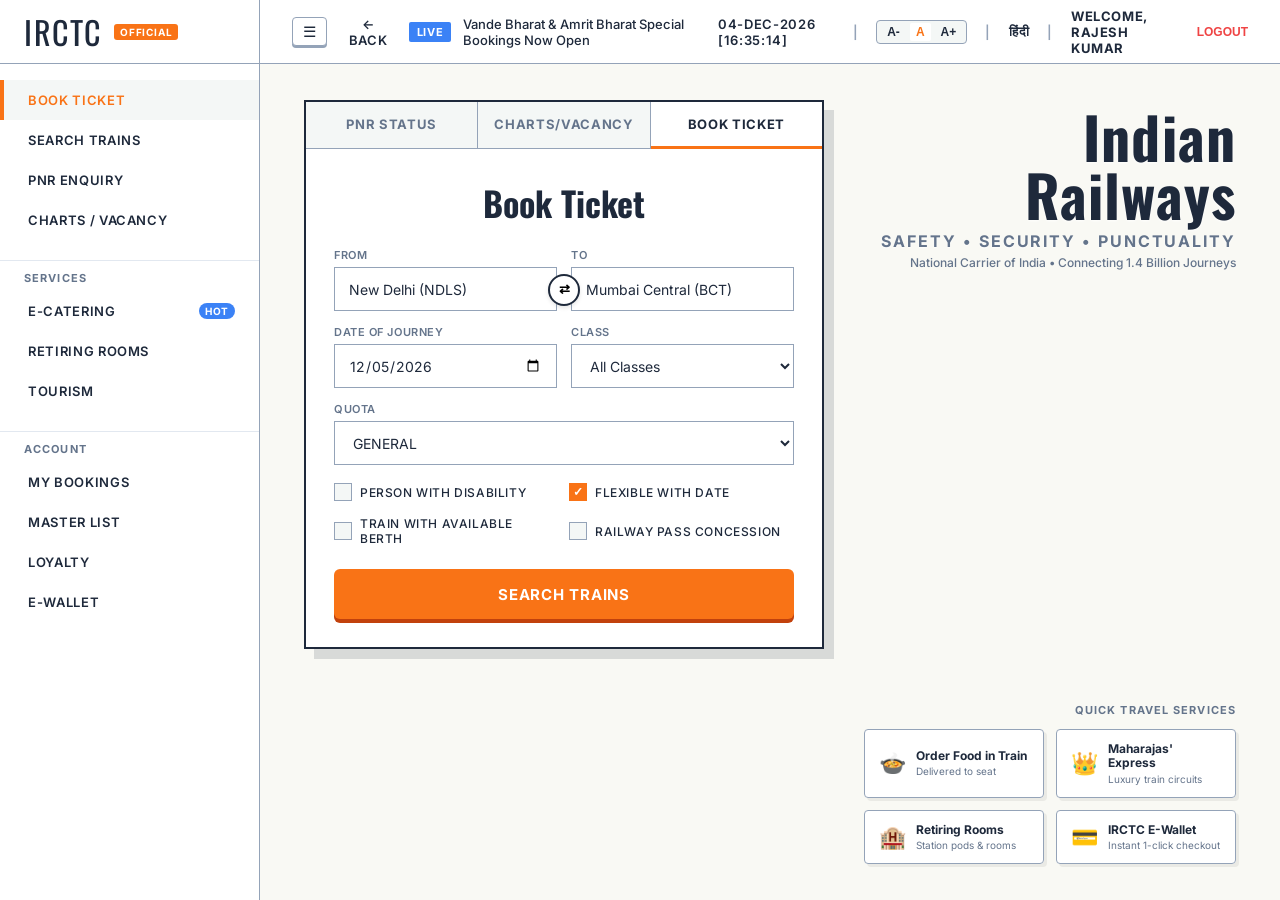
<file: index.html>
<!DOCTYPE html>
<html lang="en">
<head>
    <meta charset="UTF-8">
    <meta name="viewport" content="width=device-width, initial-scale=1.0">
    <title>IRCTC - Indian Railway Catering and Tourism Corporation</title>
    <link href="https://fonts.googleapis.com/css2?family=Inter:wght@400;500;600;700&family=Oswald:wght@500;700&display=swap" rel="stylesheet">
    <link rel="stylesheet" href="shared.css">
    <style>
        /* Content Area */
        .content-area { 
            flex-grow: 1; 
            overflow-y: auto; 
            position: relative; 
            min-height: 0;
            display: flex;
            flex-direction: column;
        }

        .bg-image { 
            position: absolute; 
            inset: 0; 
            background-image: url('https://commons.wikimedia.org/wiki/Special:FilePath/Vande_Bharat_Express_at_maximum_speed.jpg'); 
            background-size: cover; 
            background-position: center right; 
            background-blend-mode: multiply; 
            background-color: rgba(250, 246, 242, 0.45); 
            z-index: 0; 
            filter: grayscale(10%) sepia(10%); 
        }

        /* Two-Column Structured Dashboard (No Overlaps) */
        .dashboard-container {
            position: relative;
            z-index: 2;
            display: flex;
            justify-content: space-between;
            align-items: stretch;
            gap: 40px;
            padding: 36px 44px;
            flex-grow: 1;
        }

        .dashboard-left {
            width: 520px;
            max-width: 100%;
            flex-shrink: 0;
        }

        .dashboard-right {
            flex-grow: 1;
            display: flex;
            flex-direction: column;
            justify-content: space-between;
            align-items: flex-end;
            text-align: right;
            min-width: 320px;
        }

        /* Swiss Styled Widget */
        .widget { 
            width: 100%; 
            background: var(--surface); 
            border: 2px solid var(--ink); 
            box-shadow: 10px 10px 0 rgba(30, 41, 59, 0.15); 
        }

        .widget-tabs { 
            display: flex; 
            border-bottom: 1px solid var(--line-strong); 
            background: var(--paper); 
        }

        .tab { 
            flex: 1; 
            padding: 14px 10px; 
            text-align: center; 
            font-size: 13px; 
            font-weight: 700; 
            color: var(--ink-muted); 
            text-transform: uppercase; 
            cursor: pointer; 
            border-right: 1px solid var(--line-strong); 
            letter-spacing: 0.05em; 
            transition: all 0.15s; 
        }

        .tab:last-child { border-right: none; }
        .tab:hover { color: var(--ink); background: #ebf0ee; }
        .tab.active { background: var(--surface); color: var(--ink); border-bottom: 3px solid var(--accent-blush); margin-bottom: -1px; }
        
        .widget-body { padding: 28px; }
        .widget-title { font-family: var(--font-script); font-size: 34px; margin-bottom: 20px; text-align: center; color: var(--ink); }
        
        .form-grid { display: grid; grid-template-columns: 1fr 1fr; gap: 14px; margin-bottom: 14px; }
        .input-group { position: relative; }
        .input-group.full { grid-column: 1 / -1; }
        label { display: block; font-size: 11px; color: var(--ink-muted); margin-bottom: 5px; text-transform: uppercase; letter-spacing: 0.05em; font-weight: 600; }
        input[type="text"], input[type="date"], select { width: 100%; height: 44px; border: 1px solid var(--line-strong); background: var(--surface); padding: 0 14px; font-family: var(--font-grotesque); font-size: 14px; color: var(--ink); outline: none; border-radius: 0; transition: border-color 0.15s; }
        input:focus, select:focus { border-color: var(--accent-blush); }
        
        .swap-btn { position: absolute; top: 50%; left: 50%; transform: translate(-50%, -50%); width: 32px; height: 32px; background: var(--surface); border: 2px solid var(--ink); display: flex; align-items: center; justify-content: center; cursor: pointer; z-index: 5; margin-top: 10px; font-weight: bold; border-radius: 50%; box-shadow: 0 2px 4px rgba(0,0,0,0.1); transition: transform 0.2s, background 0.15s; }
        .swap-btn:hover { background: var(--paper); transform: translate(-50%, -50%) rotate(180deg); }
        
        .checkbox-group { display: grid; grid-template-columns: 1fr 1fr; gap: 10px; margin: 18px 0; }
        .checkbox-label { display: flex; align-items: center; gap: 8px; font-size: 12px; color: var(--ink); font-weight: 500; cursor: pointer; }
        input[type="checkbox"] { appearance: none; width: 18px; height: 18px; border: 1px solid var(--line-strong); background: var(--paper); cursor: pointer; display: inline-grid; place-content: center; }
        input[type="checkbox"]:checked { background: var(--accent-blush); border-color: var(--accent-blush); }
        input[type="checkbox"]:checked::before { content: "✓"; color: white; font-size: 12px; font-weight: bold; }

        .btn-search { width: 100%; height: 50px; background: var(--accent-blush); color: var(--surface); border: none; border-radius: 6px; font-family: var(--font-grotesque); font-weight: 700; font-size: 15px; text-transform: uppercase; letter-spacing: 0.05em; cursor: pointer; box-shadow: 0 4px 0 #C2410C; transform: translateY(0); transition: transform 0.1s, box-shadow 0.1s, background-color 0.15s; }
        .btn-search:hover { transform: translateY(2px); box-shadow: 0 2px 0 #C2410C; background-color: var(--accent-blush-hover); }
        .btn-search:active { transform: translateY(4px); box-shadow: 0 0 0 #C2410C; }

        /* Right Hero Section */
        .hero-brand {
            padding: 8px 0;
        }

        .hero-title { 
            font-family: var(--font-script); 
            font-size: clamp(40px, 4.5vw, 68px); 
            color: var(--ink); 
            line-height: 1; 
            letter-spacing: 0.02em; 
            text-shadow: 0 1px 3px rgba(255, 255, 255, 0.9);
        }

        .hero-tagline { 
            font-size: 16px; 
            color: var(--ink-muted); 
            letter-spacing: 0.12em; 
            margin-top: 8px; 
            text-transform: uppercase; 
            font-weight: 700; 
            text-shadow: 0 1px 2px rgba(255, 255, 255, 0.9);
        }

        .hero-meta {
            font-size: 12px;
            color: var(--ink-muted);
            margin-top: 4px;
            font-weight: 500;
        }

        /* Quick Feature Cards Grid */
        .quick-services-section {
            width: 100%;
            max-width: 480px;
            margin-top: 32px;
        }

        .services-label {
            font-size: 11px;
            font-weight: 700;
            color: var(--ink-muted);
            text-transform: uppercase;
            letter-spacing: 0.1em;
            margin-bottom: 12px;
            text-align: right;
        }

        .services-grid {
            display: grid;
            grid-template-columns: 1fr 1fr;
            gap: 12px;
        }

        .service-card {
            background: rgba(255, 255, 255, 0.96);
            backdrop-filter: blur(4px);
            border: 1px solid var(--line-strong);
            padding: 12px 14px;
            text-decoration: none;
            color: var(--ink);
            display: flex;
            align-items: center;
            gap: 10px;
            box-shadow: 3px 3px 0 rgba(0,0,0,0.06);
            transition: all 0.15s ease;
            text-align: left;
            border-radius: 4px;
        }

        .service-card:hover {
            transform: translateY(-2px);
            box-shadow: 4px 5px 0 rgba(0,0,0,0.1);
            border-color: var(--accent-blush);
        }

        .service-card-icon {
            font-size: 22px;
            flex-shrink: 0;
        }

        .service-card-title {
            font-size: 12px;
            font-weight: 700;
            line-height: 1.2;
            color: var(--ink);
        }

        .service-card-desc {
            font-size: 10px;
            color: var(--ink-muted);
            margin-top: 2px;
        }

        /* Responsive Breakpoints */
        @media (max-width: 1120px) {
            .dashboard-container {
                flex-direction: column;
                align-items: center;
                gap: 32px;
                padding: 24px 20px;
            }
            .dashboard-left {
                width: 100%;
                max-width: 520px;
            }
            .dashboard-right {
                align-items: center;
                text-align: center;
                width: 100%;
            }
            .services-label {
                text-align: center;
            }
        }
    </style>
</head>
<body>
    <!-- Sidebar Navigation -->
    <aside class="sidebar" id="main-sidebar">
        <a href="index.html" class="sidebar-logo">
            IRCTC <span class="badge-ir">OFFICIAL</span>
        </a>
        <ul class="nav-menu">
            <li><a href="index.html" class="nav-item active">Book Ticket</a></li>
            <li><a href="trains.html" class="nav-item">Search Trains</a></li>
            <li><a href="profile.html" class="nav-item">PNR Enquiry</a></li>
            <li><a href="charts.html" class="nav-item">Charts / Vacancy</a></li>
            
            <li class="nav-section"><div class="nav-label">Services</div></li>
            <li><a href="ecatering.html" class="nav-item">E-Catering <span class="nav-badge">HOT</span></a></li>
            <li><a href="rooms.html" class="nav-item">Retiring Rooms</a></li>
            <li><a href="places.html" class="nav-item">Tourism</a></li>
            
            <li class="nav-section"><div class="nav-label">Account</div></li>
            <li><a href="profile.html" class="nav-item">My Bookings</a></li>
            <li><a href="master_list.html" class="nav-item">Master List</a></li>
            <li><a href="loyalty.html" class="nav-item">Loyalty</a></li>
            <li><a href="wallet.html" class="nav-item">E-Wallet</a></li>
        </ul>
    </aside>

    <!-- Main Content Wrapper -->
    <main class="main-wrapper">
        <!-- Topbar -->
        <header class="topbar">
            <div class="topbar-left">
                <button class="btn-sidebar-toggle" onclick="toggleSidebar()" title="Toggle Navigation Sidebar">☰</button>
                <button class="btn-back" onclick="history.back()">← Back</button>
                <div class="ticker">
                    <span class="ticker-badge">Live</span>
                    <span>Vande Bharat & Amrit Bharat Special Bookings Now Open</span>
                </div>
            </div>
            
            <div class="top-links">
                <span id="live-clock">18-Oct-2026 [14:49:04]</span>
                <span style="color: var(--line-strong);">|</span>
                
                <div class="font-size-ctrl">
                    <button title="Decrease font size" onclick="IRCTC.setFontSize('13px')">A-</button>
                    <button title="Default font size" onclick="IRCTC.setFontSize('14px')" class="active">A</button>
                    <button title="Increase font size" onclick="IRCTC.setFontSize('16px')">A+</button>
                </div>
                
                <span style="color: var(--line-strong);">|</span>
                <a href="javascript:void(0)" onclick="toggleLanguageNotice()">हिंदी</a>
                <span style="color: var(--line-strong);">|</span>

                <div id="header-user-slot"></div>
            </div>
        </header>

        <!-- Content Area -->
        <div class="content-area">
            <div class="bg-image"></div>
            
            <div class="dashboard-container">
                <!-- Left Column: The Booking Widget -->
                <div class="dashboard-left">
                    <div class="widget">
                        <div class="widget-tabs">
                            <div class="tab" id="tab-pnr" onclick="switchWidgetTab('pnr')">PNR Status</div>
                            <div class="tab" id="tab-charts" onclick="window.location.href='charts.html'">Charts/Vacancy</div>
                            <div class="tab active" id="tab-book" onclick="switchWidgetTab('book')">Book Ticket</div>
                        </div>
                        
                        <!-- Book Ticket Panel -->
                        <div class="widget-body" id="panel-book">
                            <h2 class="widget-title">Book Ticket</h2>
                            
                            <div class="form-grid" style="position: relative;">
                                <div class="input-group">
                                    <label for="from-station">From</label>
                                    <input type="text" id="from-station" data-station-search="true" value="New Delhi (NDLS)" placeholder="Station Name or Code" autocomplete="off">
                                </div>
                                <div class="input-group">
                                    <label for="to-station">To</label>
                                    <input type="text" id="to-station" data-station-search="true" value="Mumbai Central (BCT)" placeholder="Station Name or Code" autocomplete="off">
                                </div>
                                <button type="button" class="swap-btn" title="Swap Stations" onclick="swapStations()">⇄</button>
                            </div>
                            
                            <div class="form-grid">
                                <div class="input-group">
                                    <label for="journey-date">Date of Journey</label>
                                    <input type="date" id="journey-date">
                                </div>
                                <div class="input-group">
                                    <label for="journey-class">Class</label>
                                    <select id="journey-class">
                                        <option value="ALL">All Classes</option>
                                        <option value="1A">AC First Class (1A)</option>
                                        <option value="2A">AC 2 Tier (2A)</option>
                                        <option value="3A">AC 3 Tier (3A)</option>
                                        <option value="EC">Exec. Chair Car (EC)</option>
                                        <option value="CC">AC Chair Car (CC)</option>
                                        <option value="SL">Sleeper (SL)</option>
                                    </select>
                                </div>
                            </div>

                            <div class="input-group full">
                                <label for="journey-quota">Quota</label>
                                <select id="journey-quota">
                                    <option value="GENERAL">GENERAL</option>
                                    <option value="TATKAL">TATKAL</option>
                                    <option value="LADIES">LADIES</option>
                                    <option value="SENIOR CITIZEN">SENIOR CITIZEN</option>
                                    <option value="PREMIUM TATKAL">PREMIUM TATKAL</option>
                                </select>
                            </div>

                            <div class="checkbox-group">
                                <label class="checkbox-label"><input type="checkbox" id="chk-pwd"> Person With Disability</label>
                                <label class="checkbox-label"><input type="checkbox" id="chk-flexible" checked> Flexible With Date</label>
                                <label class="checkbox-label"><input type="checkbox" id="chk-avail"> Train with Available Berth</label>
                                <label class="checkbox-label"><input type="checkbox" id="chk-pass"> Railway Pass Concession</label>
                            </div>

                            <button class="btn-search" onclick="executeSearch()">Search Trains</button>
                        </div>

                        <!-- PNR Status Quick Tab -->
                        <div class="widget-body" id="panel-pnr" style="display: none;">
                            <h2 class="widget-title">Quick PNR Enquiry</h2>
                            <p style="font-size: 13px; color: var(--ink-muted); margin-bottom: 20px; text-align: center;">Enter your 10-digit Passenger Name Record (PNR) number to check current live status.</p>
                            
                            <div class="input-group full" style="margin-bottom: 20px;">
                                <label for="quick-pnr-input">10-Digit PNR Number</label>
                                <input type="text" id="quick-pnr-input" maxlength="10" placeholder="e.g. 8472910472 or 2938471625" style="font-family: monospace; font-size: 18px; letter-spacing: 0.15em;">
                            </div>

                            <button class="btn-search" onclick="checkQuickPnr()">Check Status</button>

                            <div style="margin-top: 20px; border-top: 1px solid var(--line); padding-top: 14px;">
                                <span style="font-size: 11px; text-transform: uppercase; color: var(--ink-muted); font-weight: 700;">Demo PNRs:</span>
                                <div style="display: flex; gap: 8px; margin-top: 8px;">
                                    <button type="button" class="btn-secondary" style="font-size: 11px; padding: 6px 12px;" onclick="document.getElementById('quick-pnr-input').value='8472910472'">8472910472 (CNF)</button>
                                    <button type="button" class="btn-secondary" style="font-size: 11px; padding: 6px 12px;" onclick="document.getElementById('quick-pnr-input').value='2938471625'">2938471625 (WL)</button>
                                </div>
                            </div>
                        </div>
                    </div>
                </div>

                <!-- Right Column: Hero Brand & Quick Travel Services Grid -->
                <div class="dashboard-right">
                    <div class="hero-brand">
                        <h1 class="hero-title">Indian Railways</h1>
                        <p class="hero-tagline">Safety &bull; Security &bull; Punctuality</p>
                        <div class="hero-meta">National Carrier of India &bull; Connecting 1.4 Billion Journeys</div>
                    </div>

                    <div class="quick-services-section">
                        <div class="services-label">Quick Travel Services</div>
                        <div class="services-grid">
                            <a href="ecatering.html" class="service-card">
                                <span class="service-card-icon">🍲</span>
                                <div>
                                    <div class="service-card-title">Order Food in Train</div>
                                    <div class="service-card-desc">Delivered to seat</div>
                                </div>
                            </a>
                            <a href="places.html" class="service-card">
                                <span class="service-card-icon">👑</span>
                                <div>
                                    <div class="service-card-title">Maharajas' Express</div>
                                    <div class="service-card-desc">Luxury train circuits</div>
                                </div>
                            </a>
                            <a href="rooms.html" class="service-card">
                                <span class="service-card-icon">🏨</span>
                                <div>
                                    <div class="service-card-title">Retiring Rooms</div>
                                    <div class="service-card-desc">Station pods & rooms</div>
                                </div>
                            </a>
                            <a href="wallet.html" class="service-card">
                                <span class="service-card-icon">💳</span>
                                <div>
                                    <div class="service-card-title">IRCTC E-Wallet</div>
                                    <div class="service-card-desc">Instant 1-click checkout</div>
                                </div>
                            </a>
                        </div>
                    </div>
                </div>
            </div>
        </div>
    </main>

    <script src="shared.js"></script>
    <script>
        // Set default journey date to tomorrow
        const tomorrow = new Date();
        tomorrow.setDate(tomorrow.getDate() + 1);
        const yyyy = tomorrow.getFullYear();
        const mm = String(tomorrow.getMonth() + 1).padStart(2, '0');
        const dd = String(tomorrow.getDate()).padStart(2, '0');
        document.getElementById("journey-date").value = `${yyyy}-${mm}-${dd}`;
        document.getElementById("journey-date").min = new Date().toISOString().split("T")[0];

        function toggleSidebar() {
            if (window.innerWidth <= 860) {
                document.body.classList.toggle('sidebar-open');
            } else {
                document.body.classList.toggle('sidebar-collapsed');
            }
        }

        function swapStations() {
            const from = document.getElementById("from-station");
            const to = document.getElementById("to-station");
            const temp = from.value;
            from.value = to.value;
            to.value = temp;
            IRCTC.showToast("Stations swapped", "info");
        }

        function switchWidgetTab(tabName) {
            document.querySelectorAll(".widget-tabs .tab").forEach(t => t.classList.remove("active"));
            if (tabName === 'book') {
                document.getElementById("tab-book").classList.add("active");
                document.getElementById("panel-book").style.display = "block";
                document.getElementById("panel-pnr").style.display = "none";
            } else if (tabName === 'pnr') {
                document.getElementById("tab-pnr").classList.add("active");
                document.getElementById("panel-book").style.display = "none";
                document.getElementById("panel-pnr").style.display = "block";
            }
        }

        function checkQuickPnr() {
            const pnr = document.getElementById("quick-pnr-input").value.trim();
            if (!pnr || pnr.length !== 10) {
                IRCTC.showToast("Please enter a valid 10-digit PNR number", "error");
                return;
            }
            window.location.href = `profile.html?pnr=${encodeURIComponent(pnr)}`;
        }

        function executeSearch() {
            const from = document.getElementById("from-station").value.trim();
            const to = document.getElementById("to-station").value.trim();
            const date = document.getElementById("journey-date").value;
            const trainClass = document.getElementById("journey-class").value;
            const quota = document.getElementById("journey-quota").value;
            const availableOnly = document.getElementById("chk-avail").checked;

            if (!from || !to) {
                IRCTC.showToast("Please specify both Origin and Destination stations", "error");
                return;
            }

            if (from.toLowerCase() === to.toLowerCase()) {
                IRCTC.showToast("Origin and Destination stations cannot be the same", "error");
                return;
            }

            const searchParams = new URLSearchParams({
                from: from,
                to: to,
                date: date,
                class: trainClass,
                quota: quota,
                availableOnly: availableOnly
            });

            // Store in sessionStorage for seamless cross-page sync
            sessionStorage.setItem("irctc_active_search", JSON.stringify({
                from, to, date, trainClass, quota, availableOnly
            }));

            IRCTC.showToast("Searching available trains...", "info");
            setTimeout(() => {
                window.location.href = `trains.html?${searchParams.toString()}`;
            }, 300);
        }

        function toggleLanguageNotice() {
            IRCTC.showToast("हिंदी भाषा सहायता सक्रिय है। (Hindi language active)", "info");
        }
    </script>
</body>
</html>
</file>
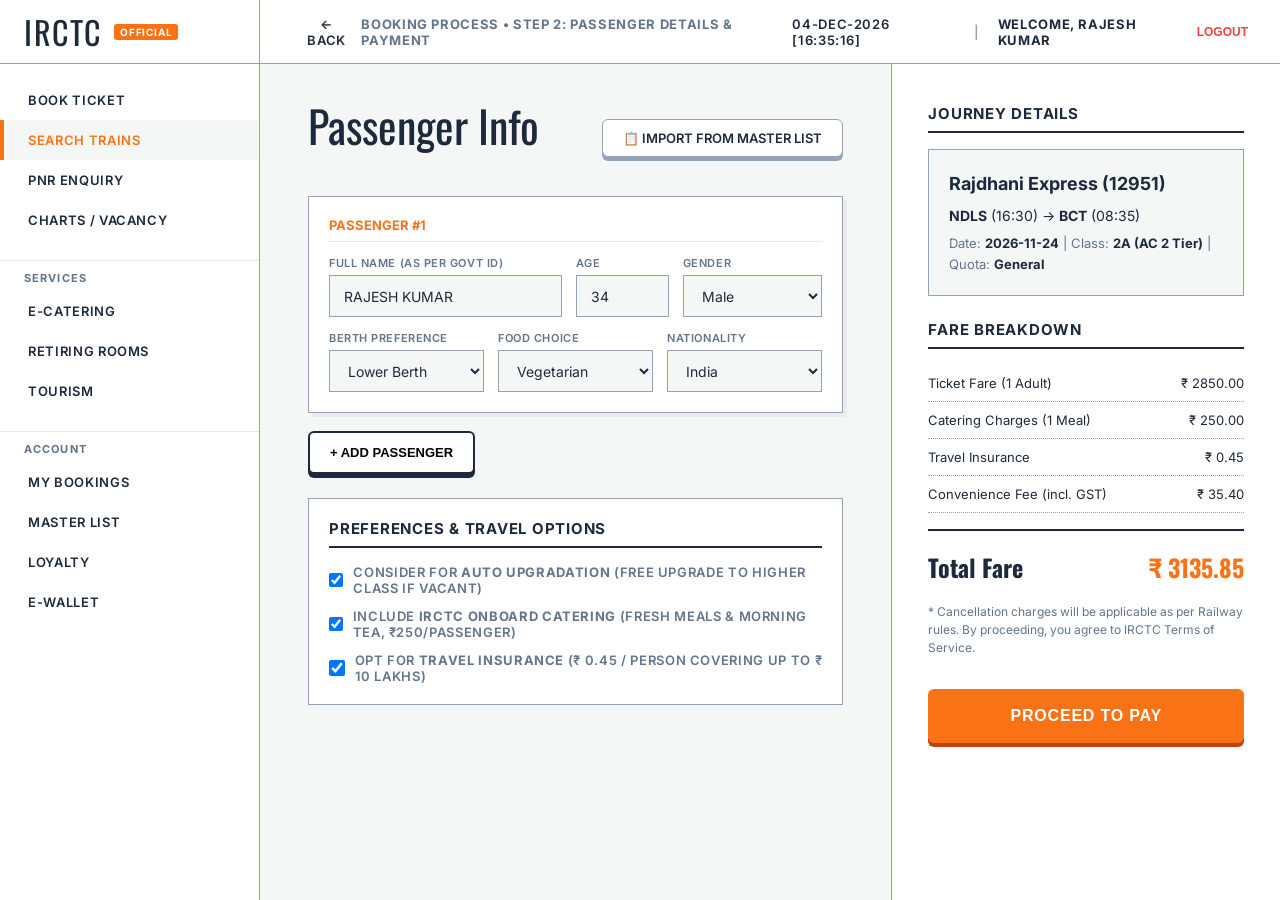
<file: booking.html>
<!DOCTYPE html>
<html lang="en">
<head>
    <meta charset="UTF-8">
    <meta name="viewport" content="width=device-width, initial-scale=1.0">
    <title>IRCTC - Passenger Details & Booking</title>
    <link href="https://fonts.googleapis.com/css2?family=Inter:wght@400;500;600;700&family=Oswald:wght@500;700&display=swap" rel="stylesheet">
    <link rel="stylesheet" href="shared.css">
    <style>
        /* Split Content Area */
        .content-area { flex-grow: 1; overflow-y: auto; display: flex; }
        .main-col { width: 62%; padding: 40px 48px; border-right: 1px solid var(--line-strong); background: var(--paper); overflow-y: auto; }
        .side-col { width: 38%; padding: 40px 36px; background: var(--surface); overflow-y: auto; }
        
        h1 { font-family: var(--font-script); font-size: 44px; font-weight: normal; margin-bottom: 24px; line-height: 1; }
        h2 { font-size: 15px; font-weight: 700; margin-bottom: 16px; border-bottom: 2px solid var(--ink); padding-bottom: 8px; text-transform: uppercase; letter-spacing: 0.05em; }
        
        .header-actions { display: flex; justify-content: space-between; align-items: center; margin-bottom: 24px; }
        
        /* Passenger Cards */
        .passenger-card { border: 1px solid var(--line-strong); padding: 20px; margin-bottom: 18px; background: var(--surface); box-shadow: 4px 4px 0 rgba(51, 48, 59, 0.05); position: relative; }
        .passenger-card-header { display: flex; justify-content: space-between; align-items: center; margin-bottom: 14px; border-bottom: 1px solid var(--line); padding-bottom: 8px; }
        .passenger-num { font-weight: 700; font-size: 13px; text-transform: uppercase; color: var(--accent-blush); }
        
        .form-row { display: grid; grid-template-columns: 2.5fr 1fr 1.5fr; gap: 14px; margin-bottom: 14px; }
        .form-row-2 { display: grid; grid-template-columns: 1fr 1fr 1fr; gap: 14px; }
        
        label { display: block; font-size: 11px; color: var(--ink-muted); margin-bottom: 5px; text-transform: uppercase; letter-spacing: 0.05em; font-weight: 600; }
        input[type="text"], input[type="number"], select { width: 100%; height: 42px; border: 1px solid var(--line-strong); background: var(--paper); padding: 0 14px; font-family: var(--font-grotesque); font-size: 14px; color: var(--ink); outline: none; }
        input:focus, select:focus { border-color: var(--accent-blush); background: var(--surface); }
        
        .btn-delete-p { background: transparent; border: none; color: var(--accent-red); cursor: pointer; font-size: 12px; font-weight: 700; text-transform: uppercase; }
        .btn-delete-p:hover { text-decoration: underline; }

        .btn-outline { background: var(--surface); border: 2px solid var(--ink); border-radius: 6px; font-size: 13px; font-weight: 700; text-transform: uppercase; padding: 12px 20px; cursor: pointer; box-shadow: 0 4px 0 var(--ink); transform: translateY(0); transition: transform 0.1s, box-shadow 0.1s; display: inline-flex; align-items: center; gap: 8px; }
        .btn-outline:hover { transform: translateY(2px); box-shadow: 0 2px 0 var(--ink); }
        .btn-outline:active { transform: translateY(4px); box-shadow: 0 0 0 var(--ink); }

        /* Preferences Box */
        .pref-box { background: var(--surface); border: 1px solid var(--line-strong); padding: 20px; margin-top: 24px; }
        .pref-item { display: flex; align-items: center; gap: 10px; margin-bottom: 12px; font-size: 13px; cursor: pointer; }
        .pref-item:last-child { margin-bottom: 0; }
        
        /* Summary Panel */
        .train-summary-card { font-size: 14px; line-height: 1.6; margin-bottom: 24px; padding: 20px; background: var(--paper); border: 1px solid var(--line-strong); }
        .train-summary-name { font-size: 18px; font-weight: 700; margin-bottom: 6px; color: var(--ink); }
        
        .summary-item { display: flex; justify-content: space-between; padding: 10px 0; border-bottom: 1px dotted var(--line-strong); font-size: 13px; }
        .summary-total { display: flex; justify-content: space-between; padding: 18px 0; font-size: 24px; font-weight: 700; border-top: 2px solid var(--ink); margin-top: 16px; font-family: var(--font-script); }
        
        .btn-pay { width: 100%; height: 54px; background: var(--accent-blush); color: var(--surface); border: none; border-radius: 6px; font-size: 16px; font-weight: 700; text-transform: uppercase; letter-spacing: 0.05em; cursor: pointer; box-shadow: 0 4px 0 #C2410C; transform: translateY(0); transition: transform 0.1s, box-shadow 0.1s, background-color 0.15s; margin-top: 16px; }
        .btn-pay:hover { transform: translateY(2px); box-shadow: 0 2px 0 #C2410C; background-color: var(--accent-blush-hover); }
        .btn-pay:active { transform: translateY(4px); box-shadow: 0 0 0 #C2410C; }

        /* Payment Gateway Modal Styles */
        .pay-tabs { display: flex; gap: 8px; border-bottom: 1px solid var(--line-strong); margin-bottom: 20px; }
        .pay-tab { padding: 10px 16px; cursor: pointer; font-size: 13px; font-weight: 700; border-bottom: 3px solid transparent; text-transform: uppercase; }
        .pay-tab.active { border-bottom-color: var(--accent-blush); color: var(--accent-blush); }
        .pay-view { display: none; }
        .pay-view.active { display: block; }
    </style>
</head>
<body>
    <aside class="sidebar">
        <a href="index.html" class="sidebar-logo">
            IRCTC <span class="badge-ir">OFFICIAL</span>
        </a>
        <ul class="nav-menu">
            <li><a href="index.html" class="nav-item">Book Ticket</a></li>
            <li><a href="trains.html" class="nav-item active">Search Trains</a></li>
            <li><a href="profile.html" class="nav-item">PNR Enquiry</a></li>
            <li><a href="charts.html" class="nav-item">Charts / Vacancy</a></li>
            
            <li class="nav-section"><div class="nav-label">Services</div></li>
            <li><a href="ecatering.html" class="nav-item">E-Catering</a></li>
            <li><a href="rooms.html" class="nav-item">Retiring Rooms</a></li>
            <li><a href="places.html" class="nav-item">Tourism</a></li>
            
            <li class="nav-section"><div class="nav-label">Account</div></li>
            <li><a href="profile.html" class="nav-item">My Bookings</a></li>
            <li><a href="master_list.html" class="nav-item">Master List</a></li>
            <li><a href="loyalty.html" class="nav-item">Loyalty</a></li>
            <li><a href="wallet.html" class="nav-item">E-Wallet</a></li>
        </ul>
    </aside>

    <main class="main-wrapper">
        <header class="topbar">
            <button class="btn-back" onclick="history.back()">← Back</button>
            <div style="font-size: 13px; font-weight: 700; text-transform: uppercase; letter-spacing: 0.05em; color: var(--ink-muted);">
                Booking Process &bull; Step 2: Passenger Details & Payment
            </div>
            <div class="top-links">
                <span id="live-clock">18-Oct-2026 [14:49:04]</span>
                <span style="color: var(--line-strong);">|</span>
                <div id="header-user-slot"></div>
            </div>
        </header>

        <div class="content-area">
            <!-- Left Main Column: Passenger Input -->
            <div class="main-col">
                <div class="header-actions">
                    <h1>Passenger Info</h1>
                    <button class="btn-secondary" onclick="openMasterListPicker()">
                        📋 Import From Master List
                    </button>
                </div>
                
                <div id="passengers-container">
                    <!-- Populated dynamically -->
                </div>
                
                <div style="display: flex; gap: 12px; margin-top: 16px;">
                    <button class="btn-outline" onclick="addPassengerCard()">+ Add Passenger</button>
                </div>

                <!-- Journey Preferences -->
                <div class="pref-box">
                    <h2>Preferences & Travel Options</h2>
                    <label class="pref-item">
                        <input type="checkbox" id="pref-auto-upgrade" checked style="width:18px; height:18px;">
                        <span>Consider for <strong>Auto Upgradation</strong> (Free upgrade to higher class if vacant)</span>
                    </label>
                    <label class="pref-item">
                        <input type="checkbox" id="pref-catering" checked onchange="updateFareCalculations()" style="width:18px; height:18px;">
                        <span>Include <strong>IRCTC Onboard Catering</strong> (Fresh Meals & Morning Tea, ₹250/passenger)</span>
                    </label>
                    <label class="pref-item">
                        <input type="checkbox" id="pref-insurance" checked onchange="updateFareCalculations()" style="width:18px; height:18px;">
                        <span>Opt for <strong>Travel Insurance</strong> (₹ 0.45 / person covering up to ₹ 10 Lakhs)</span>
                    </label>
                </div>
            </div>
            
            <!-- Right Side Column: Journey & Fare Summary -->
            <div class="side-col">
                <h2>Journey Details</h2>
                <div class="train-summary-card">
                    <div class="train-summary-name" id="sum-train-name">Rajdhani Express (12951)</div>
                    <div>
                        <strong id="sum-from">NDLS</strong> (<span id="sum-dep">16:30</span>) → 
                        <strong id="sum-to">BCT</strong> (<span id="sum-arr">08:35</span>)
                    </div>
                    <div style="margin-top: 6px; color: var(--ink-muted); font-size: 13px;">
                        Date: <strong id="sum-date" style="color:var(--ink);">24 Nov 2026</strong> | 
                        Class: <strong id="sum-class" style="color:var(--ink);">2A</strong> | 
                        Quota: <strong id="sum-quota" style="color:var(--ink);">General</strong>
                    </div>
                </div>
                
                <h2>Fare Breakdown</h2>
                <div class="summary-item">
                    <span id="fare-base-label">Ticket Fare (1 Adult)</span>
                    <span id="fare-base-val">₹ 2,850.00</span>
                </div>
                <div class="summary-item" id="row-catering">
                    <span id="fare-catering-label">Catering Charges (1 Meal)</span>
                    <span id="fare-catering-val">₹ 250.00</span>
                </div>
                <div class="summary-item" id="row-insurance">
                    <span>Travel Insurance</span>
                    <span id="fare-insurance-val">₹ 0.45</span>
                </div>
                <div class="summary-item">
                    <span>Convenience Fee (incl. GST)</span>
                    <span>₹ 35.40</span>
                </div>
                
                <div class="summary-total">
                    <span>Total Fare</span>
                    <span id="fare-total-val" style="color:var(--accent-blush);">₹ 3,135.85</span>
                </div>

                <div style="font-size: 12px; color: var(--ink-muted); line-height: 1.5; margin-bottom: 16px;">
                    * Cancellation charges will be applicable as per Railway rules. By proceeding, you agree to IRCTC Terms of Service.
                </div>
                
                <button class="btn-pay" onclick="openPaymentGateway()">Proceed to Pay</button>
            </div>
        </div>
    </main>

    <!-- Master List Selection Modal -->
    <div id="master-picker-modal" class="modal-overlay">
        <div class="modal-box">
            <div class="modal-header">
                <div class="modal-title">Select from Master List</div>
                <button class="modal-close" onclick="IRCTC.closeModal('master-picker-modal')">×</button>
            </div>
            <div class="modal-body" id="master-picker-list">
                <!-- Injected via JS -->
            </div>
            <div class="modal-footer">
                <button class="btn-secondary" onclick="IRCTC.closeModal('master-picker-modal')">Cancel</button>
            </div>
        </div>
    </div>

    <!-- Payment Gateway Modal -->
    <div id="payment-modal" class="modal-overlay">
        <div class="modal-box wide">
            <div class="modal-header">
                <div class="modal-title">IRCTC Payment Gateway</div>
                <button class="modal-close" onclick="IRCTC.closeModal('payment-modal')">×</button>
            </div>
            <div class="modal-body">
                <div style="background: var(--paper); padding: 14px 18px; border: 1px solid var(--line-strong); margin-bottom: 20px; display: flex; justify-content: space-between; align-items: center;">
                    <div>
                        <span style="font-size: 12px; text-transform: uppercase; color: var(--ink-muted); font-weight: 700;">Amount Payable</span>
                        <div style="font-family: var(--font-script); font-size: 28px; color: var(--accent-blush);" id="modal-pay-amount">₹ 3,135.85</div>
                    </div>
                    <div style="text-align: right; font-size: 13px;">
                        <span id="modal-pay-train">Rajdhani Express (12951)</span><br>
                        <strong id="modal-pay-pax">1 Passenger</strong>
                    </div>
                </div>

                <div class="pay-tabs">
                    <div class="pay-tab active" onclick="switchPayTab('wallet')">IRCTC E-Wallet</div>
                    <div class="pay-tab" onclick="switchPayTab('loyalty')">SBI Loyalty Points</div>
                    <div class="pay-tab" onclick="switchPayTab('upi')">BHIM UPI / QR</div>
                    <div class="pay-tab" onclick="switchPayTab('card')">Credit / Debit Card</div>
                </div>

                <!-- Pay View: IRCTC Wallet -->
                <div class="pay-view active" id="pay-view-wallet">
                    <div style="border: 1px solid var(--line-strong); padding: 20px; background: var(--surface);">
                        <div style="display: flex; justify-content: space-between; align-items: center; margin-bottom: 16px;">
                            <div>
                                <h3 style="font-size: 16px; font-weight: 700;">IRCTC E-Wallet Account</h3>
                                <p style="color: var(--ink-muted); font-size: 13px;">Instant booking confirmation without gateway redirects</p>
                            </div>
                            <div style="text-align: right;">
                                <div style="font-size: 11px; text-transform: uppercase; color: var(--ink-muted); font-weight: 700;">Available Balance</div>
                                <div style="font-size: 20px; font-weight: 700; color: var(--accent-sage);" id="pay-wallet-balance">₹ 4,500.00</div>
                            </div>
                        </div>
                        <button class="btn-primary" style="width: 100%;" onclick="confirmPayment('E-Wallet')">Pay with E-Wallet</button>
                    </div>
                </div>

                <!-- Pay View: Loyalty Points -->
                <div class="pay-view" id="pay-view-loyalty">
                    <div style="border: 1px solid var(--line-strong); padding: 20px; background: var(--surface);">
                        <h3 style="font-size: 16px; font-weight: 700; margin-bottom: 6px;">SBI Railway Co-branded Card</h3>
                        <div style="margin-bottom: 16px; font-size: 13px; color: var(--ink-muted);">
                            Available Points: <strong style="color:var(--ink);" id="pay-loyalty-pts">12,450 Points</strong> (Worth ₹ 3,112.50)
                        </div>
                        <p style="font-size: 13px; margin-bottom: 16px;">Redeem your accumulated railway loyalty points for this journey ticket.</p>
                        <button class="btn-primary" style="width: 100%;" onclick="confirmPayment('Loyalty Points')">Redeem Points & Book</button>
                    </div>
                </div>

                <!-- Pay View: UPI -->
                <div class="pay-view" id="pay-view-upi">
                    <div style="text-align: center; padding: 20px; border: 1px solid var(--line-strong);">
                        <div style="width: 160px; height: 160px; margin: 0 auto 16px auto; background: #fff; border: 2px dashed var(--line-strong); display: flex; align-items: center; justify-content: center; font-family: monospace; font-size: 12px; flex-direction: column; gap: 8px;">
                            <span style="font-size: 48px;">📱</span>
                            <span>SCAN TO PAY</span>
                        </div>
                        <p style="font-size: 13px; color: var(--ink-muted); margin-bottom: 16px;">Scan with Google Pay, PhonePe, Paytm or BHIM UPI</p>
                        <button class="btn-primary" style="width: 100%; max-width: 320px;" onclick="confirmPayment('BHIM UPI')">Simulate UPI Payment Success</button>
                    </div>
                </div>

                <!-- Pay View: Card -->
                <div class="pay-view" id="pay-view-card">
                    <div style="border: 1px solid var(--line-strong); padding: 20px;">
                        <div class="form-group">
                            <label>Card Number</label>
                            <input type="text" placeholder="XXXX XXXX XXXX 4012" value="4532 8920 1823 4012">
                        </div>
                        <div class="form-row-2">
                            <div>
                                <label>Expiry Date</label>
                                <input type="text" placeholder="MM/YY" value="12/28">
                            </div>
                            <div>
                                <label>CVV</label>
                                <input type="password" placeholder="123" value="892">
                            </div>
                            <div>
                                <label>Cardholder Name</label>
                                <input type="text" value="RAJESH KUMAR">
                            </div>
                        </div>
                        <button class="btn-primary" style="width: 100%; margin-top: 16px;" onclick="confirmPayment('Credit/Debit Card')">Pay Now</button>
                    </div>
                </div>
            </div>
            <div class="modal-footer">
                <button class="btn-secondary" onclick="IRCTC.closeModal('payment-modal')">Cancel Transaction</button>
            </div>
        </div>
    </div>

    <script src="shared.js"></script>
    <script>
        // Retrieve booking context or set realistic fallback
        const savedCtx = JSON.parse(sessionStorage.getItem("irctc_pending_booking") || "null");
        
        const bookingData = savedCtx || {
            trainNumber: "12951",
            trainName: "Rajdhani Express",
            from: "New Delhi (NDLS)",
            fromCode: "NDLS",
            to: "Mumbai Central (BCT)",
            toCode: "BCT",
            depTime: "16:30",
            arrTime: "08:35",
            journeyDate: "2026-11-24",
            classCode: "2A",
            className: "AC 2 Tier",
            farePerAdult: 2850,
            quota: "General",
            status: "Confirmed"
        };

        // Populate side summary
        document.getElementById("sum-train-name").textContent = `${bookingData.trainName} (${bookingData.trainNumber})`;
        document.getElementById("sum-from").textContent = bookingData.fromCode;
        document.getElementById("sum-to").textContent = bookingData.toCode;
        document.getElementById("sum-dep").textContent = bookingData.depTime;
        document.getElementById("sum-arr").textContent = bookingData.arrTime;
        document.getElementById("sum-date").textContent = bookingData.journeyDate;
        document.getElementById("sum-class").textContent = `${bookingData.classCode} (${bookingData.className})`;
        document.getElementById("sum-quota").textContent = bookingData.quota;

        // Dynamic Passengers Management
        let passengers = [
            { name: "RAJESH KUMAR", age: 34, gender: "Male", berth: "Lower", food: "Veg", nationality: "India" }
        ];

        function renderPassengers() {
            const container = document.getElementById("passengers-container");
            container.innerHTML = passengers.map((p, idx) => `
                <div class="passenger-card" id="p-card-${idx}">
                    <div class="passenger-card-header">
                        <span class="passenger-num">Passenger #${idx + 1}</span>
                        ${passengers.length > 1 ? `<button class="btn-delete-p" onclick="removePassenger(${idx})">✕ Remove</button>` : ''}
                    </div>
                    
                    <div class="form-row">
                        <div>
                            <label>Full Name (as per Govt ID)</label>
                            <input type="text" placeholder="Full Name" value="${p.name || ''}" oninput="updatePassengerField(${idx}, 'name', this.value)">
                        </div>
                        <div>
                            <label>Age</label>
                            <input type="number" min="1" max="120" placeholder="Age" value="${p.age || ''}" oninput="updatePassengerField(${idx}, 'age', this.value)">
                        </div>
                        <div>
                            <label>Gender</label>
                            <select onchange="updatePassengerField(${idx}, 'gender', this.value)">
                                <option value="Male" ${p.gender === 'Male' ? 'selected' : ''}>Male</option>
                                <option value="Female" ${p.gender === 'Female' ? 'selected' : ''}>Female</option>
                                <option value="Transgender" ${p.gender === 'Transgender' ? 'selected' : ''}>Transgender</option>
                            </select>
                        </div>
                    </div>
                    
                    <div class="form-row-2">
                        <div>
                            <label>Berth Preference</label>
                            <select onchange="updatePassengerField(${idx}, 'berth', this.value)">
                                <option value="No Preference" ${p.berth === 'No Preference' ? 'selected' : ''}>No Preference</option>
                                <option value="Lower" ${p.berth === 'Lower' ? 'selected' : ''}>Lower Berth</option>
                                <option value="Middle" ${p.berth === 'Middle' ? 'selected' : ''}>Middle Berth</option>
                                <option value="Upper" ${p.berth === 'Upper' ? 'selected' : ''}>Upper Berth</option>
                                <option value="Side Lower" ${p.berth === 'Side Lower' ? 'selected' : ''}>Side Lower</option>
                                <option value="Side Upper" ${p.berth === 'Side Upper' ? 'selected' : ''}>Side Upper</option>
                            </select>
                        </div>
                        <div>
                            <label>Food Choice</label>
                            <select onchange="updatePassengerField(${idx}, 'food', this.value)">
                                <option value="Veg" ${p.food === 'Veg' ? 'selected' : ''}>Vegetarian</option>
                                <option value="Non-Veg" ${p.food === 'Non-Veg' ? 'selected' : ''}>Non-Vegetarian</option>
                                <option value="Jain Meal" ${p.food === 'Jain Meal' ? 'selected' : ''}>Jain Meal</option>
                                <option value="No Food" ${p.food === 'No Food' ? 'selected' : ''}>No Food</option>
                            </select>
                        </div>
                        <div>
                            <label>Nationality</label>
                            <select onchange="updatePassengerField(${idx}, 'nationality', this.value)">
                                <option value="India">India</option>
                                <option value="NRI">NRI / Foreign National</option>
                            </select>
                        </div>
                    </div>
                </div>
            `).join("");

            updateFareCalculations();
        }

        function updatePassengerField(idx, field, val) {
            if (passengers[idx]) {
                passengers[idx][field] = val;
            }
        }

        function addPassengerCard() {
            if (passengers.length >= 6) {
                IRCTC.showToast("Maximum 6 passengers allowed per ticket booking", "error");
                return;
            }
            passengers.push({
                name: "",
                age: "",
                gender: "Male",
                berth: "No Preference",
                food: "Veg",
                nationality: "India"
            });
            renderPassengers();
        }

        function removePassenger(idx) {
            if (passengers.length > 1) {
                passengers.splice(idx, 1);
                renderPassengers();
            }
        }

        // Fare Calculations
        let calculatedTotalFare = 0;

        function updateFareCalculations() {
            const count = passengers.length;
            const basePerAdult = bookingData.farePerAdult || 2850;
            const ticketFare = basePerAdult * count;

            const cateringOpted = document.getElementById("pref-catering").checked;
            const cateringFare = cateringOpted ? (250 * count) : 0;
            document.getElementById("row-catering").style.display = cateringOpted ? "flex" : "none";

            const insuranceOpted = document.getElementById("pref-insurance").checked;
            const insuranceFare = insuranceOpted ? (0.45 * count) : 0;
            document.getElementById("row-insurance").style.display = insuranceOpted ? "flex" : "none";

            const convenienceFee = 35.40;
            calculatedTotalFare = ticketFare + cateringFare + insuranceFare + convenienceFee;

            document.getElementById("fare-base-label").textContent = `Ticket Fare (${count} Adult${count > 1 ? 's' : ''})`;
            document.getElementById("fare-base-val").textContent = `₹ ${ticketFare.toFixed(2)}`;
            document.getElementById("fare-catering-label").textContent = `Catering Charges (${count} Meal${count > 1 ? 's' : ''})`;
            document.getElementById("fare-catering-val").textContent = `₹ ${cateringFare.toFixed(2)}`;
            document.getElementById("fare-insurance-val").textContent = `₹ ${insuranceFare.toFixed(2)}`;
            document.getElementById("fare-total-val").textContent = `₹ ${calculatedTotalFare.toFixed(2)}`;
        }

        // Master List Picker
        function openMasterListPicker() {
            const list = IRCTC.getMasterList();
            const container = document.getElementById("master-picker-list");
            if (list.length === 0) {
                container.innerHTML = `<p style="color:var(--ink-muted); padding:20px 0;">No saved passengers in Master List. You can add them from the Master List tab.</p>`;
            } else {
                container.innerHTML = `
                    <p style="font-size:13px; color:var(--ink-muted); margin-bottom:16px;">Click on a passenger to append them to your journey:</p>
                    <div style="display:flex; flex-direction:column; gap:10px;">
                        ${list.map(p => `
                            <div style="border:1px solid var(--line-strong); padding:12px 16px; background:var(--paper); display:flex; justify-content:space-between; align-items:center; cursor:pointer;" onclick="selectMasterPassenger('${p.id}')">
                                <div>
                                    <strong>${p.name}</strong> (${p.age} yrs, ${p.gender})
                                    <div style="font-size:11px; color:var(--ink-muted);">${p.idType}: ${p.idNumber || 'Verified'} | Berth: ${p.berthPreference || 'No Preference'}</div>
                                </div>
                                <button class="btn-secondary" style="font-size:11px; padding:6px 12px;">+ Select</button>
                            </div>
                        `).join("")}
                    </div>
                `;
            }
            IRCTC.openModal("master-picker-modal");
        }

        function selectMasterPassenger(id) {
            const list = IRCTC.getMasterList();
            const p = list.find(item => item.id === id);
            if (!p) return;

            // Check if first passenger is empty
            if (passengers.length === 1 && !passengers[0].name) {
                passengers[0] = {
                    name: p.name,
                    age: p.age,
                    gender: p.gender,
                    berth: p.berthPreference || "No Preference",
                    food: "Veg",
                    nationality: "India"
                };
            } else {
                if (passengers.length >= 6) {
                    IRCTC.showToast("Maximum 6 passengers allowed", "error");
                    return;
                }
                passengers.push({
                    name: p.name,
                    age: p.age,
                    gender: p.gender,
                    berth: p.berthPreference || "No Preference",
                    food: "Veg",
                    nationality: "India"
                });
            }

            IRCTC.closeModal("master-picker-modal");
            IRCTC.showToast(`Added ${p.name} from Master List`, "success");
            renderPassengers();
        }

        // Payment Gateway Logic
        function openPaymentGateway() {
            // Validation
            for (let i = 0; i < passengers.length; i++) {
                if (!passengers[i].name || passengers[i].name.trim() === "") {
                    IRCTC.showToast(`Please enter passenger name for Passenger #${i+1}`, "error");
                    return;
                }
                if (!passengers[i].age || isNaN(passengers[i].age) || passengers[i].age <= 0) {
                    IRCTC.showToast(`Please enter a valid age for Passenger #${i+1}`, "error");
                    return;
                }
            }

            const wallet = IRCTC.getWallet();
            const loyalty = IRCTC.getLoyalty();

            document.getElementById("modal-pay-amount").textContent = `₹ ${calculatedTotalFare.toFixed(2)}`;
            document.getElementById("modal-pay-train").textContent = `${bookingData.trainName} (${bookingData.trainNumber})`;
            document.getElementById("modal-pay-pax").textContent = `${passengers.length} Passenger${passengers.length > 1 ? 's' : ''}`;
            document.getElementById("pay-wallet-balance").textContent = `₹ ${wallet.balance.toFixed(2)}`;
            document.getElementById("pay-loyalty-pts").textContent = `${loyalty.points.toLocaleString()} Points`;

            IRCTC.openModal("payment-modal");
        }

        function switchPayTab(tabName) {
            document.querySelectorAll(".pay-tabs .pay-tab").forEach(t => t.classList.remove("active"));
            document.querySelectorAll(".pay-view").forEach(v => v.classList.remove("active"));
            
            event.target.classList.add("active");
            document.getElementById(`pay-view-${tabName}`).classList.add("active");
        }

        function confirmPayment(paymentMode) {
            // Check Wallet funds if selected
            if (paymentMode === "E-Wallet") {
                const w = IRCTC.getWallet();
                if (w.balance < calculatedTotalFare) {
                    IRCTC.showToast("Insufficient E-Wallet balance! Please top up or choose UPI/Card.", "error");
                    return;
                }
                IRCTC.debitWallet(calculatedTotalFare, `Booking Train ${bookingData.trainNumber}`);
            }

            // Assign coach and berth numbers
            const coachPrefix = bookingData.classCode === "1A" ? "H1" : (bookingData.classCode === "2A" ? "A1" : "B2");
            const confirmedPassengers = passengers.map((p, i) => {
                const berthNum = 18 + i * 3;
                return {
                    name: p.name,
                    age: p.age,
                    gender: p.gender,
                    berth: `${berthNum} (${p.berth === 'No Preference' ? 'Lower' : p.berth})`,
                    status: "CNF"
                };
            });

            const newBooking = {
                trainNumber: bookingData.trainNumber,
                trainName: bookingData.trainName,
                from: bookingData.from,
                fromCode: bookingData.fromCode,
                to: bookingData.to,
                toCode: bookingData.toCode,
                depTime: bookingData.depTime,
                arrTime: bookingData.arrTime,
                journeyDate: bookingData.journeyDate,
                formattedDate: bookingData.journeyDate,
                classCode: bookingData.classCode,
                className: bookingData.className,
                quota: bookingData.quota,
                status: "Confirmed",
                coach: coachPrefix,
                totalFare: calculatedTotalFare,
                paymentMode: paymentMode,
                passengers: confirmedPassengers
            };

            const created = IRCTC.createBooking(newBooking);
            IRCTC.closeModal("payment-modal");
            IRCTC.showToast(`Payment of ₹${calculatedTotalFare.toFixed(2)} successful! PNR: ${created.pnr}`, "success");

            setTimeout(() => {
                window.location.href = `profile.html?pnr=${created.pnr}&newBooking=true`;
            }, 800);
        }

        // Initial setup
        renderPassengers();
    </script>
</body>
</html>
</file>
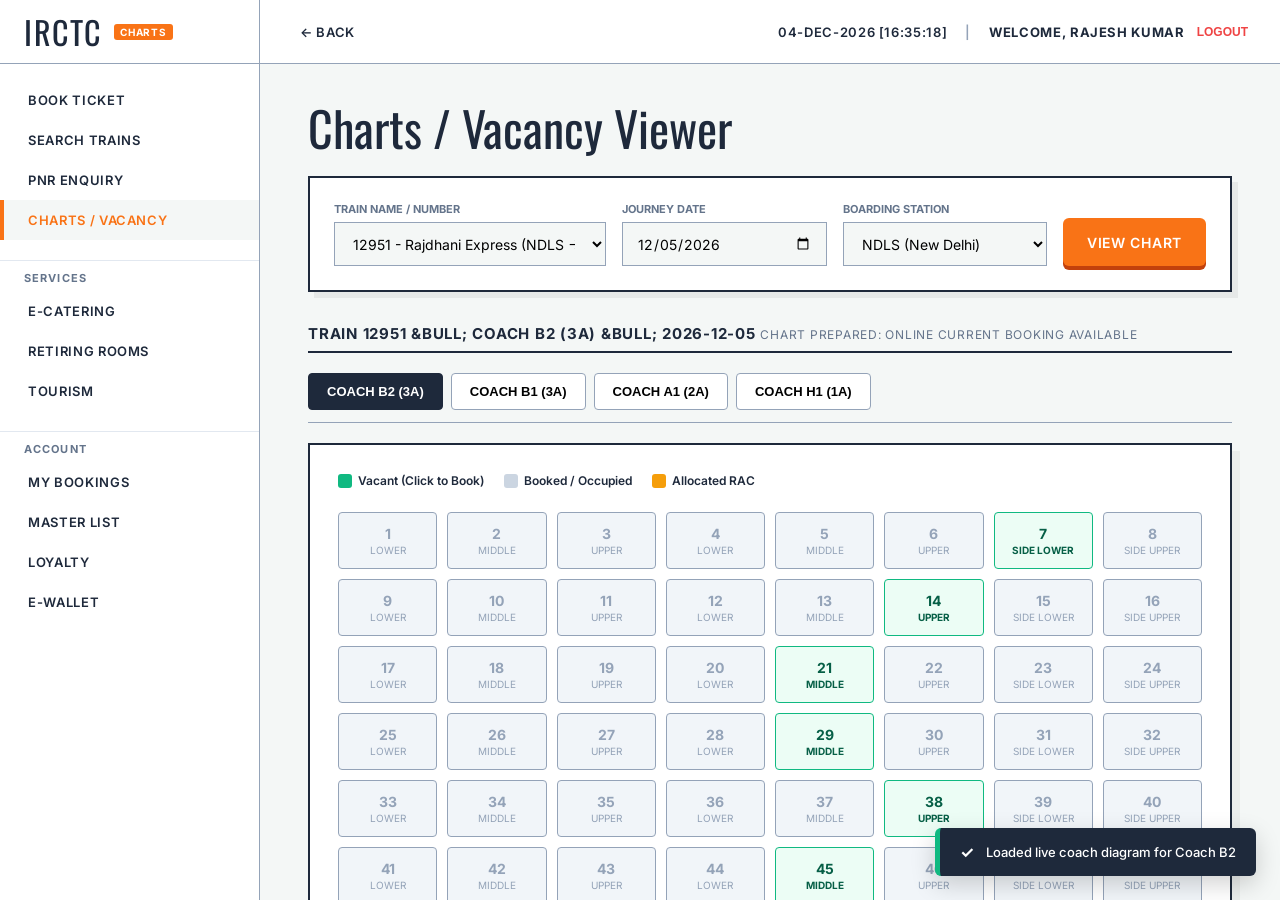
<file: charts.html>
<!DOCTYPE html>
<html lang="en">
<head>
    <meta charset="UTF-8">
    <meta name="viewport" content="width=device-width, initial-scale=1.0">
    <title>IRCTC - Reservation Charts & Vacant Berths</title>
    <link href="https://fonts.googleapis.com/css2?family=Inter:wght@400;500;600;700&family=Oswald:wght@500;700&display=swap" rel="stylesheet">
    <link rel="stylesheet" href="shared.css">
    <style>
        .content-area { flex-grow: 1; overflow-y: auto; padding: 40px 48px; background: var(--paper); }
        h1 { font-family: var(--font-script); font-size: 48px; font-weight: normal; margin-bottom: 24px; line-height: 1; }
        h2 { font-size: 15px; font-weight: 700; margin-bottom: 20px; border-bottom: 2px solid var(--ink); padding-bottom: 8px; text-transform: uppercase; letter-spacing: 0.05em; }

        .chart-query-box { background: var(--surface); border: 2px solid var(--ink); padding: 24px; margin-bottom: 32px; box-shadow: 6px 6px 0 rgba(0,0,0,0.06); }
        .query-grid { display: grid; grid-template-columns: 2fr 1.5fr 1.5fr auto; gap: 16px; align-items: flex-end; }
        label { display: block; font-size: 11px; text-transform: uppercase; font-weight: 700; color: var(--ink-muted); margin-bottom: 6px; }
        input[type="text"], input[type="date"], select { width: 100%; height: 44px; border: 1px solid var(--line-strong); background: var(--paper); padding: 0 14px; font-family: var(--font-grotesque); font-size: 14px; outline: none; }
        input:focus, select:focus { border-color: var(--accent-blush); background: var(--surface); }

        /* Coach Display */
        .coach-bar { display: flex; gap: 8px; overflow-x: auto; padding-bottom: 12px; margin-bottom: 20px; border-bottom: 1px solid var(--line-strong); }
        .coach-pill { padding: 10px 18px; border: 1px solid var(--line-strong); background: var(--surface); font-weight: 700; font-size: 13px; cursor: pointer; text-transform: uppercase; border-radius: 4px; }
        .coach-pill.active { background: var(--ink); color: var(--surface); border-color: var(--ink); }

        .coach-layout-box { background: var(--surface); border: 2px solid var(--ink); padding: 28px; box-shadow: 8px 8px 0 rgba(0,0,0,0.04); }
        .coach-legend { display: flex; gap: 20px; font-size: 12px; margin-bottom: 24px; }
        .legend-item { display: flex; align-items: center; gap: 6px; font-weight: 600; }
        .dot { width: 14px; height: 14px; border-radius: 3px; }
        .dot.vacant { background: var(--accent-sage); }
        .dot.booked { background: #CBD5E1; }
        .dot.rac { background: var(--accent-sand); }

        /* Graphical Berths Grid */
        .berths-grid { display: grid; grid-template-columns: repeat(8, 1fr); gap: 10px; }
        .berth-seat { border: 1px solid var(--line-strong); padding: 12px 6px; text-align: center; border-radius: 4px; font-size: 12px; cursor: pointer; transition: transform 0.1s; }
        .berth-seat:hover { transform: scale(1.04); }
        .berth-seat.vacant { background: #ECFDF5; border-color: var(--accent-sage); color: #065F46; font-weight: 700; }
        .berth-seat.booked { background: #F1F5F9; color: #94A3B8; cursor: not-allowed; }
        .berth-seat.rac { background: #FFFBEB; border-color: var(--accent-sand); color: #92400E; }
        .seat-num { font-size: 14px; font-weight: 700; margin-bottom: 2px; }
        .seat-type { font-size: 10px; text-transform: uppercase; }
    </style>
</head>
<body>
    <aside class="sidebar">
        <a href="index.html" class="sidebar-logo">
            IRCTC <span class="badge-ir">CHARTS</span>
        </a>
        <ul class="nav-menu">
            <li><a href="index.html" class="nav-item">Book Ticket</a></li>
            <li><a href="trains.html" class="nav-item">Search Trains</a></li>
            <li><a href="profile.html" class="nav-item">PNR Enquiry</a></li>
            <li><a href="charts.html" class="nav-item active">Charts / Vacancy</a></li>
            
            <li class="nav-section"><div class="nav-label">Services</div></li>
            <li><a href="ecatering.html" class="nav-item">E-Catering</a></li>
            <li><a href="rooms.html" class="nav-item">Retiring Rooms</a></li>
            <li><a href="places.html" class="nav-item">Tourism</a></li>
            
            <li class="nav-section"><div class="nav-label">Account</div></li>
            <li><a href="profile.html" class="nav-item">My Bookings</a></li>
            <li><a href="master_list.html" class="nav-item">Master List</a></li>
            <li><a href="loyalty.html" class="nav-item">Loyalty</a></li>
            <li><a href="wallet.html" class="nav-item">E-Wallet</a></li>
        </ul>
    </aside>

    <main class="main-wrapper">
        <header class="topbar">
            <button class="btn-back" onclick="history.back()">← Back</button>
            <div class="top-links">
                <span id="live-clock">18-Oct-2026 [14:49:04]</span>
                <span style="color: var(--line-strong);">|</span>
                <div id="header-user-slot"></div>
            </div>
        </header>

        <div class="content-area">
            <h1>Charts / Vacancy Viewer</h1>

            <div class="chart-query-box">
                <div class="query-grid">
                    <div>
                        <label>Train Name / Number</label>
                        <select id="chart-train-select">
                            <option value="12951">12951 - Rajdhani Express (NDLS → BCT)</option>
                            <option value="12953">12953 - August Kranti Rajdhani (NZM → BCT)</option>
                            <option value="12009">12009 - Shatabdi Express (BCT → ADI)</option>
                            <option value="22436">22436 - Vande Bharat Express (NDLS → BSB)</option>
                        </select>
                    </div>
                    <div>
                        <label>Journey Date</label>
                        <input type="date" id="chart-date">
                    </div>
                    <div>
                        <label>Boarding Station</label>
                        <select id="chart-station">
                            <option>NDLS (New Delhi)</option>
                            <option>BCT (Mumbai Central)</option>
                            <option>NZM (Hazrat Nizamuddin)</option>
                        </select>
                    </div>
                    <button class="btn-primary" onclick="loadCoachChart()">View Chart</button>
                </div>
            </div>

            <div id="chart-results-section" style="display: none;">
                <h2>
                    <span id="chart-train-heading">Coach Layout & Vacant Berths</span>
                    <span style="font-size:12px; font-weight:normal; color:var(--ink-muted);">Chart Prepared: Online Current Booking Available</span>
                </h2>

                <div class="coach-bar">
                    <button class="coach-pill active" onclick="switchCoach('B2', '3A', this)">Coach B2 (3A)</button>
                    <button class="coach-pill" onclick="switchCoach('B1', '3A', this)">Coach B1 (3A)</button>
                    <button class="coach-pill" onclick="switchCoach('A1', '2A', this)">Coach A1 (2A)</button>
                    <button class="coach-pill" onclick="switchCoach('H1', '1A', this)">Coach H1 (1A)</button>
                </div>

                <div class="coach-layout-box">
                    <div class="coach-legend">
                        <div class="legend-item"><div class="dot vacant"></div> Vacant (Click to Book)</div>
                        <div class="legend-item"><div class="dot booked"></div> Booked / Occupied</div>
                        <div class="legend-item"><div class="dot rac"></div> Allocated RAC</div>
                    </div>

                    <div class="berths-grid" id="berths-grid-container">
                        <!-- Populated dynamically -->
                    </div>
                </div>
            </div>
        </div>
    </main>

    <script src="shared.js"></script>
    <script>
        const tmrw = new Date();
        tmrw.setDate(tmrw.getDate() + 1);
        document.getElementById("chart-date").value = tmrw.toISOString().split("T")[0];

        let activeCoach = "B2";
        let activeClass = "3A";

        function loadCoachChart() {
            const trainNum = document.getElementById("chart-train-select").value;
            const date = document.getElementById("chart-date").value;
            document.getElementById("chart-train-heading").textContent = `Train ${trainNum} &bull; Coach ${activeCoach} (${activeClass}) &bull; ${date}`;
            document.getElementById("chart-results-section").style.display = "block";
            renderBerths();
            IRCTC.showToast(`Loaded live coach diagram for Coach ${activeCoach}`, "success");
        }

        function switchCoach(coach, coachClass, btn) {
            activeCoach = coach;
            activeClass = coachClass;
            document.querySelectorAll(".coach-bar .coach-pill").forEach(p => p.classList.remove("active"));
            btn.classList.add("active");
            loadCoachChart();
        }

        function renderBerths() {
            const container = document.getElementById("berths-grid-container");
            const berthTypes = ["Lower", "Middle", "Upper", "Lower", "Middle", "Upper", "Side Lower", "Side Upper"];
            
            let html = "";
            for (let i = 1; i <= 64; i++) {
                const bType = berthTypes[(i - 1) % 8];
                // Simulated vacancy pattern: seats 7, 14, 21, 29, 38, 45, 52 are vacant
                const isVacant = [7, 14, 21, 29, 38, 45, 52].includes(i);
                const isRac = [63, 64].includes(i);
                const statusClass = isVacant ? "vacant" : (isRac ? "rac" : "booked");

                html += `
                    <div class="berth-seat ${statusClass}" onclick="handleSeatClick(${i}, '${bType}', ${isVacant})">
                        <div class="seat-num">${i}</div>
                        <div class="seat-type">${bType}</div>
                    </div>
                `;
            }
            container.innerHTML = html;
        }

        function handleSeatClick(seatNum, berthType, isVacant) {
            if (isVacant) {
                if (confirm(`Berth #${seatNum} (${berthType}) is VACANT! Would you like to proceed to booking with this berth allocated?`)) {
                    sessionStorage.setItem("irctc_pending_booking", JSON.stringify({
                        trainNumber: document.getElementById("chart-train-select").value,
                        trainName: "Rajdhani Express",
                        from: "New Delhi (NDLS)",
                        fromCode: "NDLS",
                        to: "Mumbai Central (BCT)",
                        toCode: "BCT",
                        depTime: "16:30",
                        arrTime: "08:35",
                        journeyDate: document.getElementById("chart-date").value,
                        classCode: activeClass,
                        className: activeClass === "3A" ? "AC 3 Tier" : "AC 2 Tier",
                        farePerAdult: activeClass === "3A" ? 1850 : 2850,
                        quota: "Current Booking",
                        status: "Confirmed",
                        coach: activeCoach,
                        allocatedSeat: seatNum
                    }));
                    window.location.href = "booking.html";
                }
            } else {
                IRCTC.showToast(`Berth #${seatNum} is already occupied or allocated.`, "info");
            }
        }

        // Auto load initial chart
        loadCoachChart();
    </script>
</body>
</html>
</file>
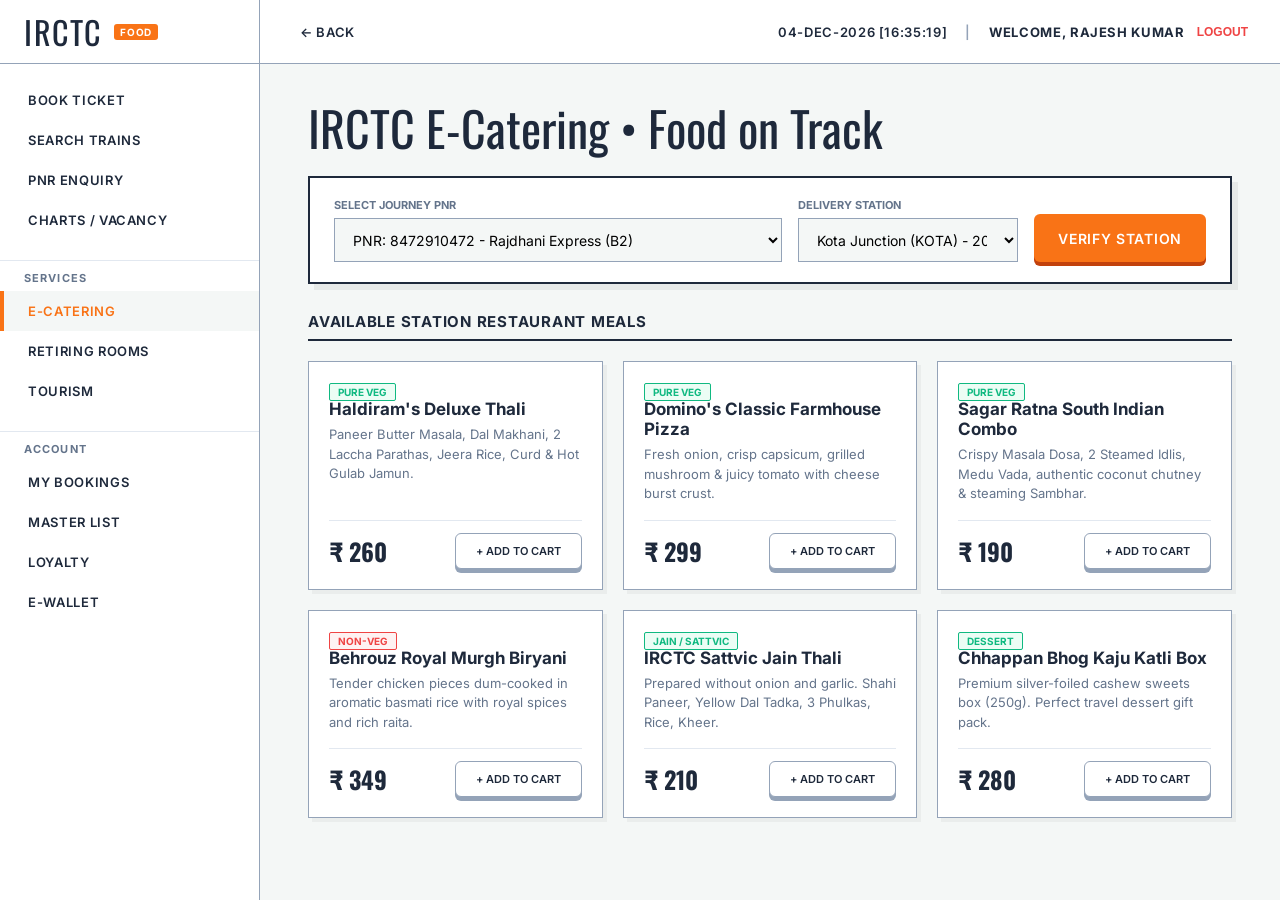
<file: ecatering.html>
<!DOCTYPE html>
<html lang="en">
<head>
    <meta charset="UTF-8">
    <meta name="viewport" content="width=device-width, initial-scale=1.0">
    <title>IRCTC - E-Catering Food on Track</title>
    <link href="https://fonts.googleapis.com/css2?family=Inter:wght@400;500;600;700&family=Oswald:wght@500;700&display=swap" rel="stylesheet">
    <link rel="stylesheet" href="shared.css">
    <style>
        .content-area { flex-grow: 1; overflow-y: auto; padding: 40px 48px; background: var(--paper); }
        h1 { font-family: var(--font-script); font-size: 48px; font-weight: normal; margin-bottom: 24px; line-height: 1; }
        h2 { font-size: 15px; font-weight: 700; margin-bottom: 20px; border-bottom: 2px solid var(--ink); padding-bottom: 8px; text-transform: uppercase; letter-spacing: 0.05em; display: flex; justify-content: space-between; align-items: center; }

        .pnr-box { background: var(--surface); border: 2px solid var(--ink); padding: 20px 24px; margin-bottom: 28px; box-shadow: 6px 6px 0 rgba(0,0,0,0.06); display: flex; gap: 16px; align-items: flex-end; }
        .pnr-box input, .pnr-box select { height: 44px; border: 1px solid var(--line-strong); background: var(--paper); padding: 0 14px; font-family: var(--font-grotesque); font-size: 14px; outline: none; }
        
        .food-grid { display: grid; grid-template-columns: repeat(3, 1fr); gap: 20px; }
        .food-card { background: var(--surface); border: 1px solid var(--line-strong); padding: 20px; display: flex; flex-direction: column; justify-content: space-between; box-shadow: 4px 4px 0 rgba(0,0,0,0.04); transition: transform 0.15s; }
        .food-card:hover { transform: translateY(-2px); border-color: var(--ink); }
        .food-badge { font-size: 10px; font-weight: 700; text-transform: uppercase; padding: 2px 8px; border-radius: 2px; align-self: flex-start; margin-bottom: 10px; }
        .food-badge.veg { background: #ECFDF5; color: var(--accent-sage); border: 1px solid var(--accent-sage); }
        .food-badge.nonveg { background: #FEF2F2; color: var(--accent-red); border: 1px solid var(--accent-red); }
        .food-title { font-size: 17px; font-weight: 700; margin-bottom: 6px; }
        .food-desc { font-size: 13px; color: var(--ink-muted); margin-bottom: 16px; line-height: 1.5; }
        .food-footer { display: flex; justify-content: space-between; align-items: center; border-top: 1px solid var(--line); padding-top: 12px; }
        .food-price { font-family: var(--font-script); font-size: 24px; font-weight: 700; color: var(--ink); }

        /* Floating Cart Bar */
        .cart-bar { position: fixed; bottom: 24px; left: 300px; right: 48px; background: var(--ink); color: white; padding: 16px 24px; display: flex; justify-content: space-between; align-items: center; border-radius: 8px; box-shadow: 0 10px 25px rgba(0,0,0,0.25); z-index: 50; }
    </style>
</head>
<body>
    <aside class="sidebar">
        <a href="index.html" class="sidebar-logo">
            IRCTC <span class="badge-ir">FOOD</span>
        </a>
        <ul class="nav-menu">
            <li><a href="index.html" class="nav-item">Book Ticket</a></li>
            <li><a href="trains.html" class="nav-item">Search Trains</a></li>
            <li><a href="profile.html" class="nav-item">PNR Enquiry</a></li>
            <li><a href="charts.html" class="nav-item">Charts / Vacancy</a></li>
            
            <li class="nav-section"><div class="nav-label">Services</div></li>
            <li><a href="ecatering.html" class="nav-item active">E-Catering</a></li>
            <li><a href="rooms.html" class="nav-item">Retiring Rooms</a></li>
            <li><a href="places.html" class="nav-item">Tourism</a></li>
            
            <li class="nav-section"><div class="nav-label">Account</div></li>
            <li><a href="profile.html" class="nav-item">My Bookings</a></li>
            <li><a href="master_list.html" class="nav-item">Master List</a></li>
            <li><a href="loyalty.html" class="nav-item">Loyalty</a></li>
            <li><a href="wallet.html" class="nav-item">E-Wallet</a></li>
        </ul>
    </aside>

    <main class="main-wrapper">
        <header class="topbar">
            <button class="btn-back" onclick="history.back()">← Back</button>
            <div class="top-links">
                <span id="live-clock">18-Oct-2026 [14:49:04]</span>
                <span style="color: var(--line-strong);">|</span>
                <div id="header-user-slot"></div>
            </div>
        </header>

        <div class="content-area">
            <h1>IRCTC E-Catering &bull; Food on Track</h1>
            
            <div class="pnr-box">
                <div style="flex-grow: 1;">
                    <label style="display:block; font-size:11px; font-weight:700; text-transform:uppercase; color:var(--ink-muted); margin-bottom:6px;">Select Journey PNR</label>
                    <select id="catering-pnr-select" style="width:100%;" onchange="onPnrChange()">
                        <!-- Loaded dynamically -->
                    </select>
                </div>
                <div style="width: 220px;">
                    <label style="display:block; font-size:11px; font-weight:700; text-transform:uppercase; color:var(--ink-muted); margin-bottom:6px;">Delivery Station</label>
                    <select id="catering-station-select" style="width:100%;">
                        <option>Kota Junction (KOTA) - 20:45</option>
                        <option>Vadodara (BRC) - 03:15</option>
                        <option>Surat (ST) - 05:25</option>
                    </select>
                </div>
                <button class="btn-primary" onclick="IRCTC.showToast('Updated delivery timetable for journey', 'info')">Verify Station</button>
            </div>

            <h2>Available Station Restaurant Meals</h2>
            
            <div class="food-grid">
                <!-- Meal 1 -->
                <div class="food-card">
                    <div>
                        <span class="food-badge veg">Pure Veg</span>
                        <div class="food-title">Haldiram's Deluxe Thali</div>
                        <div class="food-desc">Paneer Butter Masala, Dal Makhani, 2 Laccha Parathas, Jeera Rice, Curd & Hot Gulab Jamun.</div>
                    </div>
                    <div class="food-footer">
                        <span class="food-price">₹ 260</span>
                        <button class="btn-secondary" style="font-size:11px;" onclick="addToCart('Haldiram Deluxe Thali', 260)">+ Add to Cart</button>
                    </div>
                </div>

                <!-- Meal 2 -->
                <div class="food-card">
                    <div>
                        <span class="food-badge veg">Pure Veg</span>
                        <div class="food-title">Domino's Classic Farmhouse Pizza</div>
                        <div class="food-desc">Fresh onion, crisp capsicum, grilled mushroom & juicy tomato with cheese burst crust.</div>
                    </div>
                    <div class="food-footer">
                        <span class="food-price">₹ 299</span>
                        <button class="btn-secondary" style="font-size:11px;" onclick="addToCart('Domino\'s Farmhouse Pizza', 299)">+ Add to Cart</button>
                    </div>
                </div>

                <!-- Meal 3 -->
                <div class="food-card">
                    <div>
                        <span class="food-badge veg">Pure Veg</span>
                        <div class="food-title">Sagar Ratna South Indian Combo</div>
                        <div class="food-desc">Crispy Masala Dosa, 2 Steamed Idlis, Medu Vada, authentic coconut chutney & steaming Sambhar.</div>
                    </div>
                    <div class="food-footer">
                        <span class="food-price">₹ 190</span>
                        <button class="btn-secondary" style="font-size:11px;" onclick="addToCart('Sagar Ratna South Combo', 190)">+ Add to Cart</button>
                    </div>
                </div>

                <!-- Meal 4 -->
                <div class="food-card">
                    <div>
                        <span class="food-badge nonveg">Non-Veg</span>
                        <div class="food-title">Behrouz Royal Murgh Biryani</div>
                        <div class="food-desc">Tender chicken pieces dum-cooked in aromatic basmati rice with royal spices and rich raita.</div>
                    </div>
                    <div class="food-footer">
                        <span class="food-price">₹ 349</span>
                        <button class="btn-secondary" style="font-size:11px;" onclick="addToCart('Behrouz Murgh Biryani', 349)">+ Add to Cart</button>
                    </div>
                </div>

                <!-- Meal 5 -->
                <div class="food-card">
                    <div>
                        <span class="food-badge veg">Jain / Sattvic</span>
                        <div class="food-title">IRCTC Sattvic Jain Thali</div>
                        <div class="food-desc">Prepared without onion and garlic. Shahi Paneer, Yellow Dal Tadka, 3 Phulkas, Rice, Kheer.</div>
                    </div>
                    <div class="food-footer">
                        <span class="food-price">₹ 210</span>
                        <button class="btn-secondary" style="font-size:11px;" onclick="addToCart('Jain Sattvic Thali', 210)">+ Add to Cart</button>
                    </div>
                </div>

                <!-- Meal 6 -->
                <div class="food-card">
                    <div>
                        <span class="food-badge veg">Dessert</span>
                        <div class="food-title">Chhappan Bhog Kaju Katli Box</div>
                        <div class="food-desc">Premium silver-foiled cashew sweets box (250g). Perfect travel dessert gift pack.</div>
                    </div>
                    <div class="food-footer">
                        <span class="food-price">₹ 280</span>
                        <button class="btn-secondary" style="font-size:11px;" onclick="addToCart('Chhappan Bhog Kaju Katli', 280)">+ Add to Cart</button>
                    </div>
                </div>
            </div>

            <!-- Cart Bar -->
            <div class="cart-bar" id="catering-cart-bar" style="display: none;">
                <div>
                    <strong id="cart-items-text">0 Items Selected</strong>
                    <div style="font-size:12px; color:#cbd5e1;">Delivery to Seat on PNR <span id="cart-pnr-text">8472910472</span></div>
                </div>
                <div style="display: flex; gap: 16px; align-items: center;">
                    <div style="font-family: var(--font-script); font-size: 26px;" id="cart-total-text">₹ 0.00</div>
                    <button class="btn-primary" onclick="checkoutFoodOrder()">Place Order</button>
                </div>
            </div>
        </div>
    </main>

    <script src="shared.js"></script>
    <script>
        let cart = [];

        function loadPnrs() {
            const bookings = IRCTC.getBookings().filter(b => b.status === "Confirmed");
            const select = document.getElementById("catering-pnr-select");
            if (bookings.length === 0) {
                select.innerHTML = `<option value="8472910472">PNR: 8472910472 - Rajdhani Express</option>`;
            } else {
                select.innerHTML = bookings.map(b => `
                    <option value="${b.pnr}">PNR: ${b.pnr} - ${b.trainName} (${b.coach || 'B2'})</option>
                `).join("");
            }
            onPnrChange();
        }

        function onPnrChange() {
            const pnr = document.getElementById("catering-pnr-select").value;
            document.getElementById("cart-pnr-text").textContent = pnr;
        }

        function addToCart(title, price) {
            cart.push({ title, price });
            updateCart();
            IRCTC.showToast(`Added ${title} to meal cart`, "success");
        }

        function updateCart() {
            const bar = document.getElementById("catering-cart-bar");
            if (cart.length === 0) {
                bar.style.display = "none";
                return;
            }
            bar.style.display = "flex";
            const total = cart.reduce((acc, curr) => acc + curr.price, 0);
            document.getElementById("cart-items-text").textContent = `${cart.length} Meal${cart.length > 1 ? 's' : ''} in Cart`;
            document.getElementById("cart-total-text").textContent = `₹ ${total.toFixed(2)}`;
        }

        function checkoutFoodOrder() {
            const total = cart.reduce((acc, curr) => acc + curr.price, 0);
            const pnr = document.getElementById("catering-pnr-select").value;
            const station = document.getElementById("catering-station-select").value;

            if (confirm(`Confirm order of ${cart.length} meals for ₹${total.toFixed(2)} delivered at ${station}?`)) {
                IRCTC.creditLoyaltyPoints(`E-Catering Order (PNR: ${pnr})`, 50);
                IRCTC.showToast(`Order placed! Food will be delivered right to your train seat.`, "success");
                cart = [];
                updateCart();
            }
        }

        // Initialize
        loadPnrs();
    </script>
</body>
</html>
</file>
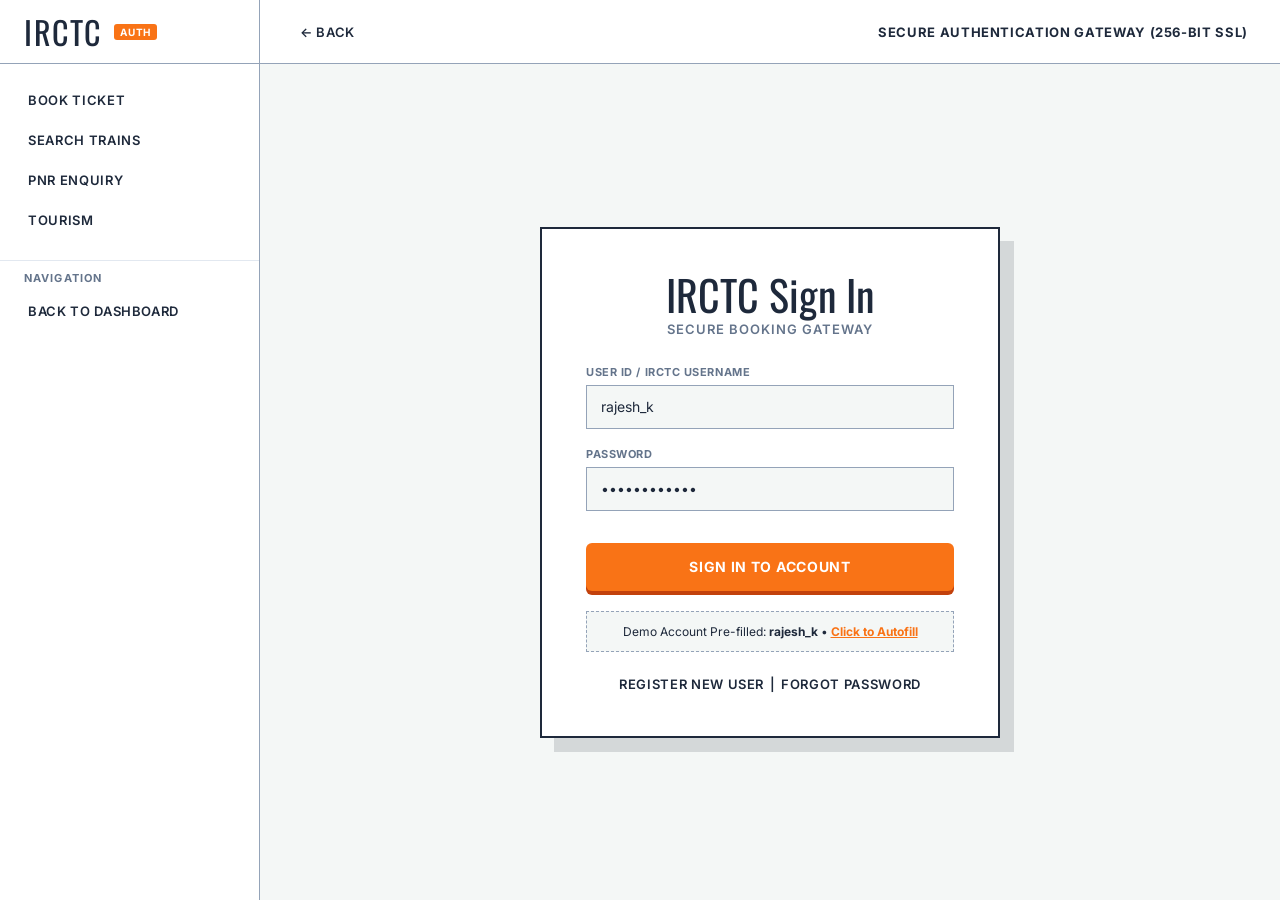
<file: login.html>
<!DOCTYPE html>
<html lang="en">
<head>
    <meta charset="UTF-8">
    <meta name="viewport" content="width=device-width, initial-scale=1.0">
    <title>IRCTC - Authentication & Sign In</title>
    <link href="https://fonts.googleapis.com/css2?family=Inter:wght@400;500;600;700&family=Oswald:wght@500;700&display=swap" rel="stylesheet">
    <link rel="stylesheet" href="shared.css">
    <style>
        /* Login Specific */
        .content-area { flex-grow: 1; position: relative; display: flex; align-items: center; justify-content: center; }
        .bg-image { 
            position: absolute; 
            inset: 0; 
            background-image: url('https://commons.wikimedia.org/wiki/Special:FilePath/Chhatrapati_Shivaji_Terminus,_Mumbai,_India.jpg'); 
            background-size: cover; 
            background-position: center;
            background-blend-mode: overlay; 
            background-color: rgba(244, 247, 246, 0.88); 
            z-index: 0; 
        }
        
        .login-card { 
            position: relative; 
            z-index: 1; 
            background: var(--surface); 
            width: 460px; 
            padding: 44px; 
            border: 2px solid var(--ink); 
            box-shadow: 14px 14px 0 rgba(30, 41, 59, 0.15); 
        }
        
        h1 { font-family: var(--font-script); font-size: 42px; font-weight: normal; margin-bottom: 6px; text-align: center; line-height: 1; }
        .subtitle { text-align: center; color: var(--ink-muted); margin-bottom: 28px; font-size: 13px; text-transform: uppercase; letter-spacing: 0.08em; font-weight: 600; }
        
        .form-group { margin-bottom: 18px; }
        label { display: block; font-size: 11px; color: var(--ink-muted); margin-bottom: 6px; text-transform: uppercase; letter-spacing: 0.05em; font-weight: 700; }
        input[type="text"], input[type="password"], input[type="email"], input[type="tel"] { width: 100%; height: 44px; border: 1px solid var(--line-strong); background: var(--paper); padding: 0 14px; font-family: var(--font-grotesque); font-size: 14px; color: var(--ink); outline: none; border-radius: 0; }
        input:focus { border-color: var(--accent-blush); background: var(--surface); }
        
        .btn-submit { height: 48px; width: 100%; background: var(--accent-blush); color: var(--surface); border: none; border-radius: 6px; font-family: var(--font-grotesque); font-weight: 700; font-size: 14px; letter-spacing: 0.05em; cursor: pointer; text-transform: uppercase; margin-top: 14px; box-shadow: 0 4px 0 #C2410C; transform: translateY(0); transition: transform 0.1s, box-shadow 0.1s, background-color 0.15s; }
        .btn-submit:hover { transform: translateY(2px); box-shadow: 0 2px 0 #C2410C; background-color: var(--accent-blush-hover); }
        .btn-submit:active { transform: translateY(4px); box-shadow: 0 0 0 #C2410C; }
        
        .links { margin-top: 24px; text-align: center; font-size: 13px; font-weight: 600; }
        .links a { color: var(--ink); text-decoration: none; text-transform: uppercase; letter-spacing: 0.05em; }
        .links a:hover { color: var(--accent-blush); text-decoration: underline; }

        .demo-creds {
            margin-top: 20px;
            padding: 12px;
            background: var(--paper);
            border: 1px dashed var(--line-strong);
            font-size: 12px;
            text-align: center;
        }
    </style>
</head>
<body>
    <aside class="sidebar">
        <a href="index.html" class="sidebar-logo">
            IRCTC <span class="badge-ir">AUTH</span>
        </a>
        <ul class="nav-menu">
            <li><a href="index.html" class="nav-item">Book Ticket</a></li>
            <li><a href="trains.html" class="nav-item">Search Trains</a></li>
            <li><a href="profile.html" class="nav-item">PNR Enquiry</a></li>
            <li><a href="places.html" class="nav-item">Tourism</a></li>
            <li class="nav-section"><div class="nav-label">Navigation</div></li>
            <li><a href="index.html" class="nav-item">Back to Dashboard</a></li>
        </ul>
    </aside>

    <main class="main-wrapper">
        <header class="topbar">
            <button class="btn-back" onclick="history.back()">← Back</button>
            <div style="font-size: 13px; font-weight: 700; text-transform: uppercase; letter-spacing: 0.05em; margin-left: auto;">
                Secure Authentication Gateway (256-bit SSL)
            </div>
        </header>

        <div class="content-area">
            <div class="bg-image"></div>
            
            <div class="login-card">
                <h1>IRCTC Sign In</h1>
                <p class="subtitle">Secure Booking Gateway</p>
                
                <form id="login-form" onsubmit="handleLoginSubmit(event)">
                    <div class="form-group">
                        <label for="login-userid">User ID / IRCTC Username</label>
                        <input type="text" id="login-userid" value="rajesh_k" required autocomplete="username">
                    </div>
                    <div class="form-group">
                        <label for="login-password">Password</label>
                        <input type="password" id="login-password" value="••••••••••••" required autocomplete="current-password">
                    </div>
                    <button type="submit" class="btn-submit">Sign In to Account</button>
                </form>
                
                <div class="demo-creds">
                    <span>Demo Account Pre-filled: <strong>rajesh_k</strong></span> &bull; 
                    <a href="javascript:void(0)" onclick="fillDemo()" style="color:var(--accent-blush); font-weight:bold;">Click to Autofill</a>
                </div>

                <div class="links">
                    <a href="javascript:void(0)" onclick="openRegisterModal()">Register New User</a> &nbsp;|&nbsp; 
                    <a href="javascript:void(0)" onclick="openForgotModal()">Forgot Password</a>
                </div>
            </div>
        </div>
    </main>

    <!-- Register Modal -->
    <div id="register-modal" class="modal-overlay">
        <div class="modal-box">
            <div class="modal-header">
                <div class="modal-title">Create IRCTC Account</div>
                <button class="modal-close" onclick="IRCTC.closeModal('register-modal')">×</button>
            </div>
            <div class="modal-body">
                <form id="reg-form" onsubmit="handleRegisterSubmit(event)">
                    <div class="form-group">
                        <label>Preferred Username / User ID</label>
                        <input type="text" id="reg-userid" placeholder="e.g. priya_sharma" required>
                    </div>
                    <div class="form-group">
                        <label>Full Name (as per Govt ID)</label>
                        <input type="text" id="reg-name" placeholder="Full Legal Name" required>
                    </div>
                    <div style="display:grid; grid-template-columns:1fr 1fr; gap:12px;" class="form-group">
                        <div>
                            <label>Mobile Number</label>
                            <input type="tel" id="reg-phone" placeholder="+91 98765 00000" required>
                        </div>
                        <div>
                            <label>Email Address</label>
                            <input type="email" id="reg-email" placeholder="user@gmail.com" required>
                        </div>
                    </div>
                    <div class="form-group">
                        <label>Create Password</label>
                        <input type="password" id="reg-pass" placeholder="At least 6 characters" required>
                    </div>
                    <button type="submit" class="btn-primary" style="width: 100%; margin-top: 10px;">Create Free Account</button>
                </form>
            </div>
            <div class="modal-footer">
                <button class="btn-secondary" onclick="IRCTC.closeModal('register-modal')">Cancel</button>
            </div>
        </div>
    </div>

    <!-- Forgot Password Modal -->
    <div id="forgot-modal" class="modal-overlay">
        <div class="modal-box">
            <div class="modal-header">
                <div class="modal-title">Password Recovery</div>
                <button class="modal-close" onclick="IRCTC.closeModal('forgot-modal')">×</button>
            </div>
            <div class="modal-body">
                <p style="font-size: 13px; color: var(--ink-muted); margin-bottom: 16px;">
                    Enter your registered User ID or Email to receive an instant verification reset token.
                </p>
                <div class="form-group">
                    <label>Registered User ID / Email</label>
                    <input type="text" id="forgot-input" placeholder="User ID or Email address" value="rajesh_k">
                </div>
                <button type="button" class="btn-primary" style="width: 100%;" onclick="sendResetOtp()">Send Reset OTP to Phone</button>
            </div>
            <div class="modal-footer">
                <button class="btn-secondary" onclick="IRCTC.closeModal('forgot-modal')">Close</button>
            </div>
        </div>
    </div>

    <script src="shared.js"></script>
    <script>
        function fillDemo() {
            document.getElementById("login-userid").value = "rajesh_k";
            document.getElementById("login-password").value = "pass123";
            IRCTC.showToast("Demo credentials pre-filled", "info");
        }

        function handleLoginSubmit(e) {
            e.preventDefault();
            const uid = document.getElementById("login-userid").value.trim();
            const pass = document.getElementById("login-password").value.trim();

            if (!uid || !pass) {
                IRCTC.showToast("Please enter both User ID and Password", "error");
                return;
            }

            IRCTC.login(uid, pass);
        }

        function openRegisterModal() {
            IRCTC.openModal("register-modal");
        }

        function openForgotModal() {
            IRCTC.openModal("forgot-modal");
        }

        function handleRegisterSubmit(e) {
            e.preventDefault();
            const uid = document.getElementById("reg-userid").value.trim();
            const name = document.getElementById("reg-name").value.trim();
            const phone = document.getElementById("reg-phone").value.trim();
            const email = document.getElementById("reg-email").value.trim();

            if (!uid || !name) {
                IRCTC.showToast("Please fill all required fields", "error");
                return;
            }

            const newUser = {
                name: name.toUpperCase(),
                email: email || "user@gmail.com",
                userId: uid,
                phone: phone || "+91 98765 00000",
                isLoggedIn: true
            };

            IRCTC.setUser(newUser);
            IRCTC.closeModal("register-modal");
            IRCTC.showToast(`Account created for ${newUser.name}! Redirecting...`, "success");

            setTimeout(() => {
                window.location.href = "profile.html";
            }, 600);
        }

        function sendResetOtp() {
            const input = document.getElementById("forgot-input").value.trim();
            if (!input) {
                IRCTC.showToast("Please enter your User ID or Email", "error");
                return;
            }
            IRCTC.closeModal("forgot-modal");
            IRCTC.showToast(`Verification code sent to mobile linked with ${input}. Password reset simulated!`, "success");
        }
    </script>
</body>
</html>
</file>
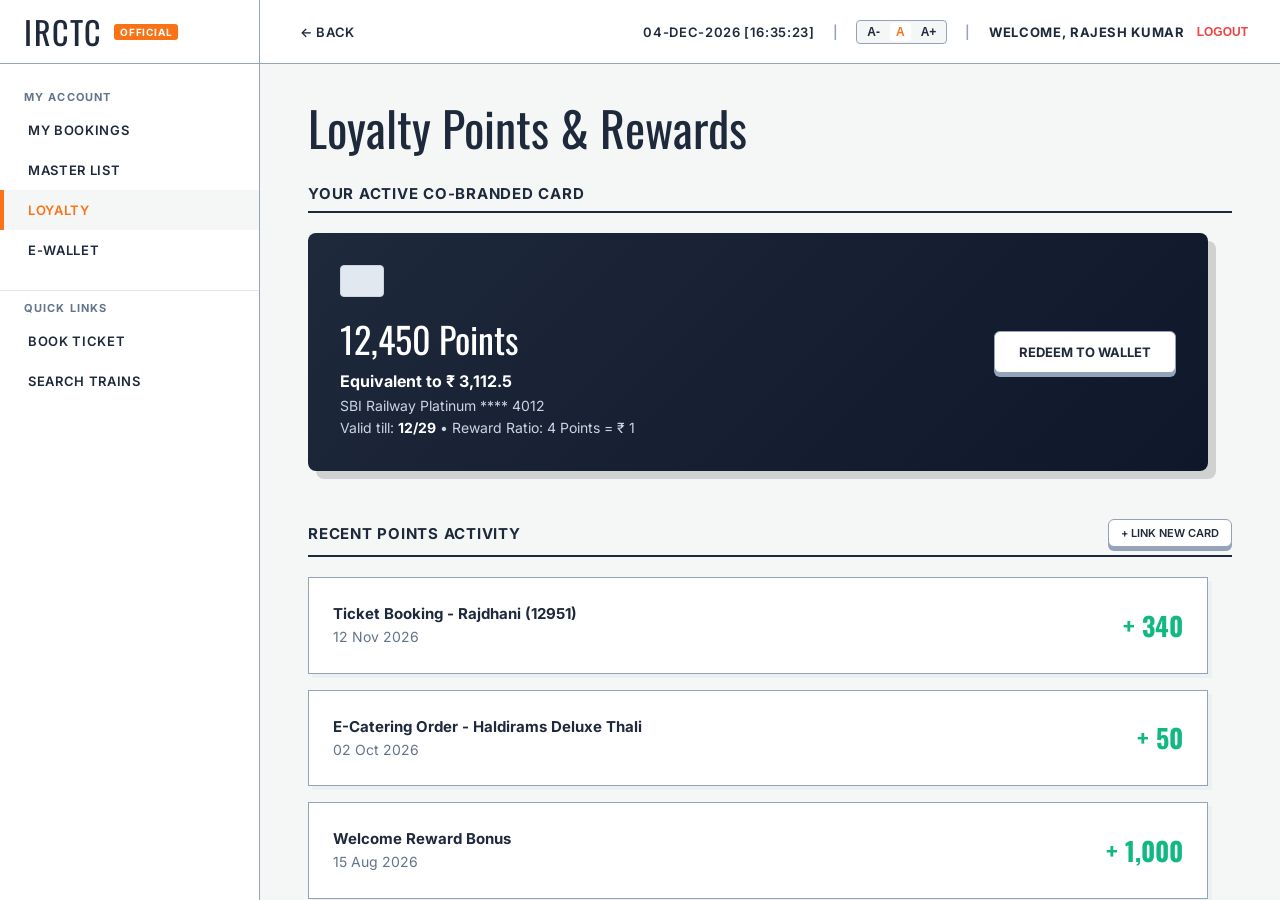
<file: loyalty.html>
<!DOCTYPE html>
<html lang="en">
<head>
    <meta charset="UTF-8">
    <meta name="viewport" content="width=device-width, initial-scale=1.0">
    <title>IRCTC - Loyalty Points</title>
    <link href="https://fonts.googleapis.com/css2?family=Inter:wght@400;500;600;700&family=Oswald:wght@500;700&display=swap" rel="stylesheet">
    <link rel="stylesheet" href="shared.css">
    <style>
        /* Content */
        .content-area { flex-grow: 1; overflow-y: auto; padding: 40px 48px; background: var(--paper); }
        
        h1 { font-family: var(--font-script); font-size: 48px; font-weight: normal; margin-bottom: 32px; line-height: 1; }
        h2 { font-size: 15px; font-weight: 700; margin-bottom: 20px; border-bottom: 2px solid var(--ink); padding-bottom: 8px; text-transform: uppercase; letter-spacing: 0.05em; display: flex; justify-content: space-between; align-items: center; }
        
        .ticket-list { display: flex; flex-direction: column; gap: 16px; max-width: 900px; }
        .ticket-card { border: 1px solid var(--line-strong); background: var(--surface); padding: 24px; display: flex; justify-content: space-between; align-items: center; box-shadow: 4px 4px 0 rgba(51, 48, 59, 0.03); }
        .ticket-pnr { font-family: var(--font-script); font-size: 36px; margin-bottom: 4px; }
        .ticket-details { font-size: 14px; line-height: 1.6; color: var(--ink-muted); }
        
        .btn-view { border: 1px solid var(--line-strong); border-radius: 6px; background: var(--surface); padding: 12px 24px; font-family: var(--font-grotesque); font-size: 13px; font-weight: 700; cursor: pointer; text-transform: uppercase; box-shadow: 0 4px 0 var(--line-strong); transform: translateY(0); transition: transform 0.1s, box-shadow 0.1s; }
        .btn-view:hover { transform: translateY(2px); box-shadow: 0 2px 0 var(--line-strong); }
        .btn-view:active { transform: translateY(4px); box-shadow: 0 0 0 var(--line-strong); }

        .card-chip { display: inline-block; width: 44px; height: 32px; background: #e2e8f0; border-radius: 4px; margin-bottom: 12px; border: 1px solid #cbd5e1; }
    </style>
</head>
<body>
    <aside class="sidebar">
        <a href="index.html" class="sidebar-logo">
            IRCTC <span class="badge-ir">OFFICIAL</span>
        </a>
        <ul class="nav-menu">
            <li class="nav-section" style="margin-top:0; border:none;"><div class="nav-label">My Account</div></li>
            <li><a href="profile.html" class="nav-item">My Bookings</a></li>
            <li><a href="master_list.html" class="nav-item">Master List</a></li>
            <li><a href="loyalty.html" class="nav-item active">Loyalty</a></li>
            <li><a href="wallet.html" class="nav-item">E-Wallet</a></li>
            <li class="nav-section"><div class="nav-label">Quick Links</div></li>
            <li><a href="index.html" class="nav-item">Book Ticket</a></li>
            <li><a href="trains.html" class="nav-item">Search Trains</a></li>
        </ul>
    </aside>

    <main class="main-wrapper">
        <header class="topbar">
            <button class="btn-back" onclick="history.back()">← Back</button>
            <div class="top-links">
                <span id="live-clock">18-Oct-2026 [14:49:04]</span>
                <span style="color: var(--line-strong);">|</span>
                <div class="font-size-ctrl">
                    <button onclick="IRCTC.setFontSize('13px')">A-</button>
                    <button onclick="IRCTC.setFontSize('14px')" class="active">A</button>
                    <button onclick="IRCTC.setFontSize('16px')">A+</button>
                </div>
                <span style="color: var(--line-strong);">|</span>
                <div id="header-user-slot"></div>
            </div>
        </header>

        <div class="content-area">
            <h1>Loyalty Points & Rewards</h1>
            
            <h2>Your Active Co-Branded Card</h2>
            <div class="ticket-list">
                <div class="ticket-card" style="background: linear-gradient(135deg, var(--ink), #0f172a); color: var(--surface); border: none; padding: 32px; border-radius: 8px; box-shadow: 8px 8px 0 rgba(0,0,0,0.15);">
                    <div>
                        <div class="card-chip"></div>
                        <div class="ticket-pnr" id="loyalty-pts-display" style="color: var(--surface);">12,450 Points</div>
                        <div class="ticket-details" style="color: #cbd5e1;">
                            <strong style="color: white; font-size:16px;" id="loyalty-cash-value">Equivalent to ₹ 3,112.50</strong><br>
                            <span id="loyalty-card-number">Card ending in 4012 (SBI Railway Platinum)</span><br>
                            Valid till: <strong style="color:white;">12/29</strong> &bull; Reward Ratio: 4 Points = ₹ 1
                        </div>
                    </div>
                    <div>
                        <button class="btn-view" style="color: var(--ink); background: white;" onclick="openRedeemModal()">Redeem to Wallet</button>
                    </div>
                </div>
            </div>
            
            <h2 style="margin-top: 48px;">
                <span>Recent Points Activity</span>
                <button class="btn-secondary" style="font-size:11px; padding:6px 12px;" onclick="promptLinkCard()">+ Link New Card</button>
            </h2>

            <div class="ticket-list" id="loyalty-activity-list">
                <!-- Injected via JS -->
            </div>
        </div>
    </main>

    <!-- Redeem Points Modal -->
    <div id="redeem-modal" class="modal-overlay">
        <div class="modal-box">
            <div class="modal-header">
                <div class="modal-title">Redeem Loyalty Points</div>
                <button class="modal-close" onclick="IRCTC.closeModal('redeem-modal')">×</button>
            </div>
            <div class="modal-body">
                <p style="font-size: 14px; margin-bottom: 16px;">Convert your SBI Railway loyalty points into instant cash credit in your IRCTC E-Wallet.</p>
                
                <div style="background: var(--paper); padding: 16px; border: 1px solid var(--line-strong); margin-bottom: 20px;">
                    <div style="font-size: 12px; color: var(--ink-muted); text-transform: uppercase; font-weight: 700;">Available Points</div>
                    <div style="font-family: var(--font-script); font-size: 32px; color: var(--ink);" id="redeem-modal-avail">12,450 Points</div>
                </div>

                <div class="form-group" style="margin-bottom: 20px;">
                    <label style="font-weight: 700;">Select Points to Redeem</label>
                    <select id="redeem-points-select" style="width:100%; height:44px; border:1px solid var(--line-strong); padding:0 14px; font-family:var(--font-grotesque); font-size:14px;" onchange="updateRedeemEstimate()">
                        <option value="1000">1,000 Points (₹ 250.00)</option>
                        <option value="2000">2,000 Points (₹ 500.00)</option>
                        <option value="4000">4,000 Points (₹ 1,000.00)</option>
                        <option value="8000">8,000 Points (₹ 2,000.00)</option>
                        <option value="ALL">All Available Points</option>
                    </select>
                </div>

                <div style="background: #ECFDF5; border: 1px solid var(--accent-sage); padding: 14px; font-size: 14px; color: #065F46;">
                    Cash Value to be Credited: <strong id="redeem-cash-estimate">₹ 250.00</strong>
                </div>
            </div>
            <div class="modal-footer">
                <button class="btn-secondary" onclick="IRCTC.closeModal('redeem-modal')">Cancel</button>
                <button class="btn-primary" onclick="confirmRedeem()">Confirm & Transfer to Wallet</button>
            </div>
        </div>
    </div>

    <script src="shared.js"></script>
    <script>
        function renderLoyalty() {
            const loy = IRCTC.getLoyalty();
            document.getElementById("loyalty-pts-display").textContent = `${loy.points.toLocaleString()} Points`;
            const cashVal = (loy.points * 0.25).toFixed(2);
            document.getElementById("loyalty-cash-value").textContent = `Equivalent to ₹ ${parseFloat(cashVal).toLocaleString()}`;
            document.getElementById("loyalty-card-number").textContent = loy.cardNumber || "Card ending in 4012";

            const container = document.getElementById("loyalty-activity-list");
            container.innerHTML = loy.activities.map(act => {
                const isCredit = act.type === "credit";
                return `
                    <div class="ticket-card">
                        <div>
                            <div class="ticket-details">
                                <strong style="color: var(--ink); font-size:15px;">${act.title}</strong><br>
                                ${act.date}
                            </div>
                        </div>
                        <div style="color: ${isCredit ? 'var(--accent-sage)' : 'var(--accent-red)'}; font-weight: bold; font-family: var(--font-script); font-size: 26px;">
                            ${isCredit ? '+' : ''} ${act.points.toLocaleString()}
                        </div>
                    </div>
                `;
            }).join("");
        }

        function openRedeemModal() {
            const loy = IRCTC.getLoyalty();
            document.getElementById("redeem-modal-avail").textContent = `${loy.points.toLocaleString()} Points`;
            updateRedeemEstimate();
            IRCTC.openModal("redeem-modal");
        }

        function updateRedeemEstimate() {
            const loy = IRCTC.getLoyalty();
            const val = document.getElementById("redeem-points-select").value;
            const pts = (val === "ALL") ? loy.points : parseInt(val);
            const cash = (pts * 0.25).toFixed(2);
            document.getElementById("redeem-cash-estimate").textContent = `₹ ${parseFloat(cash).toLocaleString()}`;
        }

        function confirmRedeem() {
            const loy = IRCTC.getLoyalty();
            const val = document.getElementById("redeem-points-select").value;
            const pts = (val === "ALL") ? loy.points : parseInt(val);

            if (pts > loy.points || pts <= 0) {
                IRCTC.showToast("Cannot redeem more than available points!", "error");
                return;
            }

            const credited = IRCTC.redeemLoyaltyPoints(pts);
            IRCTC.closeModal("redeem-modal");
            IRCTC.showToast(`Success! Redeemed ${pts} points. ₹${credited.toFixed(2)} added to E-Wallet.`, "success");
            renderLoyalty();
        }

        function promptLinkCard() {
            const cardNum = prompt("Enter your 16-Digit Co-Branded IRCTC Card Number:");
            if (cardNum && cardNum.trim().length >= 12) {
                const loy = IRCTC.getLoyalty();
                loy.cardNumber = `SBI Railway Card **** ${cardNum.slice(-4)}`;
                IRCTC.creditLoyaltyPoints("Card Linking Bonus", 500);
                IRCTC.showToast("Card linked successfully! 500 bonus points credited.", "success");
                renderLoyalty();
            } else if (cardNum) {
                IRCTC.showToast("Invalid card number entered", "error");
            }
        }

        // Initialize
        renderLoyalty();
    </script>
</body>
</html>
</file>
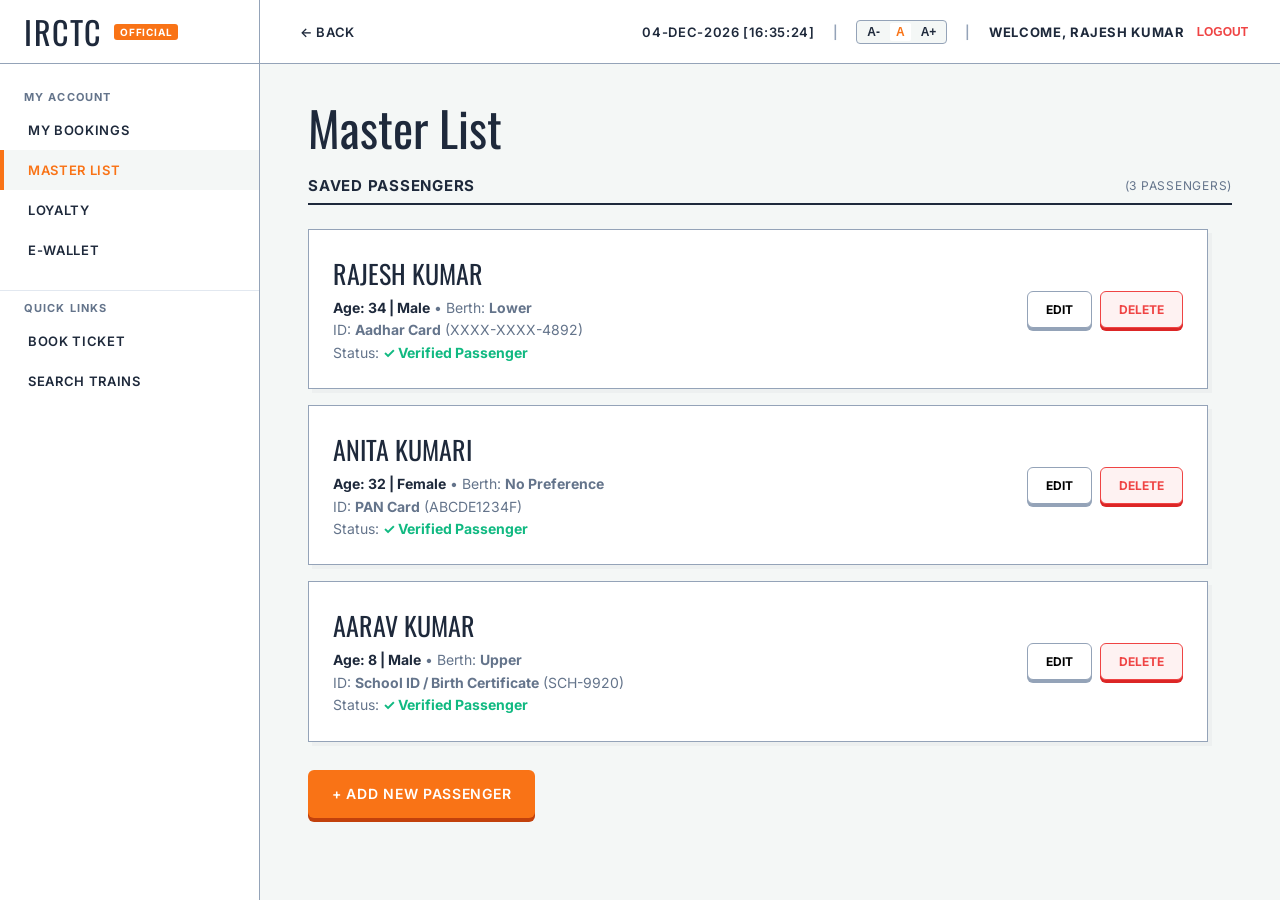
<file: master_list.html>
<!DOCTYPE html>
<html lang="en">
<head>
    <meta charset="UTF-8">
    <meta name="viewport" content="width=device-width, initial-scale=1.0">
    <title>IRCTC - Master List</title>
    <link href="https://fonts.googleapis.com/css2?family=Inter:wght@400;500;600;700&family=Oswald:wght@500;700&display=swap" rel="stylesheet">
    <link rel="stylesheet" href="shared.css">
    <style>
        /* Content */
        .content-area { flex-grow: 1; overflow-y: auto; padding: 40px 48px; background: var(--paper); }
        
        h1 { font-family: var(--font-script); font-size: 48px; font-weight: normal; margin-bottom: 24px; line-height: 1; }
        h2 { font-size: 15px; font-weight: 700; margin-bottom: 24px; border-bottom: 2px solid var(--ink); padding-bottom: 8px; text-transform: uppercase; letter-spacing: 0.05em; display: flex; justify-content: space-between; align-items: center; }
        
        .ticket-list { display: flex; flex-direction: column; gap: 16px; max-width: 900px; }
        .ticket-card { border: 1px solid var(--line-strong); background: var(--surface); padding: 24px; display: flex; justify-content: space-between; align-items: center; box-shadow: 4px 4px 0 rgba(51, 48, 59, 0.03); transition: border-color 0.15s; }
        .ticket-card:hover { border-color: var(--ink); }
        .ticket-pnr { font-family: var(--font-script); font-size: 26px; margin-bottom: 4px; color: var(--ink); }
        .ticket-details { font-size: 14px; line-height: 1.6; color: var(--ink-muted); }
        
        .card-actions { display: flex; gap: 8px; }
        .btn-view { border: 1px solid var(--line-strong); border-radius: 6px; background: var(--surface); padding: 10px 18px; font-family: var(--font-grotesque); font-size: 12px; font-weight: 700; cursor: pointer; text-transform: uppercase; box-shadow: 0 3px 0 var(--line-strong); transform: translateY(0); transition: transform 0.1s, box-shadow 0.1s; }
        .btn-view:hover { transform: translateY(1px); box-shadow: 0 2px 0 var(--line-strong); }
        .btn-view:active { transform: translateY(3px); box-shadow: 0 0 0 var(--line-strong); }
        .btn-view.danger { border-color: var(--accent-red); color: var(--accent-red); background: #FEF2F2; box-shadow: 0 3px 0 #DC2626; }
        
        .form-row { display: grid; grid-template-columns: 2fr 1fr 1fr; gap: 12px; margin-bottom: 14px; }
        .form-row-2 { display: grid; grid-template-columns: 1fr 1fr; gap: 12px; margin-bottom: 14px; }
        label { display: block; font-size: 11px; text-transform: uppercase; color: var(--ink-muted); font-weight: 700; margin-bottom: 6px; }
        input[type="text"], input[type="number"], select { width: 100%; height: 42px; border: 1px solid var(--line-strong); background: var(--paper); padding: 0 14px; font-family: var(--font-grotesque); font-size: 14px; outline: none; }
        input:focus, select:focus { border-color: var(--accent-blush); background: var(--surface); }
    </style>
</head>
<body>
    <aside class="sidebar">
        <a href="index.html" class="sidebar-logo">
            IRCTC <span class="badge-ir">OFFICIAL</span>
        </a>
        <ul class="nav-menu">
            <li class="nav-section" style="margin-top:0; border:none;"><div class="nav-label">My Account</div></li>
            <li><a href="profile.html" class="nav-item">My Bookings</a></li>
            <li><a href="master_list.html" class="nav-item active">Master List</a></li>
            <li><a href="loyalty.html" class="nav-item">Loyalty</a></li>
            <li><a href="wallet.html" class="nav-item">E-Wallet</a></li>
            <li class="nav-section"><div class="nav-label">Quick Links</div></li>
            <li><a href="index.html" class="nav-item">Book Ticket</a></li>
            <li><a href="trains.html" class="nav-item">Search Trains</a></li>
        </ul>
    </aside>

    <main class="main-wrapper">
        <header class="topbar">
            <button class="btn-back" onclick="history.back()">← Back</button>
            <div class="top-links">
                <span id="live-clock">18-Oct-2026 [14:49:04]</span>
                <span style="color: var(--line-strong);">|</span>
                <div class="font-size-ctrl">
                    <button onclick="IRCTC.setFontSize('13px')">A-</button>
                    <button onclick="IRCTC.setFontSize('14px')" class="active">A</button>
                    <button onclick="IRCTC.setFontSize('16px')">A+</button>
                </div>
                <span style="color: var(--line-strong);">|</span>
                <div id="header-user-slot"></div>
            </div>
        </header>

        <div class="content-area">
            <h1>Master List</h1>
            
            <h2>
                <span>Saved Passengers</span>
                <span id="passenger-count-badge" style="font-size:12px; font-weight:normal; color:var(--ink-muted);"></span>
            </h2>

            <div class="ticket-list" id="master-passenger-container">
                <!-- Injected dynamically -->
            </div>
            
            <button class="btn-primary" style="margin-top: 28px;" onclick="openPassengerModal()">+ Add New Passenger</button>
        </div>
    </main>

    <!-- Passenger Add/Edit Modal -->
    <div id="passenger-modal" class="modal-overlay">
        <div class="modal-box">
            <div class="modal-header">
                <div class="modal-title" id="passenger-modal-title">Add New Passenger</div>
                <button class="modal-close" onclick="IRCTC.closeModal('passenger-modal')">×</button>
            </div>
            <div class="modal-body">
                <input type="hidden" id="p-id">
                
                <div class="form-row">
                    <div>
                        <label>Full Name</label>
                        <input type="text" id="p-name" placeholder="As per Govt ID">
                    </div>
                    <div>
                        <label>Age</label>
                        <input type="number" id="p-age" min="1" max="120" placeholder="e.g. 34">
                    </div>
                    <div>
                        <label>Gender</label>
                        <select id="p-gender">
                            <option value="Male">Male</option>
                            <option value="Female">Female</option>
                            <option value="Transgender">Transgender</option>
                        </select>
                    </div>
                </div>

                <div class="form-row-2">
                    <div>
                        <label>Berth Preference</label>
                        <select id="p-berth">
                            <option value="No Preference">No Preference</option>
                            <option value="Lower">Lower</option>
                            <option value="Middle">Middle</option>
                            <option value="Upper">Upper</option>
                            <option value="Side Lower">Side Lower</option>
                            <option value="Side Upper">Side Upper</option>
                        </select>
                    </div>
                    <div>
                        <label>Food Preference</label>
                        <select id="p-food">
                            <option value="Veg">Vegetarian</option>
                            <option value="Non-Veg">Non-Vegetarian</option>
                            <option value="Jain Meal">Jain Meal</option>
                            <option value="No Food">No Food</option>
                        </select>
                    </div>
                </div>

                <div class="form-row-2">
                    <div>
                        <label>ID Card Type</label>
                        <select id="p-id-type">
                            <option value="Aadhar Card">Aadhaar Card</option>
                            <option value="PAN Card">PAN Card</option>
                            <option value="Passport">Passport</option>
                            <option value="Voter ID Card">Voter ID Card</option>
                            <option value="Driving License">Driving License</option>
                            <option value="Student ID / Birth Certificate">Student ID / Birth Certificate</option>
                        </select>
                    </div>
                    <div>
                        <label>ID Number</label>
                        <input type="text" id="p-id-number" placeholder="Card Number">
                    </div>
                </div>
            </div>
            <div class="modal-footer">
                <button class="btn-secondary" onclick="IRCTC.closeModal('passenger-modal')">Cancel</button>
                <button class="btn-primary" onclick="savePassengerFromModal()">Save Passenger</button>
            </div>
        </div>
    </div>

    <script src="shared.js"></script>
    <script>
        function renderMasterList() {
            const list = IRCTC.getMasterList();
            const container = document.getElementById("master-passenger-container");
            document.getElementById("passenger-count-badge").textContent = `(${list.length} Passengers)`;

            if (list.length === 0) {
                container.innerHTML = `
                    <div style="background:var(--surface); border:1px solid var(--line-strong); padding:32px; text-align:center;">
                        <p style="color:var(--ink-muted); margin-bottom:12px;">No passengers saved yet in your Master List.</p>
                        <button class="btn-primary" onclick="openPassengerModal()">+ Add Your First Passenger</button>
                    </div>
                `;
                return;
            }

            container.innerHTML = list.map(p => `
                <div class="ticket-card" id="card-${p.id}">
                    <div>
                        <div class="ticket-pnr">${p.name}</div>
                        <div class="ticket-details">
                            <strong style="color: var(--ink);">Age: ${p.age} | ${p.gender}</strong> &bull; Berth: <strong>${p.berthPreference || 'No Preference'}</strong><br>
                            ID: <strong>${p.idType}</strong> (${p.idNumber || 'Verified'})<br>
                            Status: <span style="color:var(--accent-sage); font-weight:700;">✓ Verified Passenger</span>
                        </div>
                    </div>
                    <div class="card-actions">
                        <button class="btn-view" onclick="editPassenger('${p.id}')">Edit</button>
                        <button class="btn-view danger" onclick="deletePassenger('${p.id}')">Delete</button>
                    </div>
                </div>
            `).join("");
        }

        function openPassengerModal(id = null) {
            document.getElementById("p-id").value = id || "";
            if (id) {
                const list = IRCTC.getMasterList();
                const p = list.find(item => item.id === id);
                if (p) {
                    document.getElementById("passenger-modal-title").textContent = "Edit Passenger Details";
                    document.getElementById("p-name").value = p.name;
                    document.getElementById("p-age").value = p.age;
                    document.getElementById("p-gender").value = p.gender;
                    document.getElementById("p-berth").value = p.berthPreference || "No Preference";
                    document.getElementById("p-food").value = p.foodPreference || "Veg";
                    document.getElementById("p-id-type").value = p.idType || "Aadhar Card";
                    document.getElementById("p-id-number").value = p.idNumber || "";
                }
            } else {
                document.getElementById("passenger-modal-title").textContent = "Add New Passenger";
                document.getElementById("p-name").value = "";
                document.getElementById("p-age").value = "";
                document.getElementById("p-gender").value = "Male";
                document.getElementById("p-berth").value = "No Preference";
                document.getElementById("p-food").value = "Veg";
                document.getElementById("p-id-type").value = "Aadhar Card";
                document.getElementById("p-id-number").value = "";
            }
            IRCTC.openModal("passenger-modal");
        }

        function editPassenger(id) {
            openPassengerModal(id);
        }

        function deletePassenger(id) {
            if (confirm("Are you sure you want to remove this passenger from your Master List?")) {
                IRCTC.deleteMasterPassenger(id);
                IRCTC.showToast("Passenger deleted from Master List", "info");
                renderMasterList();
            }
        }

        function savePassengerFromModal() {
            const id = document.getElementById("p-id").value;
            const name = document.getElementById("p-name").value.trim();
            const age = parseInt(document.getElementById("p-age").value);
            const gender = document.getElementById("p-gender").value;
            const berth = document.getElementById("p-berth").value;
            const food = document.getElementById("p-food").value;
            const idType = document.getElementById("p-id-type").value;
            const idNumber = document.getElementById("p-id-number").value.trim();

            if (!name) {
                IRCTC.showToast("Please enter passenger full name", "error");
                return;
            }
            if (!age || age <= 0 || age > 120) {
                IRCTC.showToast("Please enter a valid age", "error");
                return;
            }

            const passengerObj = {
                id: id || undefined,
                name: name.toUpperCase(),
                age: age,
                gender: gender,
                berthPreference: berth,
                foodPreference: food,
                idType: idType,
                idNumber: idNumber || "VERIFIED-ID",
                status: "Verified"
            };

            IRCTC.saveMasterPassenger(passengerObj);
            IRCTC.closeModal("passenger-modal");
            IRCTC.showToast(`Passenger ${passengerObj.name} saved successfully!`, "success");
            renderMasterList();
        }

        // Initialize list
        renderMasterList();
    </script>
</body>
</html>
</file>
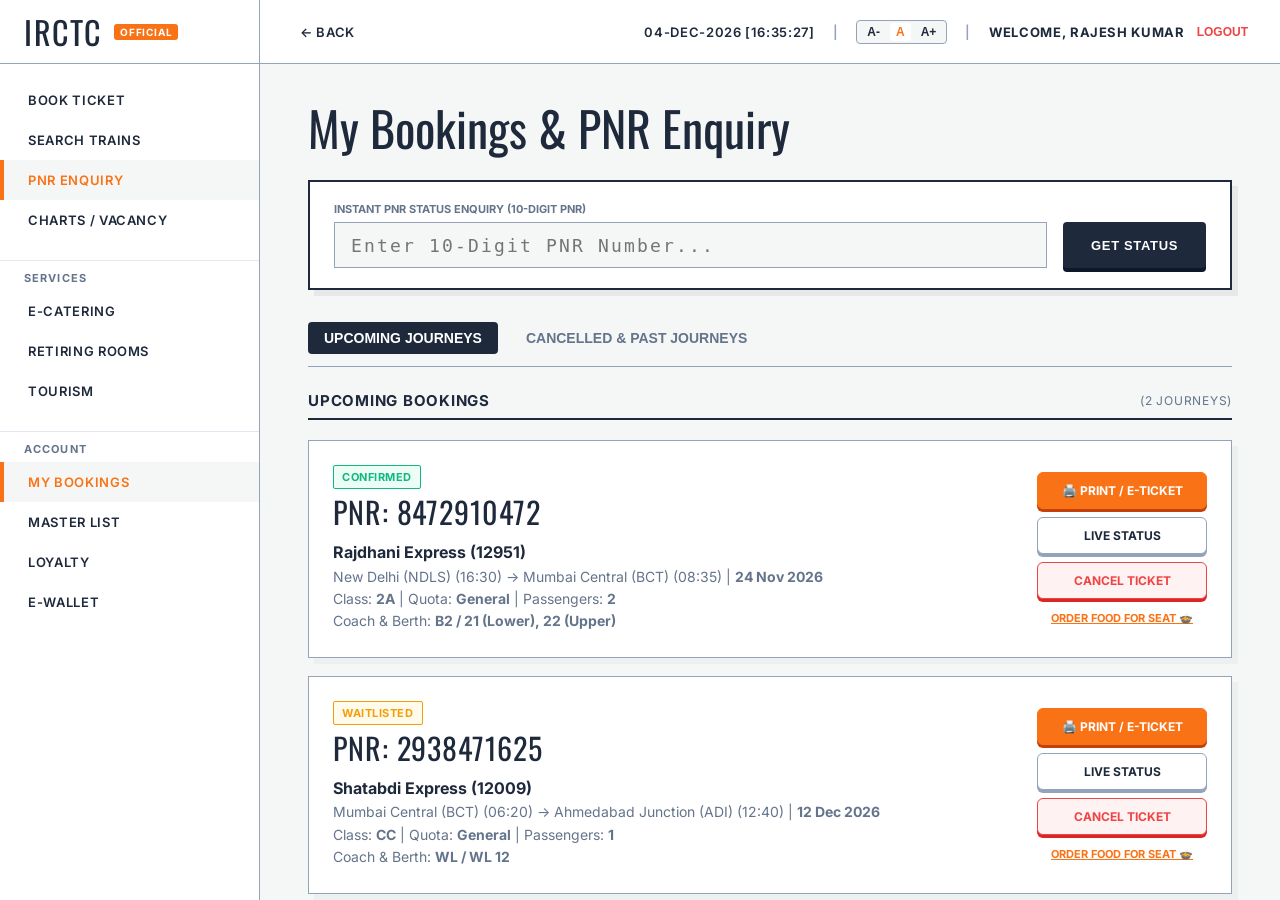
<file: profile.html>
<!DOCTYPE html>
<html lang="en">
<head>
    <meta charset="UTF-8">
    <meta name="viewport" content="width=device-width, initial-scale=1.0">
    <title>IRCTC - Profile & Bookings</title>
    <link href="https://fonts.googleapis.com/css2?family=Inter:wght@400;500;600;700&family=Oswald:wght@500;700&display=swap" rel="stylesheet">
    <link rel="stylesheet" href="shared.css">
    <style>
        /* Content Area */
        .content-area { flex-grow: 1; overflow-y: auto; padding: 40px 48px; background: var(--paper); }
        
        h1 { font-family: var(--font-script); font-size: 48px; font-weight: normal; margin-bottom: 28px; line-height: 1; }
        h2 { font-size: 15px; font-weight: 700; margin-bottom: 20px; border-bottom: 2px solid var(--ink); padding-bottom: 8px; text-transform: uppercase; letter-spacing: 0.05em; display: flex; justify-content: space-between; align-items: center; }
        
        /* PNR Tracker Bar */
        .pnr-search-bar { background: var(--surface); border: 2px solid var(--ink); padding: 20px 24px; margin-bottom: 32px; box-shadow: 6px 6px 0 rgba(0,0,0,0.06); display: flex; gap: 16px; align-items: flex-end; }
        .pnr-input-group { flex-grow: 1; }
        .pnr-input-group label { display: block; font-size: 11px; text-transform: uppercase; font-weight: 700; color: var(--ink-muted); margin-bottom: 6px; }
        .pnr-input-group input { width: 100%; height: 46px; border: 1px solid var(--line-strong); background: var(--paper); padding: 0 16px; font-family: monospace; font-size: 18px; letter-spacing: 0.12em; color: var(--ink); outline: none; }
        .pnr-input-group input:focus { border-color: var(--accent-blush); background: var(--surface); }

        .btn-pnr { height: 46px; background: var(--ink); color: var(--surface); border: none; padding: 0 28px; font-weight: 700; font-size: 13px; text-transform: uppercase; letter-spacing: 0.05em; cursor: pointer; box-shadow: 0 4px 0 #0F172A; transition: transform 0.1s, box-shadow 0.1s; border-radius: 4px; }
        .btn-pnr:hover { transform: translateY(2px); box-shadow: 0 2px 0 #0F172A; }
        .btn-pnr:active { transform: translateY(4px); box-shadow: 0 0 0 #0F172A; }

        /* Journey Tabs */
        .journey-tabs { display: flex; gap: 12px; margin-bottom: 24px; border-bottom: 1px solid var(--line-strong); padding-bottom: 12px; }
        .j-tab { background: transparent; border: none; font-size: 14px; font-weight: 700; color: var(--ink-muted); text-transform: uppercase; cursor: pointer; padding: 8px 16px; border-radius: 4px; }
        .j-tab.active { background: var(--ink); color: var(--surface); }

        /* Ticket Cards */
        .ticket-list { display: flex; flex-direction: column; gap: 18px; max-width: 950px; }
        .ticket-card { border: 1px solid var(--line-strong); background: var(--surface); padding: 24px; display: flex; justify-content: space-between; align-items: center; box-shadow: 6px 6px 0 rgba(51, 48, 59, 0.03); transition: transform 0.15s, box-shadow 0.15s; }
        .ticket-card:hover { border-color: var(--ink); box-shadow: 8px 8px 0 rgba(51, 48, 59, 0.08); }
        .ticket-pnr { font-family: var(--font-script); font-size: 30px; margin-bottom: 6px; letter-spacing: 0.03em; }
        .ticket-details { font-size: 14px; line-height: 1.6; color: var(--ink-muted); }
        
        .ticket-actions { display: flex; flex-direction: column; gap: 8px; min-width: 170px; }
        .btn-view { border: 1px solid var(--line-strong); border-radius: 6px; background: var(--surface); padding: 10px 18px; font-family: var(--font-grotesque); font-size: 12px; font-weight: 700; cursor: pointer; text-transform: uppercase; box-shadow: 0 3px 0 var(--line-strong); transform: translateY(0); transition: transform 0.1s, box-shadow 0.1s; text-align: center; color: var(--ink); }
        .btn-view:hover { transform: translateY(1px); box-shadow: 0 2px 0 var(--line-strong); }
        .btn-view:active { transform: translateY(3px); box-shadow: 0 0 0 var(--line-strong); }
        .btn-view.primary { background: var(--accent-blush); color: var(--surface); border-color: var(--accent-blush); box-shadow: 0 3px 0 #C2410C; }
        .btn-view.danger { border-color: var(--accent-red); color: var(--accent-red); background: #FEF2F2; box-shadow: 0 3px 0 #DC2626; }
        
        .food-link { font-size: 11px; text-transform: uppercase; color: var(--accent-blush); text-decoration: underline; font-weight: 700; text-align: center; display: block; margin-top: 4px; }
        .food-link:hover { color: var(--accent-blush-hover); }

        /* PNR Result Modal Box */
        .pnr-box-status { background: #F8FAFC; border: 1px solid var(--line-strong); padding: 18px; margin-bottom: 16px; border-radius: 4px; }
    </style>
</head>
<body>
    <aside class="sidebar">
        <a href="index.html" class="sidebar-logo">
            IRCTC <span class="badge-ir">OFFICIAL</span>
        </a>
        <ul class="nav-menu">
            <li><a href="index.html" class="nav-item">Book Ticket</a></li>
            <li><a href="trains.html" class="nav-item">Search Trains</a></li>
            <li><a href="profile.html" class="nav-item active">PNR Enquiry</a></li>
            <li><a href="charts.html" class="nav-item">Charts / Vacancy</a></li>
            
            <li class="nav-section"><div class="nav-label">Services</div></li>
            <li><a href="ecatering.html" class="nav-item">E-Catering</a></li>
            <li><a href="rooms.html" class="nav-item">Retiring Rooms</a></li>
            <li><a href="places.html" class="nav-item">Tourism</a></li>
            
            <li class="nav-section"><div class="nav-label">Account</div></li>
            <li><a href="profile.html" class="nav-item active">My Bookings</a></li>
            <li><a href="master_list.html" class="nav-item">Master List</a></li>
            <li><a href="loyalty.html" class="nav-item">Loyalty</a></li>
            <li><a href="wallet.html" class="nav-item">E-Wallet</a></li>
        </ul>
    </aside>

    <main class="main-wrapper">
        <header class="topbar">
            <button class="btn-back" onclick="history.back()">← Back</button>
            <div class="top-links">
                <span id="live-clock">18-Oct-2026 [14:49:04]</span>
                <span style="color: var(--line-strong);">|</span>
                <div class="font-size-ctrl">
                    <button onclick="IRCTC.setFontSize('13px')">A-</button>
                    <button onclick="IRCTC.setFontSize('14px')" class="active">A</button>
                    <button onclick="IRCTC.setFontSize('16px')">A+</button>
                </div>
                <span style="color: var(--line-strong);">|</span>
                <div id="header-user-slot"></div>
            </div>
        </header>

        <div class="content-area">
            <h1>My Bookings & PNR Enquiry</h1>
            
            <!-- Live PNR Query Tool -->
            <div class="pnr-search-bar">
                <div class="pnr-input-group">
                    <label for="pnr-search-input">Instant PNR Status Enquiry (10-Digit PNR)</label>
                    <input type="text" id="pnr-search-input" maxlength="10" placeholder="Enter 10-Digit PNR Number...">
                </div>
                <button class="btn-pnr" onclick="handlePnrSearch()">Get Status</button>
            </div>

            <div class="journey-tabs">
                <button class="j-tab active" id="tab-upcoming" onclick="switchJourneyTab('upcoming')">Upcoming Journeys</button>
                <button class="j-tab" id="tab-cancelled" onclick="switchJourneyTab('cancelled')">Cancelled & Past Journeys</button>
            </div>

            <h2 id="section-title">
                <span>Upcoming Bookings</span>
                <span id="total-bookings-count" style="font-size:12px; font-weight:normal; color:var(--ink-muted);"></span>
            </h2>
            
            <div class="ticket-list" id="bookings-container">
                <!-- Injected via JavaScript -->
            </div>
        </div>
    </main>

    <!-- Cancellation Confirmation Modal -->
    <div id="cancel-modal" class="modal-overlay">
        <div class="modal-box">
            <div class="modal-header">
                <div class="modal-title">Confirm Ticket Cancellation</div>
                <button class="modal-close" onclick="IRCTC.closeModal('cancel-modal')">×</button>
            </div>
            <div class="modal-body">
                <p style="font-size: 14px; margin-bottom: 16px;">Are you sure you want to cancel the following reservation?</p>
                
                <div style="background: var(--paper); border: 1px solid var(--line-strong); padding: 16px; margin-bottom: 16px;">
                    <div>PNR: <strong id="cancel-pnr-text" style="font-family:monospace; font-size:16px;"></strong></div>
                    <div id="cancel-train-text" style="font-weight: 700; margin-top: 4px;"></div>
                    <div id="cancel-route-text" style="font-size: 13px; color: var(--ink-muted);"></div>
                </div>

                <div style="background: #FFFBEB; border: 1px solid var(--accent-sand); padding: 14px; font-size: 13px; margin-bottom: 16px; line-height: 1.5;">
                    <div>Total Fare Paid: <strong id="cancel-fare-paid"></strong></div>
                    <div>Clerkage Fee Deduction: <strong style="color:var(--accent-red);" id="cancel-clerkage-fee"></strong></div>
                    <div style="border-top: 1px solid var(--line); margin-top: 8px; padding-top: 8px; font-size: 14px;">
                        Estimated Refund to E-Wallet: <strong style="color:var(--accent-sage);" id="cancel-refund-amt"></strong>
                    </div>
                </div>
            </div>
            <div class="modal-footer">
                <button class="btn-secondary" onclick="IRCTC.closeModal('cancel-modal')">Keep Ticket</button>
                <button class="btn-danger" onclick="executeCancellation()">Confirm Cancel</button>
            </div>
        </div>
    </div>

    <!-- PNR Status Modal -->
    <div id="pnr-status-modal" class="modal-overlay">
        <div class="modal-box">
            <div class="modal-header">
                <div class="modal-title">Live PNR Current Status</div>
                <button class="modal-close" onclick="IRCTC.closeModal('pnr-status-modal')">×</button>
            </div>
            <div class="modal-body" id="pnr-status-content">
                <!-- Injected via JS -->
            </div>
            <div class="modal-footer">
                <button class="btn-secondary" onclick="IRCTC.closeModal('pnr-status-modal')">Close</button>
            </div>
        </div>
    </div>

    <script src="shared.js"></script>
    <script>
        let currentTab = "upcoming";
        let targetCancelPnr = null;

        // Check if query param has PNR
        const urlParams = new URLSearchParams(window.location.search);
        const queryPnr = urlParams.get("pnr");
        const isNewBooking = urlParams.get("newBooking");

        if (isNewBooking) {
            IRCTC.showToast("🎉 Booking Confirmed! Your E-Ticket is ready below.", "success");
        }

        if (queryPnr) {
            document.getElementById("pnr-search-input").value = queryPnr;
            setTimeout(() => {
                handlePnrSearch(queryPnr);
            }, 300);
        }

        function switchJourneyTab(tab) {
            currentTab = tab;
            document.querySelectorAll(".journey-tabs .j-tab").forEach(t => t.classList.remove("active"));
            if (tab === "upcoming") {
                document.getElementById("tab-upcoming").classList.add("active");
                document.getElementById("section-title").querySelector("span:first-child").textContent = "Upcoming Bookings";
            } else {
                document.getElementById("tab-cancelled").classList.add("active");
                document.getElementById("section-title").querySelector("span:first-child").textContent = "Cancelled & Past Journeys";
            }
            renderBookings();
        }

        function renderBookings() {
            const allBookings = IRCTC.getBookings();
            const container = document.getElementById("bookings-container");

            const filtered = allBookings.filter(b => {
                if (currentTab === "upcoming") {
                    return b.status === "Confirmed" || b.status === "Waitlisted";
                } else {
                    return b.status === "Cancelled" || b.status === "Completed";
                }
            });

            document.getElementById("total-bookings-count").textContent = `(${filtered.length} Journeys)`;

            if (filtered.length === 0) {
                container.innerHTML = `
                    <div style="background:var(--surface); border:1px solid var(--line-strong); padding:40px; text-align:center;">
                        <div style="font-family:var(--font-script); font-size:28px; color:var(--ink-muted); margin-bottom:8px;">No ${currentTab} bookings found</div>
                        <p style="font-size:13px; color:var(--ink-muted); margin-bottom:20px;">Ready for your next adventure? Find and book your train journey now.</p>
                        <a href="index.html" class="btn-primary">Book New Ticket</a>
                    </div>
                `;
                return;
            }

            container.innerHTML = filtered.map(b => {
                const isConfirmed = b.status === "Confirmed";
                const isWaitlist = b.status === "Waitlisted";
                const isCancelled = b.status === "Cancelled";

                let badgeClass = "confirmed";
                if (isWaitlist) badgeClass = "waitlist";
                if (isCancelled) badgeClass = "cancelled";

                return `
                    <div class="ticket-card" id="card-${b.pnr}">
                        <div>
                            <div class="status-badge ${badgeClass}">${b.status}</div>
                            <div class="ticket-pnr">PNR: ${b.pnr}</div>
                            <div class="ticket-details">
                                <strong style="color: var(--ink); font-size:16px;">${b.trainName} (${b.trainNumber})</strong><br>
                                ${b.from} (${b.depTime}) → ${b.to} (${b.arrTime}) | <strong>${b.formattedDate || b.journeyDate}</strong><br>
                                Class: <strong>${b.classCode}</strong> | Quota: <strong>${b.quota || 'General'}</strong> | Passengers: <strong>${b.passengers.length}</strong><br>
                                Coach & Berth: <strong>${b.coach ? b.coach + ' / ' + b.passengers.map(p => p.berth).join(', ') : 'WL'}</strong>
                            </div>
                        </div>
                        <div class="ticket-actions">
                            <button class="btn-view primary" onclick="IRCTC.showPrintTicketModal('${b.pnr}')">
                                🖨️ Print / E-Ticket
                            </button>
                            
                            <button class="btn-view" onclick="checkSpecificPnr('${b.pnr}')">
                                Live Status
                            </button>

                            ${!isCancelled ? `
                                <button class="btn-view danger" onclick="promptCancelTicket('${b.pnr}')">
                                    Cancel Ticket
                                </button>
                                <a href="ecatering.html?pnr=${b.pnr}" class="food-link">Order Food for Seat 🍲</a>
                            ` : `
                                <span style="font-size:11px; color:var(--accent-red); font-weight:700; text-align:center;">Refund Credited to Wallet</span>
                            `}
                        </div>
                    </div>
                `;
            }).join("");
        }

        function handlePnrSearch(explicitPnr) {
            const pnr = explicitPnr || document.getElementById("pnr-search-input").value.trim();
            if (!pnr || pnr.length !== 10) {
                IRCTC.showToast("Please enter a valid 10-digit PNR number", "error");
                return;
            }
            checkSpecificPnr(pnr);
        }

        function checkSpecificPnr(pnr) {
            const booking = IRCTC.getBookingByPnr(pnr);
            const content = document.getElementById("pnr-status-content");

            if (!booking) {
                content.innerHTML = `
                    <div style="text-align:center; padding:24px 0;">
                        <span style="font-size:42px;">🔍</span>
                        <h3 style="font-family:var(--font-script); font-size:24px; margin-top:8px;">PNR ${pnr} Not Found</h3>
                        <p style="font-size:13px; color:var(--ink-muted); margin-top:4px;">No reservation records match this PNR number in the active database.</p>
                    </div>
                `;
            } else {
                content.innerHTML = `
                    <div class="pnr-box-status">
                        <div style="display:flex; justify-content:space-between; align-items:center; margin-bottom:12px;">
                            <div>
                                <span style="font-size:11px; text-transform:uppercase; color:var(--ink-muted);">PNR Number</span>
                                <div style="font-family:monospace; font-size:22px; font-weight:bold;">${booking.pnr}</div>
                            </div>
                            <span class="status-badge ${booking.status === 'Confirmed' ? 'confirmed' : (booking.status === 'Cancelled' ? 'cancelled' : 'waitlist')}">${booking.status}</span>
                        </div>
                        
                        <div style="font-size:14px; margin-bottom:8px;">
                            <strong>${booking.trainName} (${booking.trainNumber})</strong><br>
                            ${booking.from} → ${booking.to}
                        </div>
                        <div style="font-size:13px; color:var(--ink-muted);">
                            Date of Journey: <strong>${booking.formattedDate || booking.journeyDate}</strong><br>
                            Class: <strong>${booking.classCode}</strong> | Charting Status: <strong>CHART NOT PREPARED</strong>
                        </div>
                    </div>

                    <h4 style="font-size:12px; text-transform:uppercase; margin-bottom:8px;">Passenger Berth Allocation</h4>
                    <table style="width:100%; border-collapse:collapse; font-size:13px;">
                        <thead>
                            <tr style="background:var(--paper); border-bottom:1px solid var(--line-strong); text-align:left;">
                                <th style="padding:6px;">#</th>
                                <th style="padding:6px;">Passenger</th>
                                <th style="padding:6px;">Booking Status</th>
                                <th style="padding:6px;">Current Status</th>
                            </tr>
                        </thead>
                        <tbody>
                            ${booking.passengers.map((p, idx) => `
                                <tr style="border-bottom:1px solid var(--line);">
                                    <td style="padding:6px;">${idx+1}</td>
                                    <td style="padding:6px; font-weight:600;">${p.name}</td>
                                    <td style="padding:6px;">${p.status || 'CNF'}</td>
                                    <td style="padding:6px; font-weight:bold; color:var(--accent-sage);">${p.berth || (booking.coach ? booking.coach + '-' + (20+idx) : 'WL')}</td>
                                </tr>
                            `).join("")}
                        </tbody>
                    </table>
                `;
            }

            IRCTC.openModal("pnr-status-modal");
        }

        function promptCancelTicket(pnr) {
            const booking = IRCTC.getBookingByPnr(pnr);
            if (!booking) return;

            targetCancelPnr = pnr;
            const clerkage = 120 * booking.passengers.length;
            const refund = Math.max(0, booking.totalFare - clerkage);

            document.getElementById("cancel-pnr-text").textContent = booking.pnr;
            document.getElementById("cancel-train-text").textContent = `${booking.trainName} (${booking.trainNumber})`;
            document.getElementById("cancel-route-text").textContent = `${booking.from} → ${booking.to} | ${booking.formattedDate || booking.journeyDate}`;
            document.getElementById("cancel-fare-paid").textContent = `₹ ${parseFloat(booking.totalFare).toFixed(2)}`;
            document.getElementById("cancel-clerkage-fee").textContent = `- ₹ ${clerkage.toFixed(2)}`;
            document.getElementById("cancel-refund-amt").textContent = `₹ ${refund.toFixed(2)}`;

            IRCTC.openModal("cancel-modal");
        }

        function executeCancellation() {
            if (!targetCancelPnr) return;

            const res = IRCTC.cancelBooking(targetCancelPnr);
            IRCTC.closeModal("cancel-modal");

            if (res) {
                IRCTC.showToast(`Ticket PNR ${targetCancelPnr} cancelled! ₹${res.refundAmt.toFixed(2)} refunded to E-Wallet.`, "success");
                renderBookings();
            } else {
                IRCTC.showToast("Cancellation failed", "error");
            }
        }

        // Initialize bookings view
        renderBookings();
    </script>
</body>
</html>
</file>
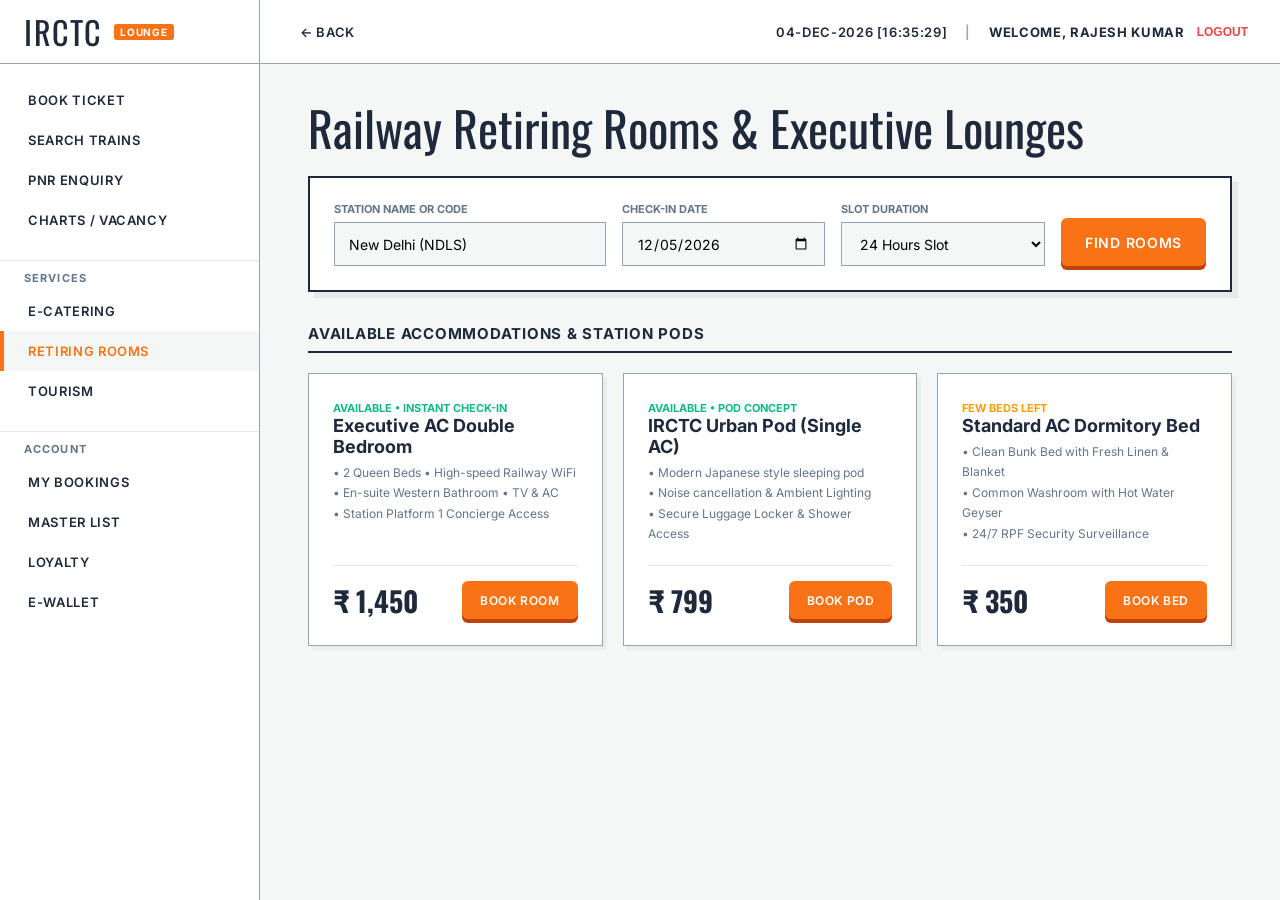
<file: rooms.html>
<!DOCTYPE html>
<html lang="en">
<head>
    <meta charset="UTF-8">
    <meta name="viewport" content="width=device-width, initial-scale=1.0">
    <title>IRCTC - Retiring Rooms & Executive Lounge</title>
    <link href="https://fonts.googleapis.com/css2?family=Inter:wght@400;500;600;700&family=Oswald:wght@500;700&display=swap" rel="stylesheet">
    <link rel="stylesheet" href="shared.css">
    <style>
        .content-area { flex-grow: 1; overflow-y: auto; padding: 40px 48px; background: var(--paper); }
        h1 { font-family: var(--font-script); font-size: 48px; font-weight: normal; margin-bottom: 24px; line-height: 1; }
        h2 { font-size: 15px; font-weight: 700; margin-bottom: 20px; border-bottom: 2px solid var(--ink); padding-bottom: 8px; text-transform: uppercase; letter-spacing: 0.05em; }

        .search-box { background: var(--surface); border: 2px solid var(--ink); padding: 24px; margin-bottom: 32px; box-shadow: 6px 6px 0 rgba(0,0,0,0.06); }
        .search-grid { display: grid; grid-template-columns: 2fr 1.5fr 1.5fr auto; gap: 16px; align-items: flex-end; }
        label { display: block; font-size: 11px; text-transform: uppercase; font-weight: 700; color: var(--ink-muted); margin-bottom: 6px; }
        input[type="text"], input[type="date"], select { width: 100%; height: 44px; border: 1px solid var(--line-strong); background: var(--paper); padding: 0 14px; font-family: var(--font-grotesque); font-size: 14px; outline: none; }
        input:focus, select:focus { border-color: var(--accent-blush); background: var(--surface); }

        .rooms-grid { display: grid; grid-template-columns: repeat(3, 1fr); gap: 20px; }
        .room-card { background: var(--surface); border: 1px solid var(--line-strong); padding: 24px; display: flex; flex-direction: column; justify-content: space-between; box-shadow: 4px 4px 0 rgba(0,0,0,0.04); transition: transform 0.15s; }
        .room-card:hover { transform: translateY(-2px); border-color: var(--ink); }
        .room-title { font-size: 18px; font-weight: 700; margin-bottom: 6px; }
        .room-amenities { font-size: 12px; color: var(--ink-muted); line-height: 1.7; margin-bottom: 20px; }
        .room-price { font-family: var(--font-script); font-size: 28px; font-weight: 700; color: var(--ink); }
    </style>
</head>
<body>
    <aside class="sidebar">
        <a href="index.html" class="sidebar-logo">
            IRCTC <span class="badge-ir">LOUNGE</span>
        </a>
        <ul class="nav-menu">
            <li><a href="index.html" class="nav-item">Book Ticket</a></li>
            <li><a href="trains.html" class="nav-item">Search Trains</a></li>
            <li><a href="profile.html" class="nav-item">PNR Enquiry</a></li>
            <li><a href="charts.html" class="nav-item">Charts / Vacancy</a></li>
            
            <li class="nav-section"><div class="nav-label">Services</div></li>
            <li><a href="ecatering.html" class="nav-item">E-Catering</a></li>
            <li><a href="rooms.html" class="nav-item active">Retiring Rooms</a></li>
            <li><a href="places.html" class="nav-item">Tourism</a></li>
            
            <li class="nav-section"><div class="nav-label">Account</div></li>
            <li><a href="profile.html" class="nav-item">My Bookings</a></li>
            <li><a href="master_list.html" class="nav-item">Master List</a></li>
            <li><a href="loyalty.html" class="nav-item">Loyalty</a></li>
            <li><a href="wallet.html" class="nav-item">E-Wallet</a></li>
        </ul>
    </aside>

    <main class="main-wrapper">
        <header class="topbar">
            <button class="btn-back" onclick="history.back()">← Back</button>
            <div class="top-links">
                <span id="live-clock">18-Oct-2026 [14:49:04]</span>
                <span style="color: var(--line-strong);">|</span>
                <div id="header-user-slot"></div>
            </div>
        </header>

        <div class="content-area">
            <h1>Railway Retiring Rooms & Executive Lounges</h1>

            <div class="search-box">
                <div class="search-grid">
                    <div>
                        <label>Station Name or Code</label>
                        <input type="text" id="room-station" data-station-search="true" value="New Delhi (NDLS)" autocomplete="off">
                    </div>
                    <div>
                        <label>Check-in Date</label>
                        <input type="date" id="room-date">
                    </div>
                    <div>
                        <label>Slot Duration</label>
                        <select id="room-slot">
                            <option value="12">12 Hours Slot</option>
                            <option value="24" selected>24 Hours Slot</option>
                            <option value="48">48 Hours Slot</option>
                        </select>
                    </div>
                    <button class="btn-primary" onclick="searchRooms()">Find Rooms</button>
                </div>
            </div>

            <h2>Available Accommodations & Station Pods</h2>

            <div class="rooms-grid">
                <!-- Room 1 -->
                <div class="room-card">
                    <div>
                        <span style="font-size:11px; text-transform:uppercase; font-weight:700; color:var(--accent-sage);">Available &bull; Instant Check-in</span>
                        <div class="room-title">Executive AC Double Bedroom</div>
                        <div class="room-amenities">
                            &bull; 2 Queen Beds &bull; High-speed Railway WiFi<br>
                            &bull; En-suite Western Bathroom &bull; TV & AC<br>
                            &bull; Station Platform 1 Concierge Access
                        </div>
                    </div>
                    <div style="display:flex; justify-content:space-between; align-items:center; border-top:1px solid var(--line); padding-top:14px;">
                        <span class="room-price">₹ 1,450</span>
                        <button class="btn-primary" style="height:38px; padding:0 18px; font-size:12px;" onclick="bookRoom('Executive AC Double Bedroom', 1450)">Book Room</button>
                    </div>
                </div>

                <!-- Room 2 -->
                <div class="room-card">
                    <div>
                        <span style="font-size:11px; text-transform:uppercase; font-weight:700; color:var(--accent-sage);">Available &bull; Pod Concept</span>
                        <div class="room-title">IRCTC Urban Pod (Single AC)</div>
                        <div class="room-amenities">
                            &bull; Modern Japanese style sleeping pod<br>
                            &bull; Noise cancellation & Ambient Lighting<br>
                            &bull; Secure Luggage Locker & Shower Access
                        </div>
                    </div>
                    <div style="display:flex; justify-content:space-between; align-items:center; border-top:1px solid var(--line); padding-top:14px;">
                        <span class="room-price">₹ 799</span>
                        <button class="btn-primary" style="height:38px; padding:0 18px; font-size:12px;" onclick="bookRoom('IRCTC Urban Pod', 799)">Book Pod</button>
                    </div>
                </div>

                <!-- Room 3 -->
                <div class="room-card">
                    <div>
                        <span style="font-size:11px; text-transform:uppercase; font-weight:700; color:var(--accent-sand);">Few Beds Left</span>
                        <div class="room-title">Standard AC Dormitory Bed</div>
                        <div class="room-amenities">
                            &bull; Clean Bunk Bed with Fresh Linen & Blanket<br>
                            &bull; Common Washroom with Hot Water Geyser<br>
                            &bull; 24/7 RPF Security Surveillance
                        </div>
                    </div>
                    <div style="display:flex; justify-content:space-between; align-items:center; border-top:1px solid var(--line); padding-top:14px;">
                        <span class="room-price">₹ 350</span>
                        <button class="btn-primary" style="height:38px; padding:0 18px; font-size:12px;" onclick="bookRoom('Standard AC Dormitory Bed', 350)">Book Bed</button>
                    </div>
                </div>
            </div>
        </div>
    </main>

    <script src="shared.js"></script>
    <script>
        const tmrw = new Date();
        tmrw.setDate(tmrw.getDate() + 1);
        document.getElementById("room-date").value = tmrw.toISOString().split("T")[0];

        function searchRooms() {
            const stn = document.getElementById("room-station").value;
            IRCTC.showToast(`Showing available retiring rooms for ${stn}`, "info");
        }

        function bookRoom(type, price) {
            const stn = document.getElementById("room-station").value;
            const date = document.getElementById("room-date").value;
            if (confirm(`Confirm booking for ${type} at ${stn} for ₹${price} on ${date}?`)) {
                IRCTC.creditLoyaltyPoints(`Retiring Room Booking: ${type}`, 100);
                IRCTC.showToast(`🎉 Room Booking Confirmed! Booking voucher sent to your registered mobile.`, "success");
            }
        }
    </script>
</body>
</html>
</file>
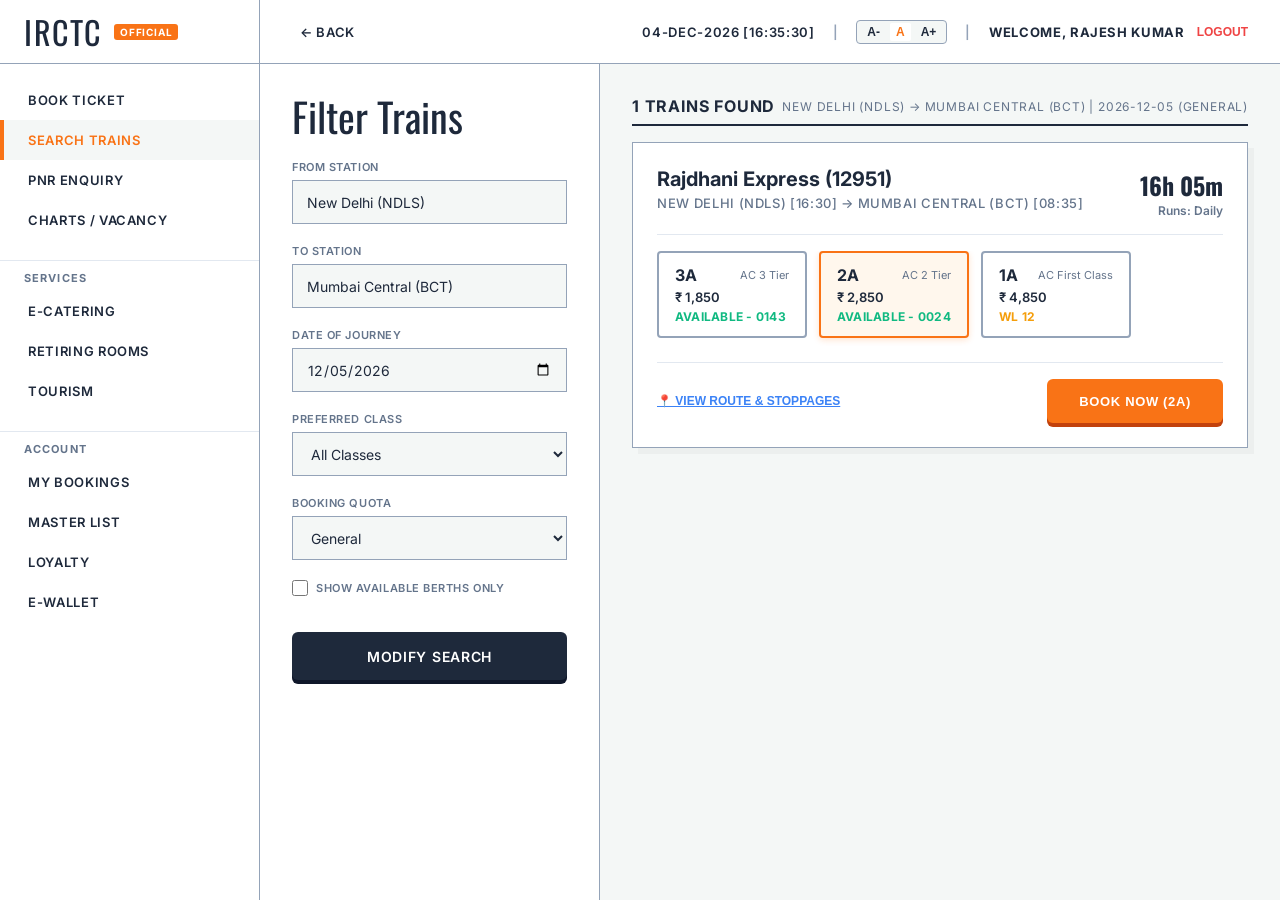
<file: trains.html>
<!DOCTYPE html>
<html lang="en">
<head>
    <meta charset="UTF-8">
    <meta name="viewport" content="width=device-width, initial-scale=1.0">
    <title>IRCTC - Search Trains</title>
    <link href="https://fonts.googleapis.com/css2?family=Inter:wght@400;500;600;700&family=Oswald:wght@500;700&display=swap" rel="stylesheet">
    <link rel="stylesheet" href="shared.css">
    <style>
        /* Content Area */
        .content-area { flex-grow: 1; overflow-y: auto; display: flex; }
        
        .filters { 
            width: 340px; 
            padding: 32px; 
            border-right: 1px solid var(--line-strong); 
            background: var(--surface); 
            overflow-y: auto; 
            flex-shrink: 0;
        }
        .results { 
            flex: 1; 
            padding: 32px; 
            background: var(--paper); 
            overflow-y: auto; 
        }
        
        /* Typography */
        h1 { font-family: var(--font-script); font-size: 40px; font-weight: normal; margin-bottom: 24px; line-height: 1; color: var(--ink); }
        h2 { font-size: 16px; font-weight: 700; margin-bottom: 16px; text-transform: uppercase; letter-spacing: 0.05em; border-bottom: 2px solid var(--ink); padding-bottom: 8px; display: flex; justify-content: space-between; align-items: center; }
        
        /* Forms */
        .form-group { margin-bottom: 20px; position: relative; }
        label { display: block; font-size: 11px; color: var(--ink-muted); margin-bottom: 6px; text-transform: uppercase; letter-spacing: 0.05em; font-weight: 600; }
        input[type="text"], input[type="date"], select { width: 100%; height: 44px; border: 1px solid var(--line-strong); background: var(--paper); padding: 0 14px; font-family: var(--font-grotesque); font-size: 14px; color: var(--ink); border-radius: 0; outline: none; }
        input:focus, select:focus { border-color: var(--accent-blush); background: var(--surface); }
        
        .btn-filter { height: 48px; width: 100%; background: var(--ink); color: var(--surface); border: none; border-radius: 6px; font-family: var(--font-grotesque); font-weight: 600; font-size: 14px; letter-spacing: 0.05em; cursor: pointer; text-transform: uppercase; margin-top: 16px; box-shadow: 0 4px 0 #0F172A; transform: translateY(0); transition: transform 0.1s, box-shadow 0.1s; }
        .btn-filter:hover { transform: translateY(2px); box-shadow: 0 2px 0 #0F172A; }
        .btn-filter:active { transform: translateY(4px); box-shadow: 0 0 0 #0F172A; }
        
        /* Train Card */
        .train-card { background: var(--surface); border: 1px solid var(--line-strong); margin-bottom: 20px; padding: 24px; box-shadow: 6px 6px 0 rgba(51, 48, 59, 0.04); transition: transform 0.15s, box-shadow 0.15s; }
        .train-card:hover { border-color: var(--ink); box-shadow: 8px 8px 0 rgba(51, 48, 59, 0.08); }
        .train-header { display: flex; justify-content: space-between; align-items: flex-start; border-bottom: 1px solid var(--line); padding-bottom: 16px; margin-bottom: 16px; }
        .train-name { font-size: 20px; font-weight: 700; margin-bottom: 4px; color: var(--ink); }
        .train-route { font-size: 13px; color: var(--ink-muted); text-transform: uppercase; letter-spacing: 0.05em; font-weight: 500; }
        .train-schedule { text-align: right; }
        .train-time { font-variant-numeric: tabular-nums; font-size: 24px; font-weight: 700; font-family: var(--font-script); color: var(--ink); }
        .train-duration { font-size: 12px; color: var(--ink-muted); font-weight: 600; }
        
        .class-grid { display: flex; gap: 12px; overflow-x: auto; padding-bottom: 8px; margin-bottom: 16px; }
        .class-box { border: 2px solid var(--line-strong); padding: 12px 16px; min-width: 150px; cursor: pointer; transition: all 0.15s; background: var(--surface); border-radius: 4px; }
        .class-box:hover { border-color: var(--accent-blush); transform: translateY(-2px); }
        .class-box.selected { border-color: var(--accent-blush); background: #FFF7ED; box-shadow: 0 2px 6px rgba(249, 115, 22, 0.2); }
        .class-title { font-size: 16px; font-weight: 700; margin-bottom: 4px; display: flex; justify-content: space-between; align-items: center; }
        .class-fare { font-size: 13px; font-weight: 600; color: var(--ink); margin-bottom: 4px; }
        .class-status { font-size: 12px; font-weight: 700; letter-spacing: 0.02em; }
        .status-avail { color: var(--accent-sage); }
        .status-wl { color: var(--accent-sand); }
        .status-rac { color: var(--accent-sky); }
        
        .book-actions { display: flex; justify-content: space-between; align-items: center; border-top: 1px solid var(--line); padding-top: 16px; }
        .schedule-btn { background: none; border: none; color: var(--accent-sky); font-size: 12px; font-weight: 600; text-transform: uppercase; cursor: pointer; text-decoration: underline; }
        .schedule-btn:hover { color: var(--accent-blush); }

        .book-btn { background: var(--accent-blush); color: var(--surface); border: none; border-radius: 6px; height: 44px; padding: 0 32px; font-size: 13px; font-weight: 700; cursor: pointer; text-transform: uppercase; letter-spacing: 0.05em; box-shadow: 0 4px 0 #C2410C; transform: translateY(0); transition: transform 0.1s, box-shadow 0.1s, background-color 0.15s; }
        .book-btn:hover { transform: translateY(2px); box-shadow: 0 2px 0 #C2410C; background-color: var(--accent-blush-hover); }
        .book-btn:active { transform: translateY(4px); box-shadow: 0 0 0 #C2410C; }

        /* Route Timeline Drawer */
        .route-drawer { display: none; background: var(--paper); border: 1px dashed var(--line-strong); padding: 16px; margin-top: 16px; font-size: 12px; border-radius: 4px; }
        .route-drawer.open { display: block; }
        .route-stops { display: flex; justify-content: space-between; position: relative; margin-top: 12px; }
        .route-stops::before { content: ""; position: absolute; top: 8px; left: 10px; right: 10px; height: 2px; background: var(--line-strong); z-index: 0; }
        .stop-point { position: relative; z-index: 1; text-align: center; }
        .stop-dot { width: 16px; height: 16px; border-radius: 50%; background: var(--surface); border: 3px solid var(--accent-blush); margin: 0 auto 6px auto; }
        .stop-name { font-weight: 700; color: var(--ink); }
        .stop-time { color: var(--ink-muted); font-size: 11px; }

        .no-trains-box {
            text-align: center;
            padding: 60px 20px;
            background: var(--surface);
            border: 2px dashed var(--line-strong);
        }
    </style>
</head>
<body>
    <aside class="sidebar">
        <a href="index.html" class="sidebar-logo">
            IRCTC <span class="badge-ir">OFFICIAL</span>
        </a>
        <ul class="nav-menu">
            <li><a href="index.html" class="nav-item">Book Ticket</a></li>
            <li><a href="trains.html" class="nav-item active">Search Trains</a></li>
            <li><a href="profile.html" class="nav-item">PNR Enquiry</a></li>
            <li><a href="charts.html" class="nav-item">Charts / Vacancy</a></li>
            
            <li class="nav-section"><div class="nav-label">Services</div></li>
            <li><a href="ecatering.html" class="nav-item">E-Catering</a></li>
            <li><a href="rooms.html" class="nav-item">Retiring Rooms</a></li>
            <li><a href="places.html" class="nav-item">Tourism</a></li>
            
            <li class="nav-section"><div class="nav-label">Account</div></li>
            <li><a href="profile.html" class="nav-item">My Bookings</a></li>
            <li><a href="master_list.html" class="nav-item">Master List</a></li>
            <li><a href="loyalty.html" class="nav-item">Loyalty</a></li>
            <li><a href="wallet.html" class="nav-item">E-Wallet</a></li>
        </ul>
    </aside>

    <main class="main-wrapper">
        <header class="topbar">
            <button class="btn-back" onclick="history.back()">← Back</button>
            <div class="top-links">
                <span id="live-clock">18-Oct-2026 [14:49:04]</span>
                <span style="color: var(--line-strong);">|</span>
                <div class="font-size-ctrl">
                    <button onclick="IRCTC.setFontSize('13px')">A-</button>
                    <button onclick="IRCTC.setFontSize('14px')" class="active">A</button>
                    <button onclick="IRCTC.setFontSize('16px')">A+</button>
                </div>
                <span style="color: var(--line-strong);">|</span>
                <div id="header-user-slot"></div>
            </div>
        </header>

        <div class="content-area">
            <!-- Functional Filters Panel -->
            <div class="filters">
                <h1>Filter Trains</h1>
                
                <div class="form-group">
                    <label for="filter-from">From Station</label>
                    <input type="text" id="filter-from" data-station-search="true" value="New Delhi (NDLS)" autocomplete="off">
                </div>
                
                <div class="form-group">
                    <label for="filter-to">To Station</label>
                    <input type="text" id="filter-to" data-station-search="true" value="Mumbai Central (BCT)" autocomplete="off">
                </div>
                
                <div class="form-group">
                    <label for="filter-date">Date of Journey</label>
                    <input type="date" id="filter-date">
                </div>
                
                <div class="form-group">
                    <label for="filter-class">Preferred Class</label>
                    <select id="filter-class">
                        <option value="ALL">All Classes</option>
                        <option value="1A">AC First Class (1A)</option>
                        <option value="2A">AC 2 Tier (2A)</option>
                        <option value="3A">AC 3 Tier (3A)</option>
                        <option value="EC">Exec. Chair Car (EC)</option>
                        <option value="CC">AC Chair Car (CC)</option>
                        <option value="SL">Sleeper (SL)</option>
                    </select>
                </div>
                
                <div class="form-group">
                    <label for="filter-quota">Booking Quota</label>
                    <select id="filter-quota">
                        <option value="GENERAL">General</option>
                        <option value="TATKAL">Tatkal</option>
                        <option value="LADIES">Ladies</option>
                        <option value="SENIOR CITIZEN">Senior Citizen</option>
                    </select>
                </div>

                <div class="form-group" style="margin-top: 10px;">
                    <label style="display:flex; align-items:center; gap:8px; cursor:pointer;">
                        <input type="checkbox" id="filter-available-only" style="width:16px; height:16px;">
                        <span>Show Available Berths Only</span>
                    </label>
                </div>
                
                <button class="btn-filter" onclick="applyFilters()">Modify Search</button>
            </div>
            
            <!-- Dynamic Results Panel -->
            <div class="results">
                <h2>
                    <span id="results-count-text">Loading trains...</span>
                    <span id="route-badge-text" style="font-size: 12px; font-weight: normal; color: var(--ink-muted);"></span>
                </h2>
                
                <div id="trains-list-container">
                    <!-- Populated dynamically via JavaScript -->
                </div>
            </div>
        </div>
    </main>

    <script src="shared.js"></script>
    <script>
        // Extract URL or Session parameters
        const urlParams = new URLSearchParams(window.location.search);
        const savedSession = JSON.parse(sessionStorage.getItem("irctc_active_search") || "{}");

        const fromQuery = urlParams.get("from") || savedSession.from || "New Delhi (NDLS)";
        const toQuery = urlParams.get("to") || savedSession.to || "Mumbai Central (BCT)";
        const dateQuery = urlParams.get("date") || savedSession.date || "";
        const classQuery = urlParams.get("class") || savedSession.trainClass || "ALL";
        const quotaQuery = urlParams.get("quota") || savedSession.quota || "GENERAL";
        const availQuery = urlParams.get("availableOnly") === "true" || savedSession.availableOnly || false;

        document.getElementById("filter-from").value = fromQuery;
        document.getElementById("filter-to").value = toQuery;
        document.getElementById("filter-class").value = classQuery;
        document.getElementById("filter-quota").value = quotaQuery;
        document.getElementById("filter-available-only").checked = availQuery;

        if (dateQuery) {
            document.getElementById("filter-date").value = dateQuery;
        } else {
            const tmrw = new Date();
            tmrw.setDate(tmrw.getDate() + 1);
            document.getElementById("filter-date").value = tmrw.toISOString().split("T")[0];
        }

        // Store selected classes for each train
        const trainSelectedClass = {};

        function getStationCode(str) {
            const m = str.match(/\(([A-Z]+)\)/);
            return m ? m[1] : str.trim().toUpperCase();
        }

        function renderTrains() {
            const fromText = document.getElementById("filter-from").value;
            const toText = document.getElementById("filter-to").value;
            const selectedClass = document.getElementById("filter-class").value;
            const quota = document.getElementById("filter-quota").value;
            const journeyDate = document.getElementById("filter-date").value;
            const availOnly = document.getElementById("filter-available-only").checked;

            const fromCode = getStationCode(fromText);
            const toCode = getStationCode(toText);

            document.getElementById("route-badge-text").textContent = `${fromText} → ${toText} | ${journeyDate} (${quota})`;

            // Match trains from database
            let matched = IRCTC.TRAINS.filter(t => {
                // If direct match by station code or name
                const matchOrigin = (t.fromCode === fromCode || fromText.toLowerCase().includes(t.fromName.toLowerCase()));
                const matchDest = (t.toCode === toCode || toText.toLowerCase().includes(t.toName.toLowerCase()));
                return matchOrigin && matchDest;
            });

            // If no exact matched route, offer realistic superfast alternatives
            if (matched.length === 0) {
                matched = IRCTC.TRAINS.slice(0, 3);
            }

            // Filter by available classes or berth availability if requested
            if (selectedClass !== "ALL") {
                matched = matched.filter(t => t.classes && t.classes[selectedClass]);
            }

            if (availOnly) {
                matched = matched.filter(t => {
                    return Object.values(t.classes).some(c => c.avail);
                });
            }

            const container = document.getElementById("trains-list-container");
            document.getElementById("results-count-text").textContent = `${matched.length} Trains Found`;

            if (matched.length === 0) {
                container.innerHTML = `
                    <div class="no-trains-box">
                        <div style="font-family: var(--font-script); font-size: 32px; color: var(--ink-muted); margin-bottom: 8px;">No Direct Trains Available</div>
                        <p style="font-size: 14px; color: var(--ink-muted); max-width: 480px; margin: 0 auto 20px auto;">
                            We couldn't find any direct trains matching the selected criteria for this date. Try changing classes or selecting all quotas.
                        </p>
                        <button class="btn-primary" onclick="resetFilters()">Reset Search Filters</button>
                    </div>
                `;
                return;
            }

            container.innerHTML = matched.map(train => {
                const classes = train.classes || {};
                const classKeys = Object.keys(classes);
                
                // Pick default class (2A or 3A or first available)
                if (!trainSelectedClass[train.number]) {
                    trainSelectedClass[train.number] = classKeys.includes("2A") ? "2A" : classKeys[0];
                }
                const activeClass = trainSelectedClass[train.number];

                return `
                    <div class="train-card" id="card-${train.number}">
                        <div class="train-header">
                            <div>
                                <div class="train-name">${train.name} (${train.number})</div>
                                <div class="train-route">${train.fromName} (${train.fromCode}) [${train.depTime}] → ${train.toName} (${train.toCode}) [${train.arrTime}]</div>
                            </div>
                            <div class="train-schedule">
                                <div class="train-time">${train.duration}</div>
                                <div class="train-duration">Runs: ${train.runsDays}</div>
                            </div>
                        </div>

                        <div class="class-grid">
                            ${classKeys.map(cKey => {
                                const cInfo = classes[cKey];
                                const isSelected = (cKey === activeClass);
                                const isAvail = cInfo.avail;
                                return `
                                    <div class="class-box ${isSelected ? 'selected' : ''}" onclick="selectTrainClass('${train.number}', '${cKey}')">
                                        <div class="class-title">
                                            <span>${cKey}</span>
                                            <span style="font-size: 11px; color: var(--ink-muted); font-weight: normal;">${cInfo.name}</span>
                                        </div>
                                        <div class="class-fare">₹ ${cInfo.fare.toLocaleString()}</div>
                                        <div class="class-status ${isAvail ? 'status-avail' : 'status-wl'}">
                                            ${cInfo.status}
                                        </div>
                                    </div>
                                `;
                            }).join("")}
                        </div>

                        <div class="book-actions">
                            <button class="schedule-btn" onclick="toggleRouteDrawer('${train.number}')">
                                📍 View Route & Stoppages
                            </button>
                            <button class="book-btn" onclick="proceedToBooking('${train.number}')">
                                Book Now (${activeClass})
                            </button>
                        </div>

                        <!-- Expandable Stoppages Timeline -->
                        <div class="route-drawer" id="drawer-${train.number}">
                            <strong>Intermediate Timetable & Stoppages:</strong>
                            <div class="route-stops">
                                <div class="stop-point">
                                    <div class="stop-dot"></div>
                                    <div class="stop-name">${train.fromCode}</div>
                                    <div class="stop-time">${train.depTime}</div>
                                </div>
                                <div class="stop-point">
                                    <div class="stop-dot"></div>
                                    <div class="stop-name">KOTA</div>
                                    <div class="stop-time">+4h 15m</div>
                                </div>
                                <div class="stop-point">
                                    <div class="stop-dot"></div>
                                    <div class="stop-name">BRC</div>
                                    <div class="stop-time">+10h 40m</div>
                                </div>
                                <div class="stop-point">
                                    <div class="stop-dot"></div>
                                    <div class="stop-name">ST</div>
                                    <div class="stop-time">+12h 50m</div>
                                </div>
                                <div class="stop-point">
                                    <div class="stop-dot"></div>
                                    <div class="stop-name">${train.toCode}</div>
                                    <div class="stop-time">${train.arrTime}</div>
                                </div>
                            </div>
                        </div>
                    </div>
                `;
            }).join("");
        }

        function selectTrainClass(trainNumber, classCode) {
            trainSelectedClass[trainNumber] = classCode;
            renderTrains();
        }

        function toggleRouteDrawer(trainNumber) {
            const drawer = document.getElementById(`drawer-${trainNumber}`);
            if (drawer) {
                drawer.classList.toggle("open");
            }
        }

        function applyFilters() {
            IRCTC.showToast("Updating train schedule & availability...", "info");
            renderTrains();
        }

        function resetFilters() {
            document.getElementById("filter-class").value = "ALL";
            document.getElementById("filter-available-only").checked = false;
            renderTrains();
        }

        function proceedToBooking(trainNumber) {
            const train = IRCTC.TRAINS.find(t => t.number === trainNumber);
            if (!train) return;

            const chosenClass = trainSelectedClass[trainNumber] || "2A";
            const classInfo = train.classes[chosenClass] || { fare: 2850, name: "AC 2 Tier" };
            const journeyDate = document.getElementById("filter-date").value;
            const quota = document.getElementById("filter-quota").value;

            const bookingContext = {
                trainNumber: train.number,
                trainName: train.name,
                from: `${train.fromName} (${train.fromCode})`,
                fromCode: train.fromCode,
                to: `${train.toName} (${train.toCode})`,
                toCode: train.toCode,
                depTime: train.depTime,
                arrTime: train.arrTime,
                duration: train.duration,
                journeyDate: journeyDate,
                classCode: chosenClass,
                className: classInfo.name,
                farePerAdult: classInfo.fare,
                quota: quota,
                status: classInfo.avail ? "Confirmed" : "Waitlisted"
            };

            sessionStorage.setItem("irctc_pending_booking", JSON.stringify(bookingContext));
            window.location.href = "booking.html";
        }

        // Initial render
        renderTrains();
    </script>
</body>
</html>
</file>
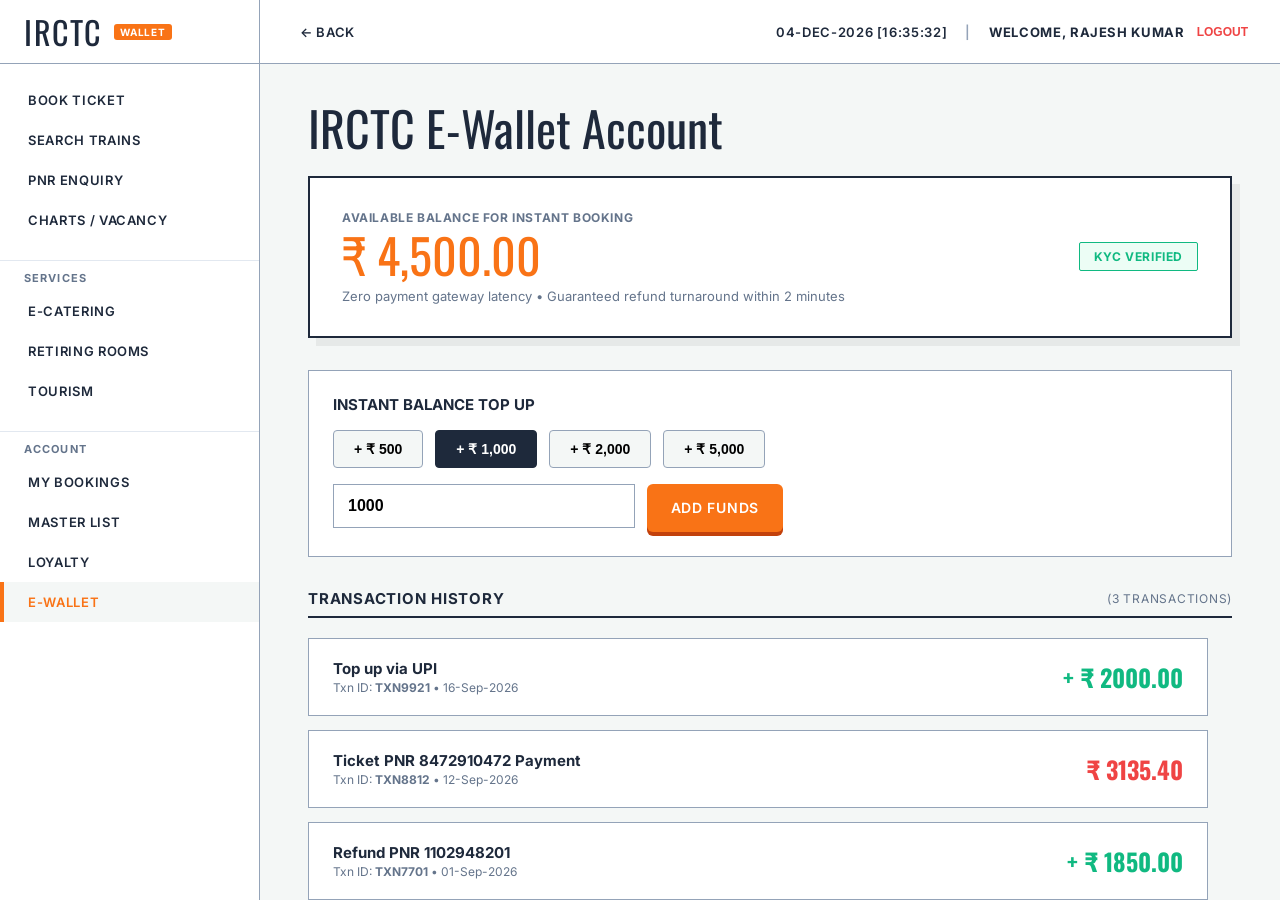
<file: wallet.html>
<!DOCTYPE html>
<html lang="en">
<head>
    <meta charset="UTF-8">
    <meta name="viewport" content="width=device-width, initial-scale=1.0">
    <title>IRCTC - E-Wallet Digital Account</title>
    <link href="https://fonts.googleapis.com/css2?family=Inter:wght@400;500;600;700&family=Oswald:wght@500;700&display=swap" rel="stylesheet">
    <link rel="stylesheet" href="shared.css">
    <style>
        .content-area { flex-grow: 1; overflow-y: auto; padding: 40px 48px; background: var(--paper); }
        h1 { font-family: var(--font-script); font-size: 48px; font-weight: normal; margin-bottom: 24px; line-height: 1; }
        h2 { font-size: 15px; font-weight: 700; margin-bottom: 20px; border-bottom: 2px solid var(--ink); padding-bottom: 8px; text-transform: uppercase; letter-spacing: 0.05em; display: flex; justify-content: space-between; align-items: center; }

        .wallet-banner { background: var(--surface); border: 2px solid var(--ink); padding: 32px; display: flex; justify-content: space-between; align-items: center; box-shadow: 8px 8px 0 rgba(0,0,0,0.06); margin-bottom: 32px; }
        .balance-label { font-size: 12px; font-weight: 700; text-transform: uppercase; color: var(--ink-muted); letter-spacing: 0.05em; }
        .balance-amt { font-family: var(--font-script); font-size: 48px; color: var(--accent-blush); line-height: 1.1; margin-top: 4px; }

        .topup-box { background: var(--surface); border: 1px solid var(--line-strong); padding: 24px; margin-bottom: 32px; }
        .quick-amounts { display: flex; gap: 12px; margin: 16px 0; }
        .btn-amt { padding: 10px 20px; border: 1px solid var(--line-strong); background: var(--paper); font-weight: 700; font-size: 14px; cursor: pointer; border-radius: 4px; }
        .btn-amt:hover, .btn-amt.active { background: var(--ink); color: white; border-color: var(--ink); }

        .ticket-list { display: flex; flex-direction: column; gap: 14px; max-width: 900px; }
        .ticket-card { border: 1px solid var(--line-strong); background: var(--surface); padding: 20px 24px; display: flex; justify-content: space-between; align-items: center; }
    </style>
</head>
<body>
    <aside class="sidebar">
        <a href="index.html" class="sidebar-logo">
            IRCTC <span class="badge-ir">WALLET</span>
        </a>
        <ul class="nav-menu">
            <li><a href="index.html" class="nav-item">Book Ticket</a></li>
            <li><a href="trains.html" class="nav-item">Search Trains</a></li>
            <li><a href="profile.html" class="nav-item">PNR Enquiry</a></li>
            <li><a href="charts.html" class="nav-item">Charts / Vacancy</a></li>
            
            <li class="nav-section"><div class="nav-label">Services</div></li>
            <li><a href="ecatering.html" class="nav-item">E-Catering</a></li>
            <li><a href="rooms.html" class="nav-item">Retiring Rooms</a></li>
            <li><a href="places.html" class="nav-item">Tourism</a></li>
            
            <li class="nav-section"><div class="nav-label">Account</div></li>
            <li><a href="profile.html" class="nav-item">My Bookings</a></li>
            <li><a href="master_list.html" class="nav-item">Master List</a></li>
            <li><a href="loyalty.html" class="nav-item">Loyalty</a></li>
            <li><a href="wallet.html" class="nav-item active">E-Wallet</a></li>
        </ul>
    </aside>

    <main class="main-wrapper">
        <header class="topbar">
            <button class="btn-back" onclick="history.back()">← Back</button>
            <div class="top-links">
                <span id="live-clock">18-Oct-2026 [14:49:04]</span>
                <span style="color: var(--line-strong);">|</span>
                <div id="header-user-slot"></div>
            </div>
        </header>

        <div class="content-area">
            <h1>IRCTC E-Wallet Account</h1>

            <!-- Balance Card -->
            <div class="wallet-banner">
                <div>
                    <div class="balance-label">Available Balance for Instant Booking</div>
                    <div class="balance-amt" id="wallet-balance-display">₹ 4,500.00</div>
                    <div style="font-size: 13px; color: var(--ink-muted); margin-top: 6px;">
                        Zero payment gateway latency &bull; Guaranteed refund turnaround within 2 minutes
                    </div>
                </div>
                <div>
                    <span class="status-badge confirmed" style="font-size:12px; padding:6px 14px;">KYC VERIFIED</span>
                </div>
            </div>

            <!-- Top up controls -->
            <div class="topup-box">
                <h3 style="font-size: 15px; font-weight: 700; text-transform: uppercase;">Instant Balance Top Up</h3>
                <div class="quick-amounts">
                    <button class="btn-amt" onclick="setTopUpAmount(500)">+ ₹ 500</button>
                    <button class="btn-amt active" onclick="setTopUpAmount(1000)">+ ₹ 1,000</button>
                    <button class="btn-amt" onclick="setTopUpAmount(2000)">+ ₹ 2,000</button>
                    <button class="btn-amt" onclick="setTopUpAmount(5000)">+ ₹ 5,000</button>
                </div>
                
                <div style="display: flex; gap: 12px; max-width: 450px;">
                    <input type="number" id="topup-custom-input" value="1000" style="height:44px; border:1px solid var(--line-strong); padding:0 14px; font-size:16px; font-weight:bold; flex-grow:1;">
                    <button class="btn-primary" onclick="executeTopUp()">Add Funds</button>
                </div>
            </div>

            <!-- Statement Ledger -->
            <h2>
                <span>Transaction History</span>
                <span id="txn-count-badge" style="font-size:12px; font-weight:normal; color:var(--ink-muted);"></span>
            </h2>

            <div class="ticket-list" id="wallet-txns-container">
                <!-- Injected dynamically -->
            </div>
        </div>
    </main>

    <script src="shared.js"></script>
    <script>
        function renderWallet() {
            const w = IRCTC.getWallet();
            document.getElementById("wallet-balance-display").textContent = `₹ ${w.balance.toLocaleString('en-IN', { minimumFractionDigits: 2, maximumFractionDigits: 2 })}`;
            document.getElementById("txn-count-badge").textContent = `(${w.transactions.length} Transactions)`;

            const container = document.getElementById("wallet-txns-container");
            container.innerHTML = w.transactions.map(t => {
                const isCredit = t.type === "credit";
                return `
                    <div class="ticket-card">
                        <div>
                            <strong style="color:var(--ink); font-size:15px;">${t.desc}</strong>
                            <div style="font-size:12px; color:var(--ink-muted); margin-top:2px;">
                                Txn ID: <strong>${t.id}</strong> &bull; ${t.date}
                            </div>
                        </div>
                        <div style="font-family:var(--font-script); font-size:24px; font-weight:bold; color:${isCredit ? 'var(--accent-sage)' : 'var(--accent-red)'}">
                            ${isCredit ? '+' : ''} ₹ ${Math.abs(t.amount).toFixed(2)}
                        </div>
                    </div>
                `;
            }).join("");
        }

        function setTopUpAmount(amt) {
            document.getElementById("topup-custom-input").value = amt;
            document.querySelectorAll(".quick-amounts .btn-amt").forEach(b => {
                if (b.textContent.includes(amt.toString())) {
                    b.classList.add("active");
                } else {
                    b.classList.remove("active");
                }
            });
        }

        function executeTopUp() {
            const amt = parseFloat(document.getElementById("topup-custom-input").value);
            if (!amt || isNaN(amt) || amt <= 0) {
                IRCTC.showToast("Please enter a valid amount", "error");
                return;
            }

            IRCTC.creditWallet(amt, "Top up via NetBanking / UPI");
            IRCTC.showToast(`₹ ${amt.toFixed(2)} added to your IRCTC E-Wallet!`, "success");
            renderWallet();
        }

        // Initialize
        renderWallet();
    </script>
</body>
</html>
</file>
<file: shared.css>
:root {
    --paper: #F4F7F6;
    --surface: #FFFFFF;
    --ink: #1E293B;
    --ink-muted: #64748B;
    --line: #E2E8F0;
    --line-strong: #94A3B8;
    --accent-blush: #F97316;
    --accent-blush-hover: #ea580c;
    --accent-sage: #10B981;
    --accent-sky: #3B82F6;
    --accent-sand: #F59E0B;
    --accent-red: #EF4444;
    --font-script: 'Oswald', sans-serif;
    --font-grotesque: 'Inter', sans-serif;
    --topbar-height: 64px;
    --sidebar-width: 260px;
    --font-size-base: 14px;
}

* {
    box-sizing: border-box;
    margin: 0;
    padding: 0;
}

body {
    background-color: var(--paper);
    color: var(--ink);
    font-family: var(--font-grotesque);
    font-size: var(--font-size-base);
    display: flex;
    height: 100vh;
    overflow: hidden;
    -webkit-font-smoothing: antialiased;
}

/* Sidebar Navigation */
.sidebar {
    width: var(--sidebar-width);
    background-color: var(--surface);
    border-right: 1px solid var(--line-strong);
    display: flex;
    flex-direction: column;
    flex-shrink: 0;
    z-index: 20;
}

.sidebar-logo {
    height: var(--topbar-height);
    display: flex;
    align-items: center;
    gap: 12px;
    padding: 0 24px;
    border-bottom: 1px solid var(--line-strong);
    font-family: var(--font-script);
    font-size: 32px;
    text-decoration: none;
    color: var(--ink);
    letter-spacing: 0.05em;
}

.sidebar-logo .badge-ir {
    background: var(--accent-blush);
    color: #fff;
    font-size: 10px;
    font-family: var(--font-grotesque);
    font-weight: 700;
    padding: 2px 6px;
    border-radius: 3px;
    letter-spacing: 0.08em;
}

.nav-menu {
    list-style: none;
    padding: 16px 0 32px 0;
    overflow-y: auto;
    flex-grow: 1;
}

.nav-item {
    display: flex;
    align-items: center;
    justify-content: space-between;
    padding: 12px 24px;
    font-size: 13px;
    font-weight: 600;
    color: var(--ink);
    text-decoration: none;
    text-transform: uppercase;
    letter-spacing: 0.05em;
    border-left: 4px solid transparent;
    transition: all 0.15s ease;
}

.nav-item:hover, .nav-item.active {
    background-color: var(--paper);
    border-left-color: var(--accent-blush);
    color: var(--accent-blush);
}

.nav-item .nav-badge {
    font-size: 10px;
    background: var(--accent-sky);
    color: white;
    padding: 2px 6px;
    border-radius: 10px;
    font-weight: 700;
}

.nav-section {
    margin-top: 20px;
    padding-top: 10px;
    border-top: 1px solid var(--line);
}

.nav-label {
    font-size: 11px;
    color: var(--ink-muted);
    padding: 0 24px;
    margin-bottom: 6px;
    text-transform: uppercase;
    letter-spacing: 0.1em;
    font-weight: 700;
}

/* Main Wrapper & Topbar */
.main-wrapper {
    flex-grow: 1;
    display: flex;
    flex-direction: column;
    min-width: 0;
    height: 100vh;
    overflow: hidden;
}

.topbar {
    height: var(--topbar-height);
    background-color: var(--surface);
    border-bottom: 1px solid var(--line-strong);
    display: flex;
    align-items: center;
    justify-content: space-between;
    padding: 0 32px;
    flex-shrink: 0;
    z-index: 15;
}

.topbar-left {
    display: flex;
    align-items: center;
    gap: 12px;
}

.btn-sidebar-toggle {
    border: 1px solid var(--line-strong);
    background: var(--surface);
    color: var(--ink);
    border-radius: 4px;
    padding: 6px 10px;
    font-size: 15px;
    cursor: pointer;
    display: inline-flex;
    align-items: center;
    justify-content: center;
    box-shadow: 0 2px 0 var(--line-strong);
    transition: all 0.15s;
    line-height: 1;
}

.btn-sidebar-toggle:hover {
    background: var(--paper);
    color: var(--accent-blush);
    border-color: var(--accent-blush);
}

body.sidebar-collapsed .sidebar {
    display: none !important;
}

.btn-back {
    border: none;
    background: transparent;
    color: var(--ink);
    font-family: var(--font-grotesque);
    font-size: 13px;
    font-weight: 600;
    text-transform: uppercase;
    letter-spacing: 0.05em;
    cursor: pointer;
    display: flex;
    align-items: center;
    gap: 8px;
    padding: 8px;
    transition: color 0.2s;
}

.btn-back:hover {
    color: var(--accent-blush);
}

.ticker {
    display: flex;
    align-items: center;
    gap: 12px;
    font-size: 13px;
    font-weight: 500;
    color: var(--ink);
}

.ticker-badge {
    background: var(--accent-sky);
    color: var(--surface);
    padding: 3px 8px;
    font-size: 11px;
    font-weight: 700;
    text-transform: uppercase;
    letter-spacing: 0.05em;
    border-radius: 2px;
}

.top-links {
    display: flex;
    gap: 18px;
    align-items: center;
    font-size: 13px;
    font-weight: 600;
    text-transform: uppercase;
    letter-spacing: 0.05em;
    margin-left: auto;
}

.top-links a {
    color: var(--ink);
    text-decoration: none;
    transition: color 0.15s;
}

.top-links a:hover {
    color: var(--accent-blush);
}

.font-size-ctrl {
    display: inline-flex;
    gap: 4px;
    background: var(--paper);
    padding: 2px 4px;
    border: 1px solid var(--line-strong);
    border-radius: 4px;
}

.font-size-ctrl button {
    border: none;
    background: transparent;
    cursor: pointer;
    padding: 2px 6px;
    font-size: 12px;
    font-weight: 700;
    color: var(--ink);
    border-radius: 2px;
}

.font-size-ctrl button:hover, .font-size-ctrl button.active {
    background: var(--surface);
    color: var(--accent-blush);
}

.btn-login {
    border: 1px solid var(--ink);
    border-radius: 4px;
    padding: 8px 16px;
    background: var(--surface);
    cursor: pointer;
    font-family: var(--font-grotesque);
    font-size: 13px;
    font-weight: 600;
    text-transform: uppercase;
    box-shadow: 0 3px 0 var(--ink);
    transform: translateY(0);
    transition: transform 0.1s, box-shadow 0.1s, background-color 0.1s;
}

.btn-login:hover {
    transform: translateY(1px);
    box-shadow: 0 2px 0 var(--ink);
}

.btn-login:active {
    transform: translateY(3px);
    box-shadow: 0 0 0 var(--ink);
}

.user-badge-header {
    display: flex;
    align-items: center;
    gap: 12px;
}

.user-badge-name {
    font-size: 13px;
    font-weight: 700;
    color: var(--ink);
}

.btn-logout {
    color: var(--accent-red);
    font-size: 12px;
    text-transform: uppercase;
    text-decoration: none;
    font-weight: 700;
    cursor: pointer;
    background: none;
    border: none;
}

.btn-logout:hover {
    text-decoration: underline;
}

/* Base Buttons */
.btn-primary {
    height: 48px;
    background: var(--accent-blush);
    color: var(--surface);
    border: none;
    border-radius: 6px;
    font-family: var(--font-grotesque);
    font-weight: 600;
    font-size: 14px;
    text-transform: uppercase;
    letter-spacing: 0.05em;
    cursor: pointer;
    box-shadow: 0 4px 0 #C2410C;
    transform: translateY(0);
    transition: transform 0.1s, box-shadow 0.1s, background-color 0.15s;
    padding: 0 24px;
    display: inline-flex;
    align-items: center;
    justify-content: center;
    gap: 8px;
    text-decoration: none;
}

.btn-primary:hover {
    transform: translateY(2px);
    box-shadow: 0 2px 0 #C2410C;
    background-color: var(--accent-blush-hover);
}

.btn-primary:active {
    transform: translateY(4px);
    box-shadow: 0 0 0 #C2410C;
}

.btn-secondary {
    border: 1px solid var(--line-strong);
    border-radius: 6px;
    background: var(--surface);
    padding: 10px 20px;
    font-family: var(--font-grotesque);
    font-size: 13px;
    font-weight: 600;
    cursor: pointer;
    text-transform: uppercase;
    box-shadow: 0 4px 0 var(--line-strong);
    transform: translateY(0);
    transition: transform 0.1s, box-shadow 0.1s;
    color: var(--ink);
    display: inline-flex;
    align-items: center;
    justify-content: center;
    gap: 6px;
    text-decoration: none;
}

.btn-secondary:hover {
    transform: translateY(2px);
    box-shadow: 0 2px 0 var(--line-strong);
}

.btn-secondary:active {
    transform: translateY(4px);
    box-shadow: 0 0 0 var(--line-strong);
}

.btn-danger {
    border: 1px solid var(--accent-red);
    border-radius: 6px;
    background: #FEF2F2;
    color: var(--accent-red);
    padding: 8px 16px;
    font-family: var(--font-grotesque);
    font-size: 12px;
    font-weight: 700;
    cursor: pointer;
    text-transform: uppercase;
    box-shadow: 0 3px 0 #DC2626;
    transition: transform 0.1s, box-shadow 0.1s;
}

.btn-danger:hover {
    transform: translateY(1px);
    box-shadow: 0 2px 0 #DC2626;
}

/* Modals */
.modal-overlay {
    position: fixed;
    inset: 0;
    background: rgba(15, 23, 42, 0.6);
    backdrop-filter: blur(2px);
    display: none;
    align-items: center;
    justify-content: center;
    z-index: 1000;
    padding: 20px;
}

.modal-overlay.open {
    display: flex;
}

.modal-box {
    background: var(--surface);
    border: 2px solid var(--ink);
    box-shadow: 12px 12px 0 rgba(15, 23, 42, 0.25);
    width: 100%;
    max-width: 580px;
    max-height: 90vh;
    display: flex;
    flex-direction: column;
    overflow: hidden;
    position: relative;
    animation: modalIn 0.2s ease-out;
}

.modal-box.wide {
    max-width: 800px;
}

@keyframes modalIn {
    from { opacity: 0; transform: translateY(16px) scale(0.98); }
    to { opacity: 1; transform: translateY(0) scale(1); }
}

.modal-header {
    padding: 20px 24px;
    border-bottom: 1px solid var(--line-strong);
    display: flex;
    justify-content: space-between;
    align-items: center;
    background: var(--paper);
}

.modal-title {
    font-family: var(--font-script);
    font-size: 28px;
    line-height: 1;
    color: var(--ink);
}

.modal-close {
    background: transparent;
    border: none;
    font-size: 24px;
    line-height: 1;
    cursor: pointer;
    color: var(--ink-muted);
    font-weight: bold;
    padding: 4px;
}

.modal-close:hover {
    color: var(--accent-red);
}

.modal-body {
    padding: 24px;
    overflow-y: auto;
    font-size: 14px;
}

.modal-footer {
    padding: 16px 24px;
    border-top: 1px solid var(--line);
    display: flex;
    justify-content: flex-end;
    gap: 12px;
    background: var(--paper);
}

/* Toast Notifications */
#toast-container {
    position: fixed;
    bottom: 24px;
    right: 24px;
    z-index: 9999;
    display: flex;
    flex-direction: column;
    gap: 10px;
    pointer-events: none;
}

.toast {
    background: var(--ink);
    color: var(--surface);
    padding: 14px 20px;
    border-radius: 6px;
    border-left: 5px solid var(--accent-blush);
    font-size: 13px;
    font-weight: 500;
    box-shadow: 0 8px 24px rgba(0,0,0,0.18);
    pointer-events: auto;
    display: flex;
    align-items: center;
    gap: 12px;
    min-width: 280px;
    max-width: 420px;
    animation: toastSlide 0.3s cubic-bezier(0.16, 1, 0.3, 1);
}

.toast.success {
    border-left-color: var(--accent-sage);
}

.toast.error {
    border-left-color: var(--accent-red);
}

.toast.info {
    border-left-color: var(--accent-sky);
}

@keyframes toastSlide {
    from { opacity: 0; transform: translateX(40px); }
    to { opacity: 1; transform: translateX(0); }
}

/* Status Badges */
.status-badge {
    display: inline-block;
    padding: 4px 8px;
    font-size: 11px;
    font-weight: 700;
    text-transform: uppercase;
    letter-spacing: 0.05em;
    border-radius: 2px;
    border: 1px solid var(--line-strong);
}

.status-badge.confirmed {
    border-color: var(--accent-sage);
    color: var(--accent-sage);
    background: #ECFDF5;
}

.status-badge.waitlist {
    border-color: var(--accent-sand);
    color: var(--accent-sand);
    background: #FFFBEB;
}

.status-badge.cancelled {
    border-color: var(--accent-red);
    color: var(--accent-red);
    background: #FEF2F2;
}

/* Autocomplete Suggestion Dropdown */
.autocomplete-suggestions {
    position: absolute;
    top: 100%;
    left: 0;
    right: 0;
    background: var(--surface);
    border: 1px solid var(--line-strong);
    border-top: none;
    max-height: 220px;
    overflow-y: auto;
    z-index: 100;
    box-shadow: 0 8px 16px rgba(0,0,0,0.1);
    list-style: none;
    display: none;
}

.autocomplete-suggestions li {
    padding: 10px 14px;
    cursor: pointer;
    font-size: 13px;
    display: flex;
    justify-content: space-between;
    border-bottom: 1px solid var(--line);
}

.autocomplete-suggestions li:hover, .autocomplete-suggestions li.highlighted {
    background: var(--paper);
    color: var(--accent-blush);
}

.autocomplete-suggestions li strong {
    color: var(--ink);
}

.autocomplete-suggestions li span {
    color: var(--ink-muted);
    font-size: 11px;
}

/* Print Styles */
@media print {
    body {
        background: white !important;
        height: auto !important;
        overflow: visible !important;
    }
    .sidebar, .topbar, #toast-container, .modal-footer, .btn-primary, .btn-secondary, .btn-back {
        display: none !important;
    }
    .main-wrapper {
        height: auto !important;
        overflow: visible !important;
    }
    .modal-overlay {
        position: static !important;
        background: none !important;
        padding: 0 !important;
        display: block !important;
    }
    .modal-box {
        box-shadow: none !important;
        border: 1px solid #000 !important;
        max-width: 100% !important;
    }
}

/* Responsive Media Queries */
@media (max-width: 1100px) {
    .sidebar {
        width: 220px;
    }
    .topbar {
        padding: 0 16px;
    }
    .ticker span:not(.ticker-badge) {
        max-width: 200px;
        white-space: nowrap;
        overflow: hidden;
        text-overflow: ellipsis;
    }
}

@media (max-width: 860px) {
    body {
        position: relative;
    }
    .sidebar {
        position: fixed;
        top: 0;
        bottom: 0;
        left: -280px;
        width: 260px;
        box-shadow: 10px 0 30px rgba(0,0,0,0.25);
        transition: left 0.25s ease;
        z-index: 100;
    }
    body.sidebar-open .sidebar {
        left: 0;
    }
    body.sidebar-open::after {
        content: "";
        position: fixed;
        inset: 0;
        background: rgba(0,0,0,0.4);
        z-index: 90;
    }
    .topbar-left {
        gap: 8px;
    }
    .top-links {
        gap: 10px;
    }
}
</file>
